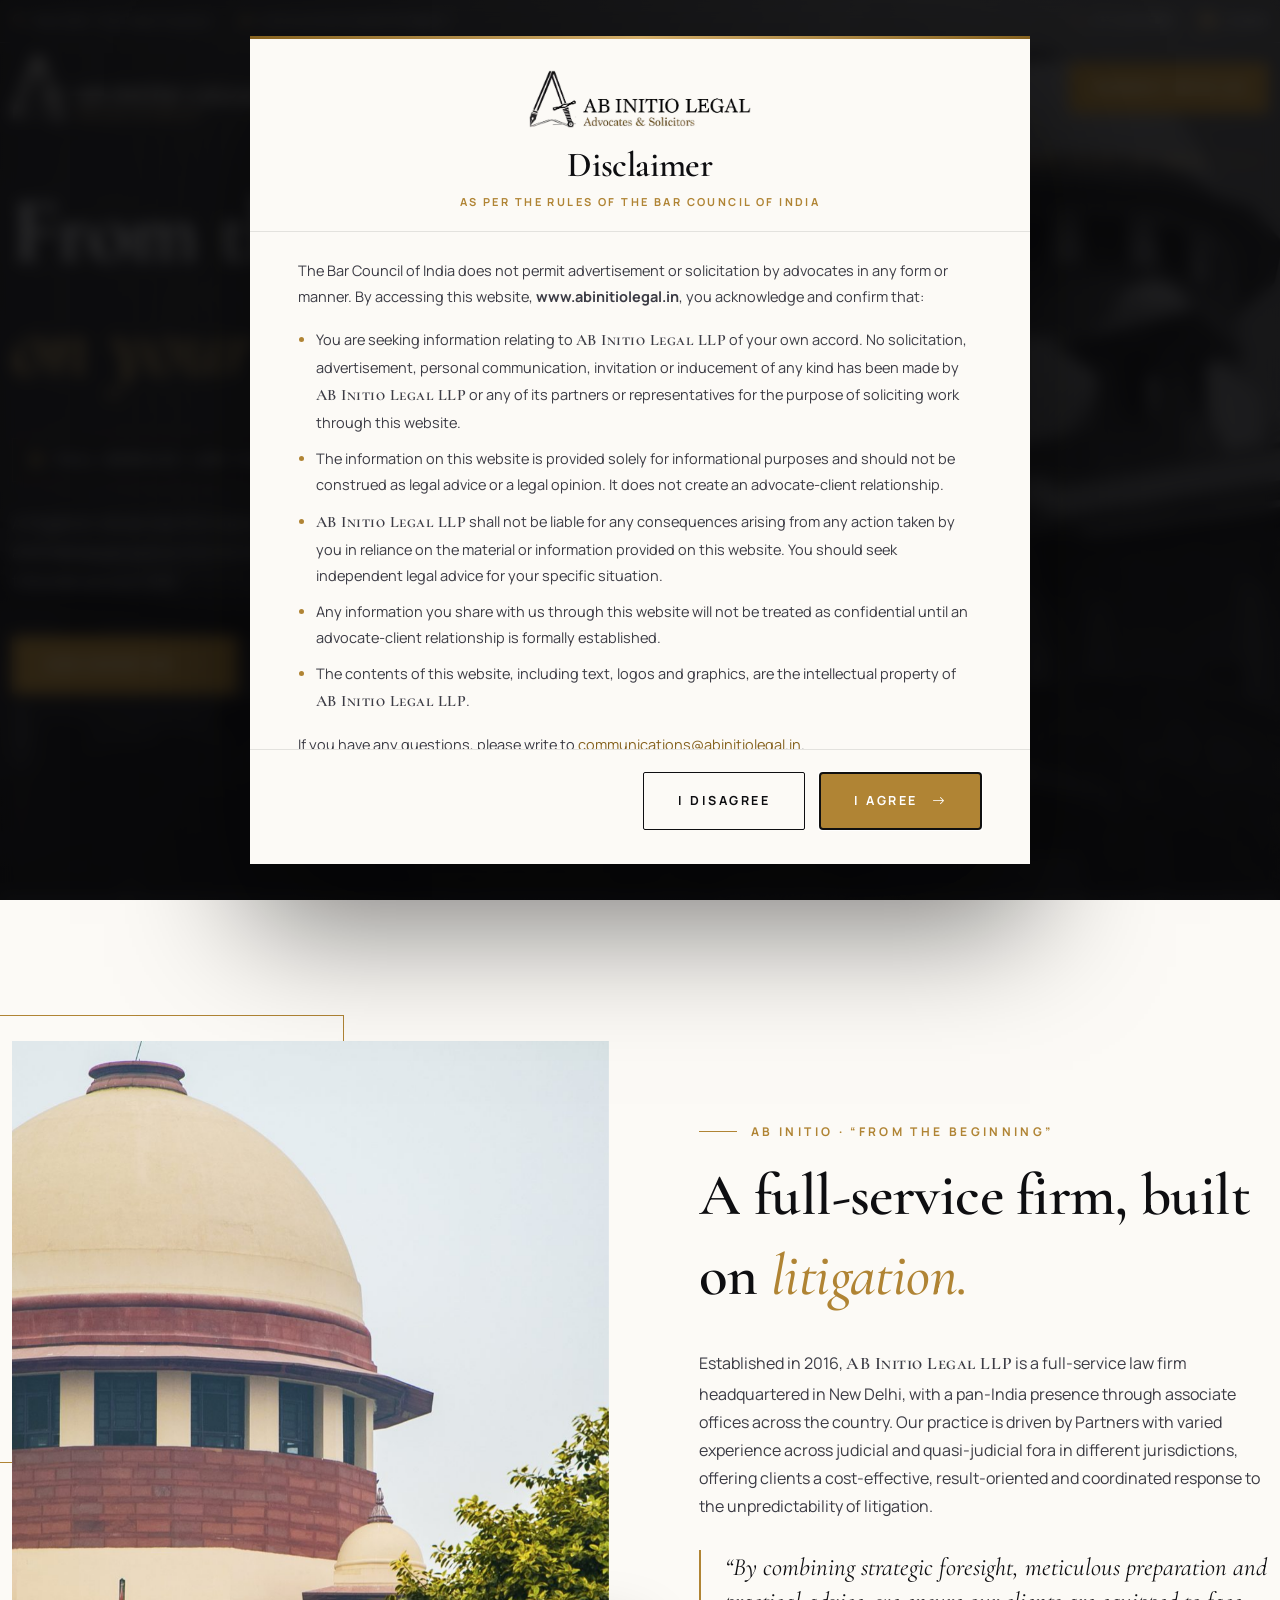
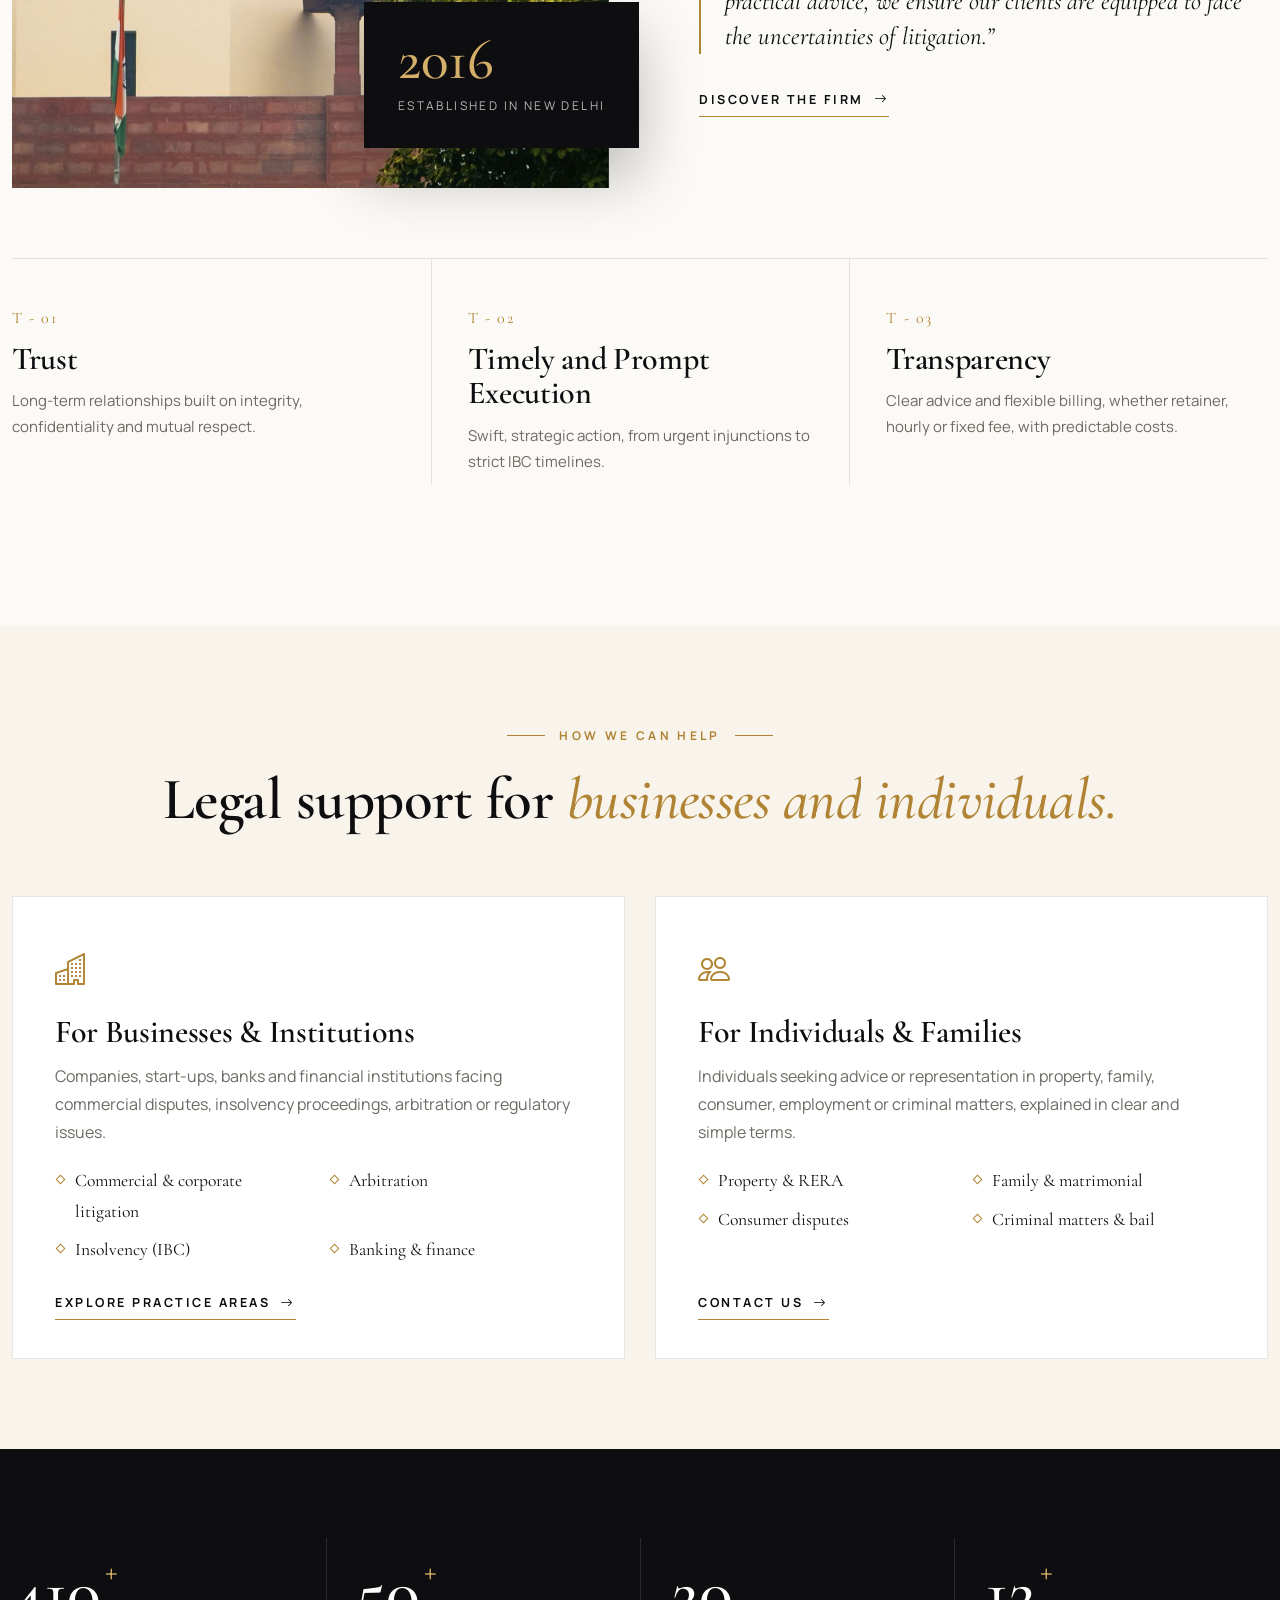
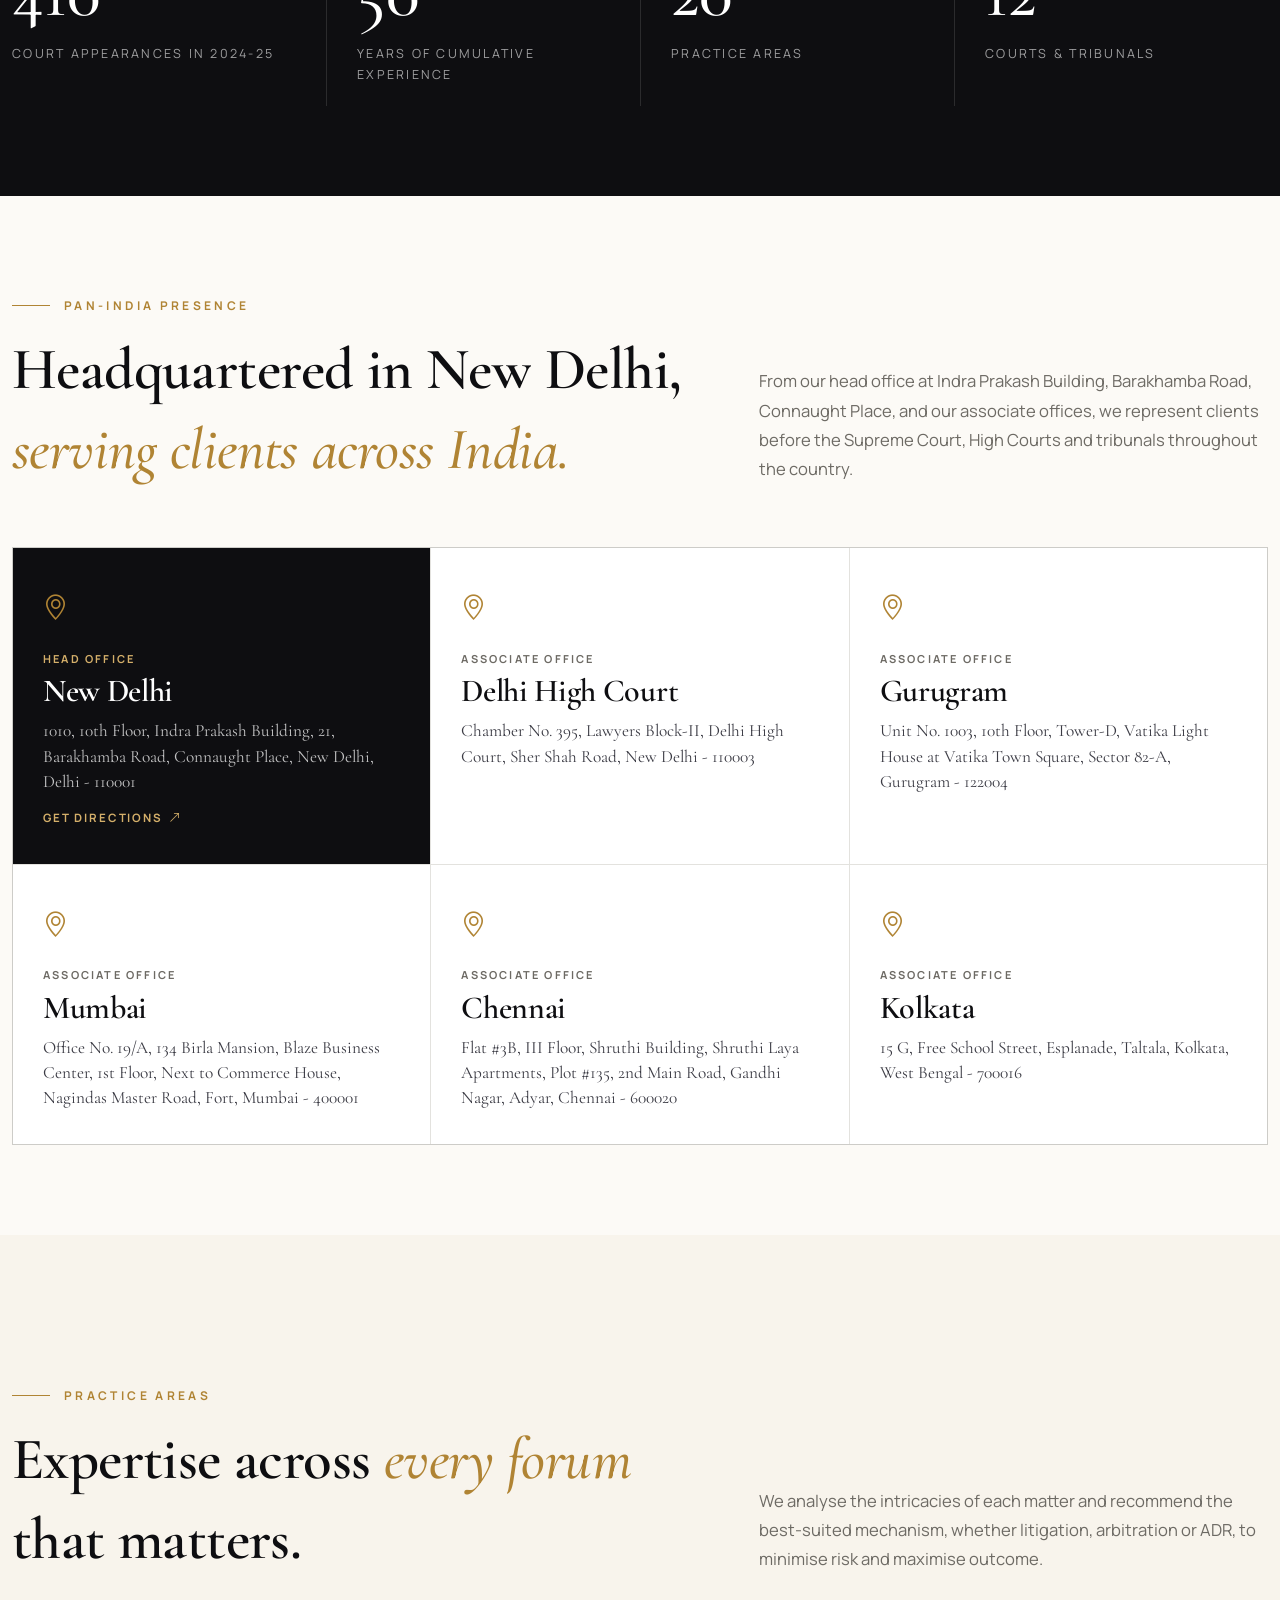
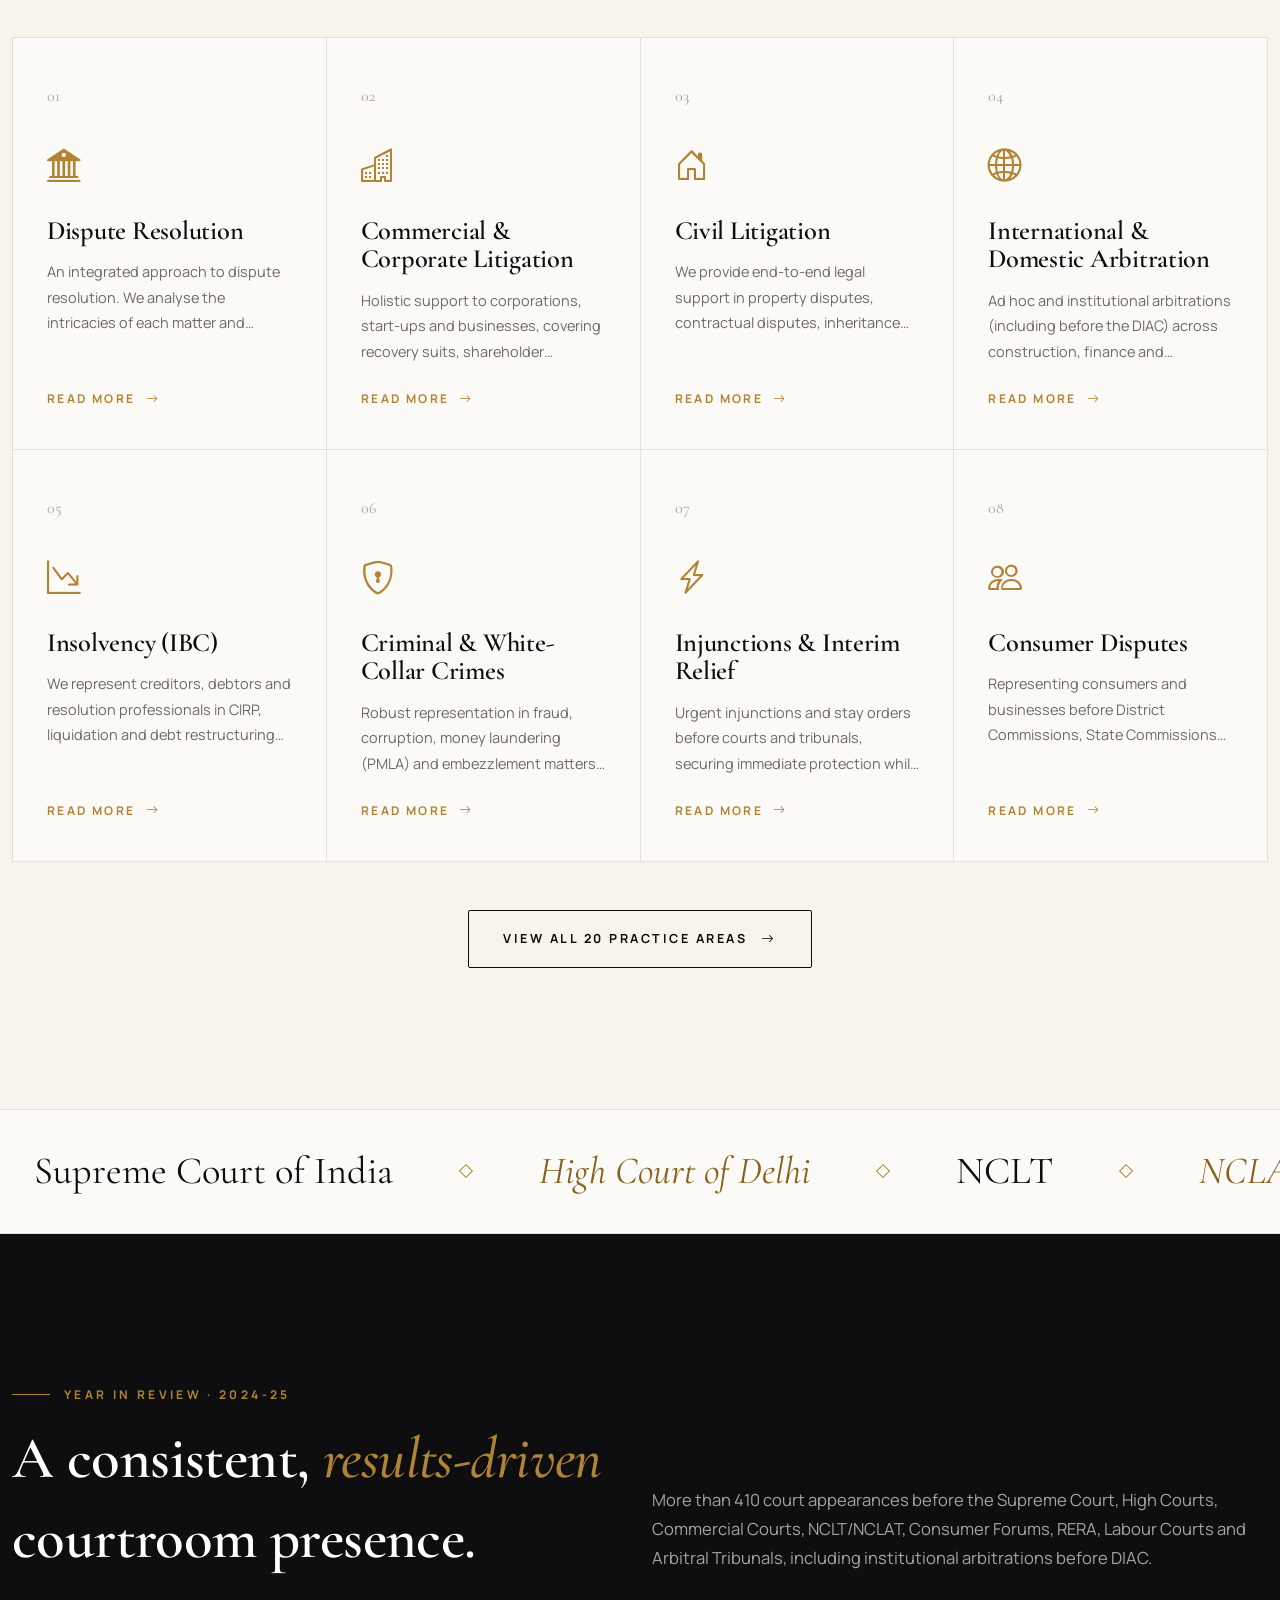
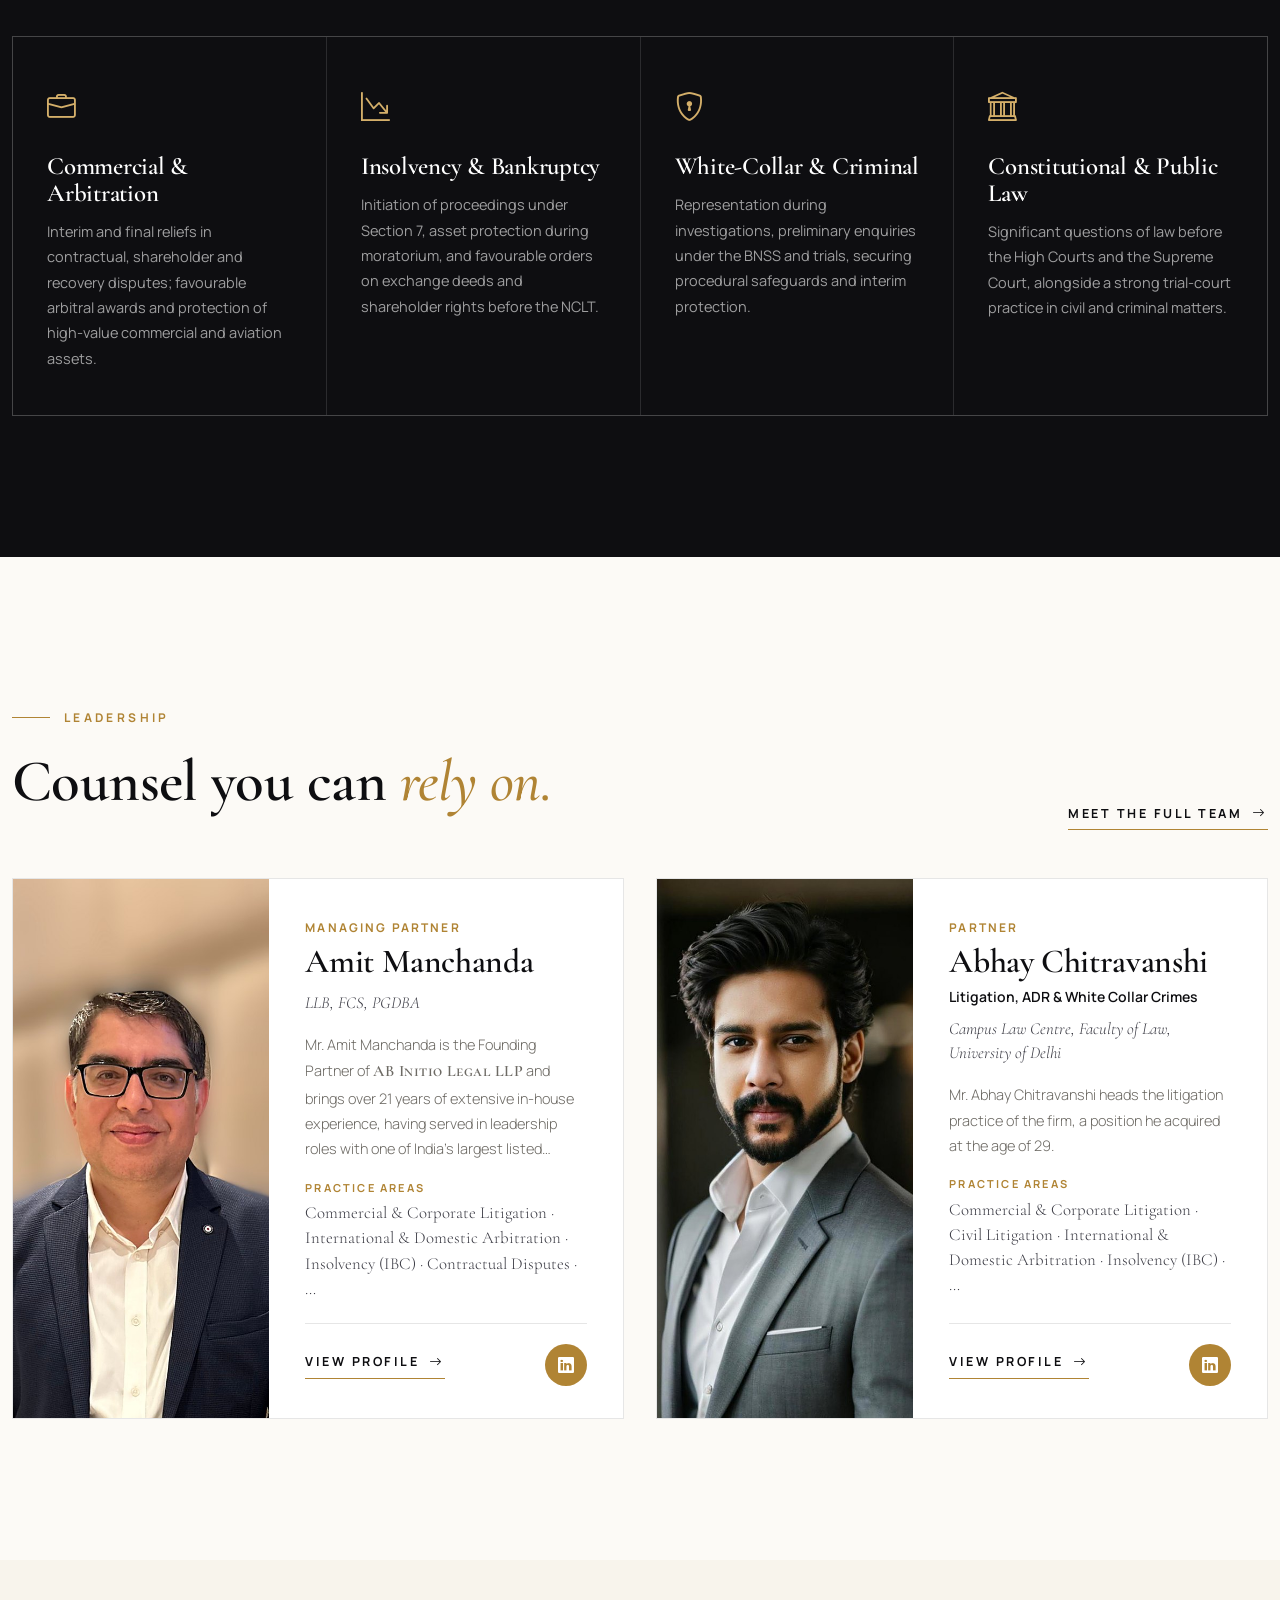
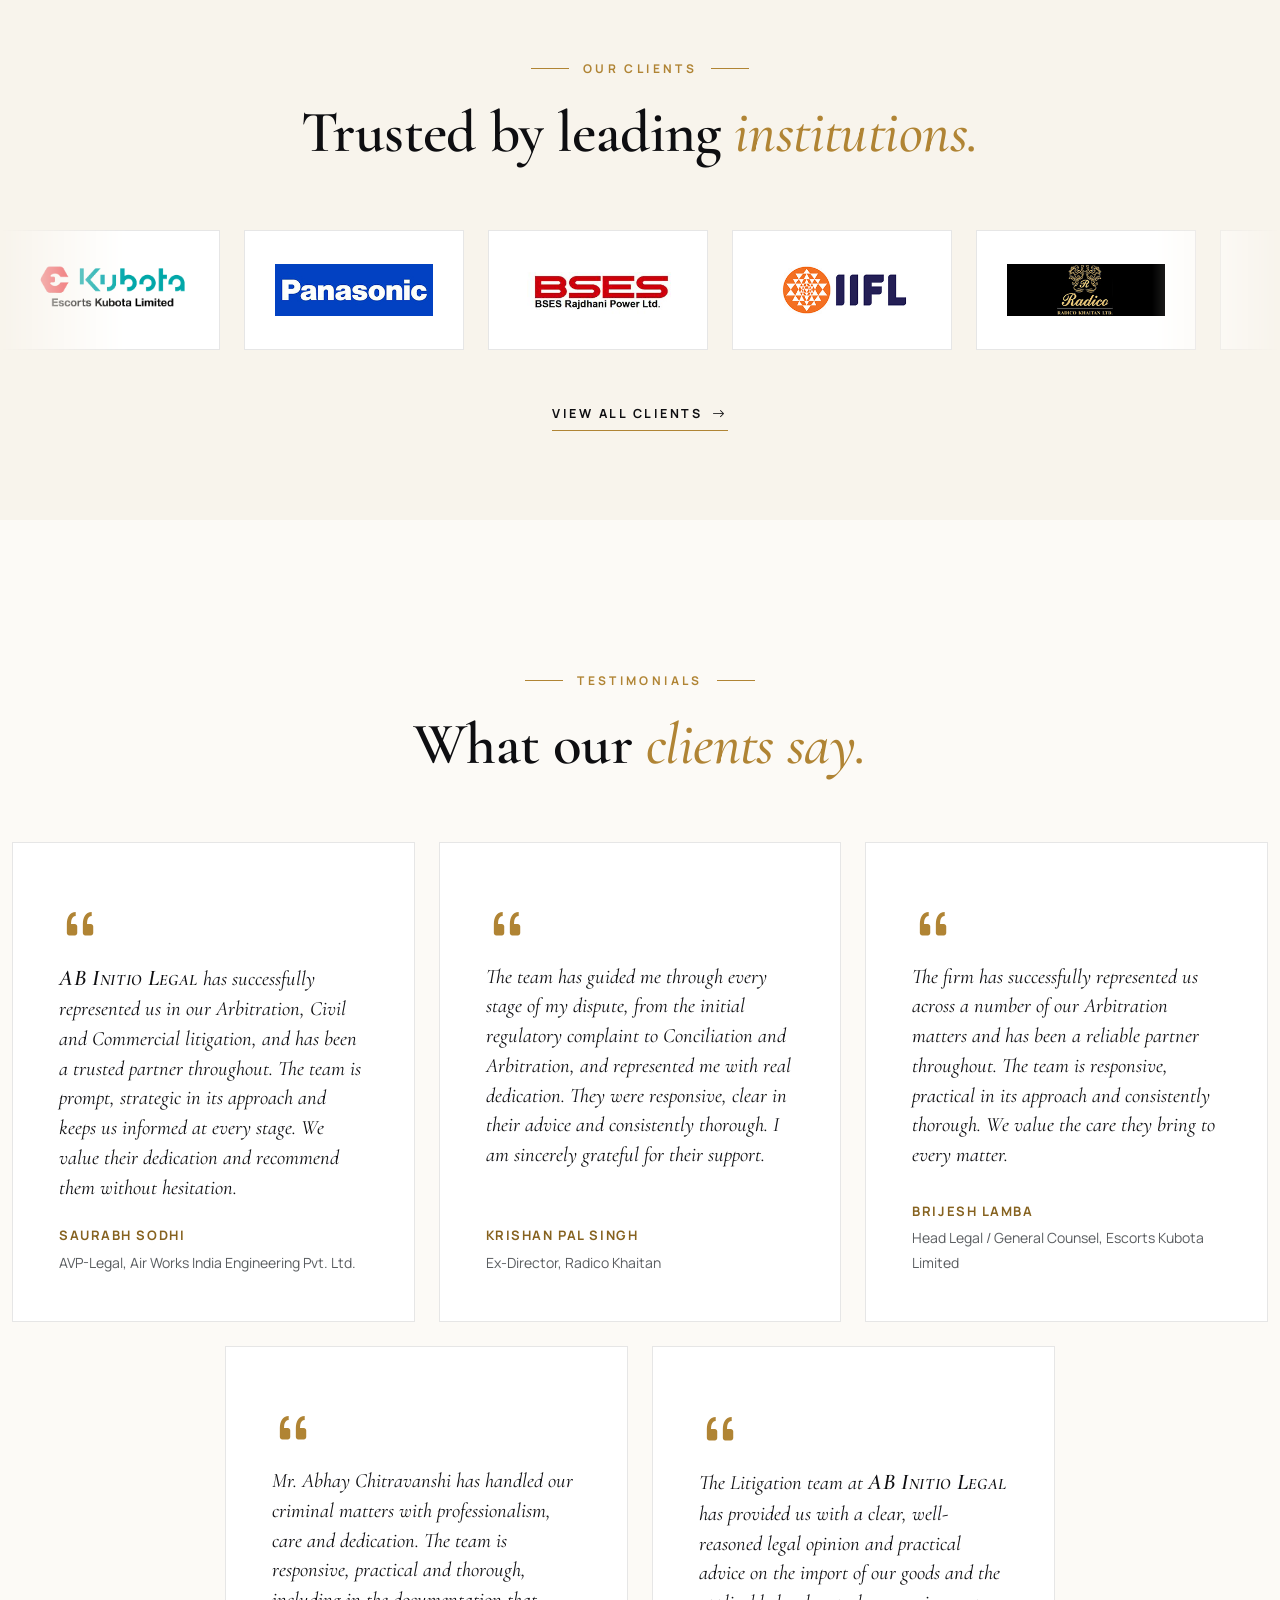
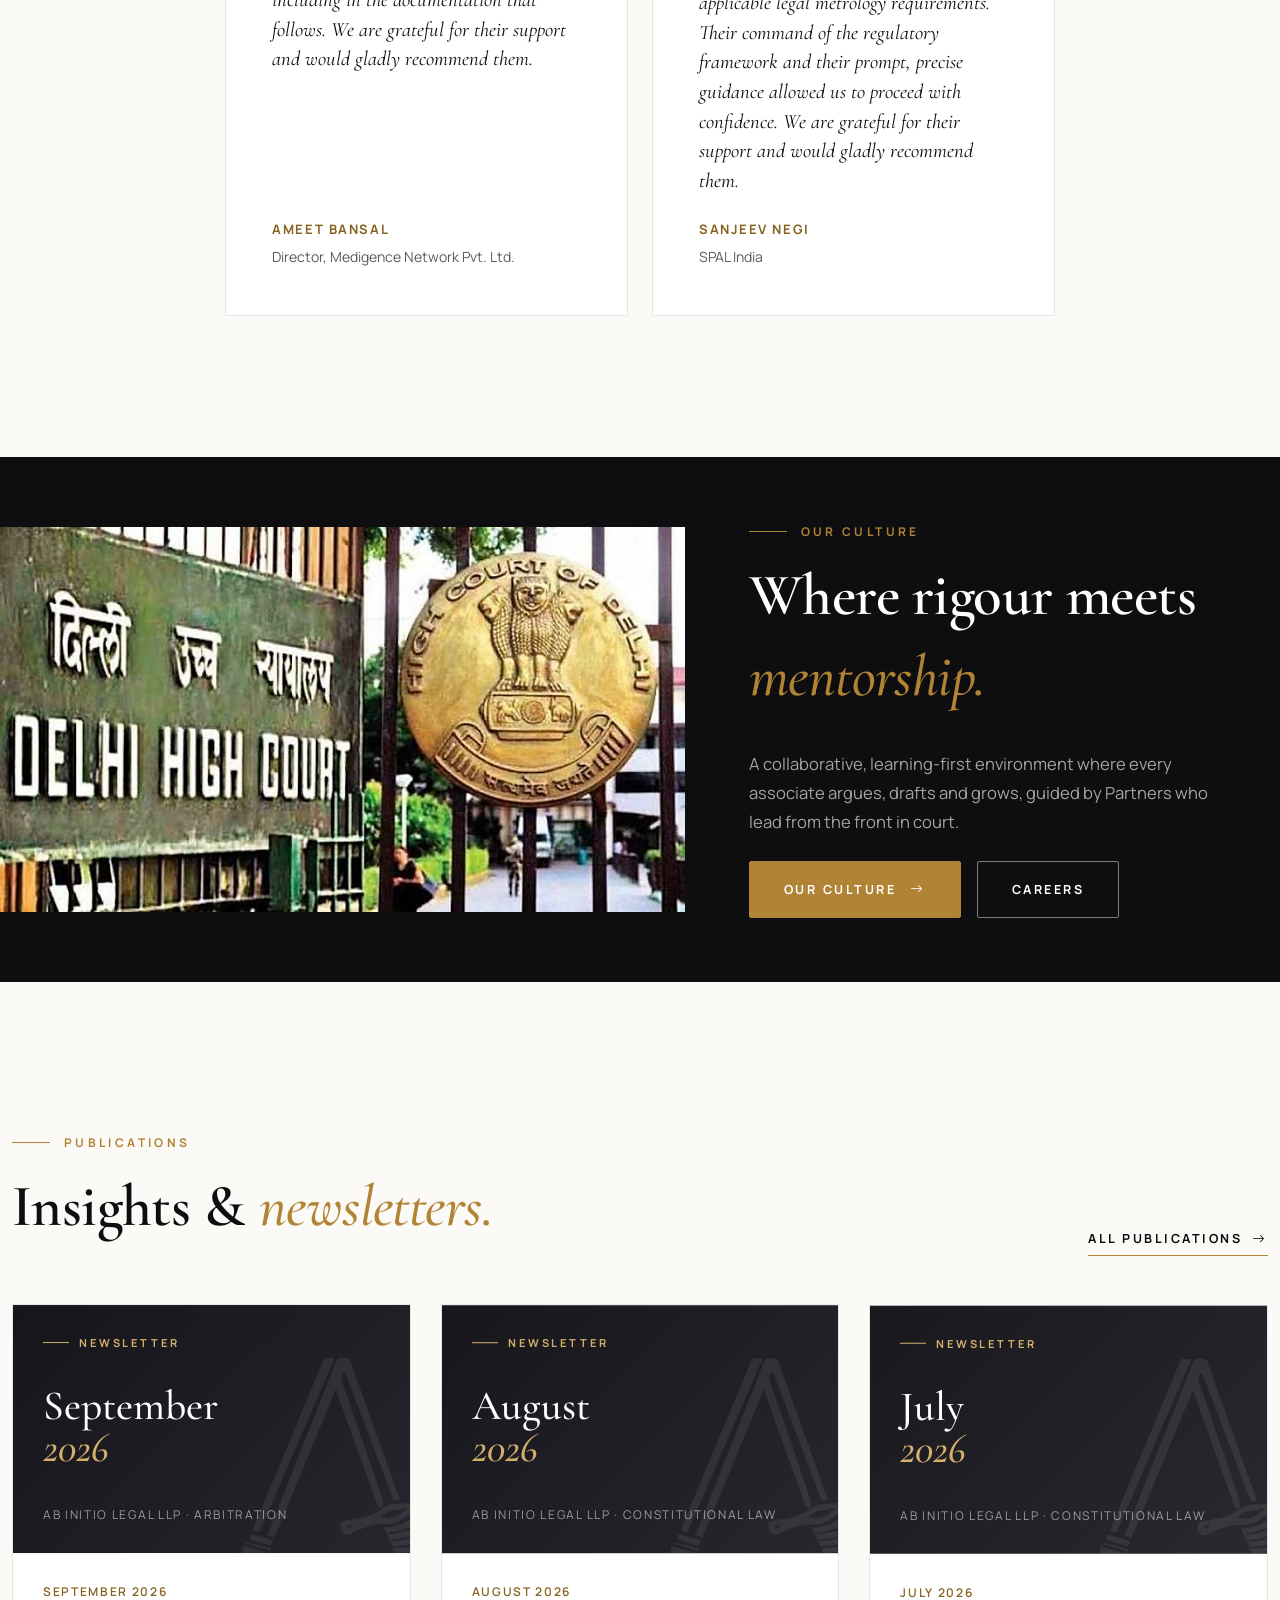
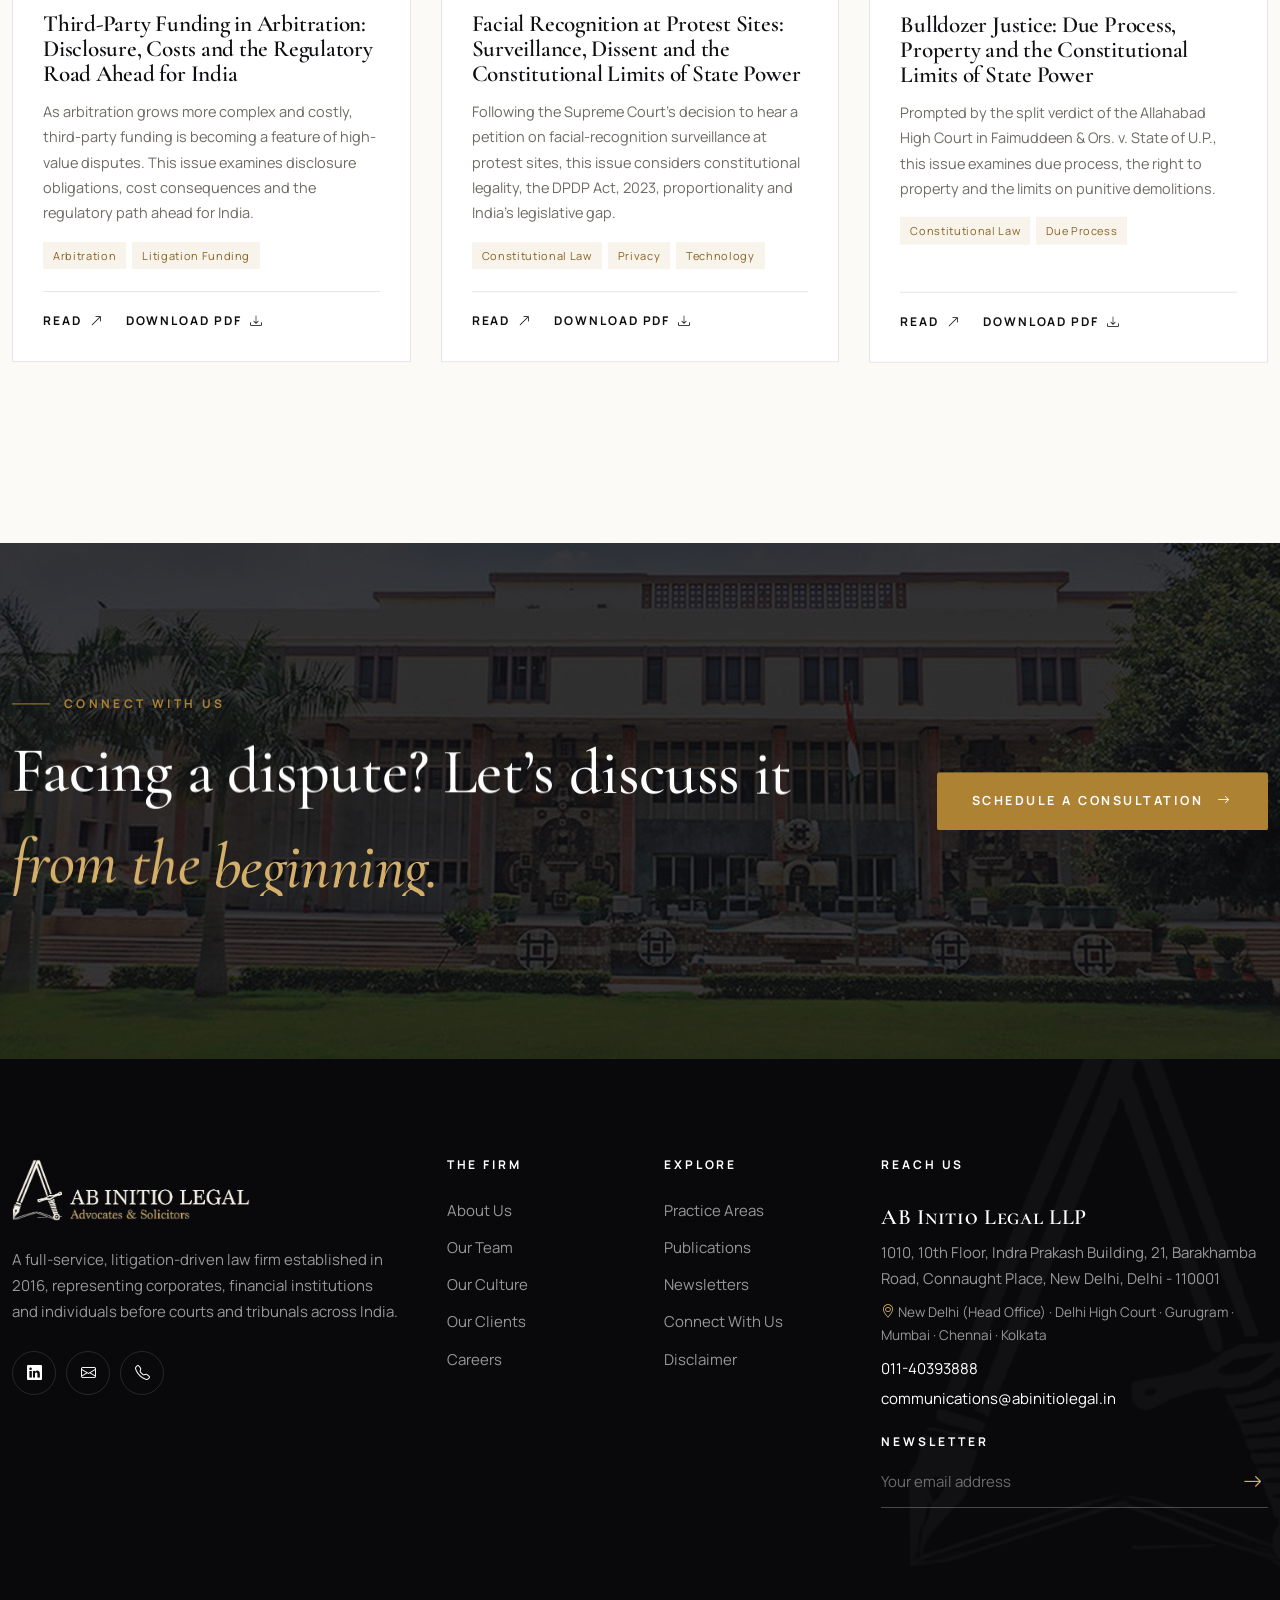
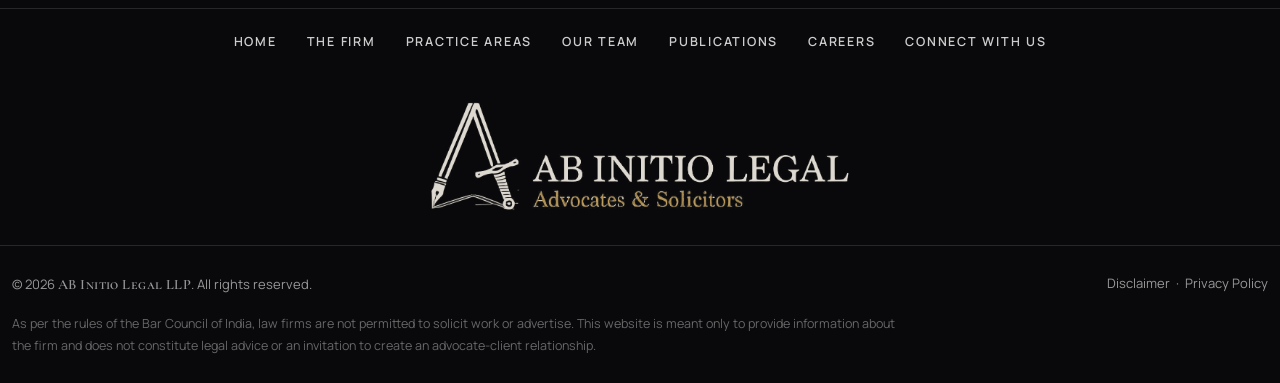
<file: index.html>
<!DOCTYPE html>
<html lang="en">
<head>
  <meta charset="utf-8">
  <meta name="viewport" content="width=device-width, initial-scale=1">
  <title>Ab Initio Legal LLP | Advocates &amp; Solicitors, New Delhi</title>
  <meta name="description" content="Ab Initio Legal LLP is a full-service, litigation-driven law firm in New Delhi, established in 2016, offering dispute resolution, commercial litigation, arbitration, insolvency, white-collar crime and SLPs before the Supreme Court of India.">
  <meta name="theme-color" content="#0e0e11">
  <meta property="og:title" content="Ab Initio Legal LLP - Advocates &amp; Solicitors">
  <meta property="og:description" content="Trust. Timely and Prompt Execution. Transparency. A litigation-driven law firm in New Delhi.">
  <meta property="og:image" content="assets/img/hero/supreme-court-of-india.jpg">
  <link rel="icon" href="favicon.ico">
  <link rel="icon" type="image/png" href="assets/img/brand/favicon.png">
  <link rel="apple-touch-icon" href="assets/img/brand/apple-touch-icon.png">
  <link rel="preconnect" href="https://fonts.googleapis.com">
  <link rel="preconnect" href="https://fonts.gstatic.com" crossorigin>
  <link href="https://fonts.googleapis.com/css2?family=Cormorant+Garamond:ital,wght@0,500;0,600;0,700;1,500;1,600&family=Manrope:wght@400;500;600;700&display=swap" rel="stylesheet">
  <link rel="stylesheet" href="assets/vendor/bootstrap.min.css">
  <link rel="stylesheet" href="assets/vendor/bootstrap-icons/bootstrap-icons.min.css">
  <link rel="stylesheet" href="assets/css/style.css">
  <link rel="preload" as="image" href="assets/img/hero/supreme-court-of-india.jpg">
</head>
<body data-page="home">
  <div id="ail-header"></div>

  <main>
    <!-- ============ HERO ============ -->
    <section class="hero" aria-label="Introduction">
      <div class="hero__slide is-active">
        <div class="hero__img" style="background-image:url('assets/img/hero/supreme-court-dome-sky.jpg');background-position:65% 40%" role="img" aria-label="The Supreme Court of India, New Delhi"></div>
        <div class="hero__content">
          <div class="container-xl">
            <div class="hero__caption">
              <div class="hero__label">Supreme Court of India</div>
              <h1 class="hero__title" data-hero-split>From the beginning, <em>on your side.</em></h1>
              <div class="hero__tagline"><span><i class="bi bi-bank"></i>Full-Service Law Firm</span><span><i class="bi bi-geo-alt"></i>Pan-India Presence</span></div>
              <p class="hero__text">A litigation-driven law firm representing corporates, financial institutions and individuals before the Hon’ble Supreme Court, High Courts and tribunals across India.</p>
              <div class="hero__actions">
                <a class="btn-ail" href="practice-areas.html">Our Expertise <i class="bi bi-arrow-right"></i></a>
                <a class="btn-ail btn-outline" href="contact.html">Connect With Us</a>
              </div>
            </div>
          </div>
        </div>
      </div>
      <div class="hero__slide">
        <div class="hero__img" style="background-image:url('assets/img/hero/delhi-high-court.jpg');background-position:center 30%" role="img" aria-label="The High Court of Delhi, New Delhi"></div>
        <div class="hero__content">
          <div class="container-xl">
            <div class="hero__caption">
              <div class="hero__label">High Court of Delhi</div>
              <h2 class="hero__title" data-hero-split>Strategic advocacy, <em>decisive outcomes.</em></h2>
              <div class="hero__tagline"><span><i class="bi bi-bank"></i>Full-Service Law Firm</span><span><i class="bi bi-geo-alt"></i>Pan-India Presence</span></div>
              <p class="hero__text">Original &amp; Appellate Side practice covering commercial suits, writs, arbitration petitions and urgent interim reliefs, argued with meticulous preparation.</p>
              <div class="hero__actions">
                <a class="btn-ail" href="about.html">About the Firm <i class="bi bi-arrow-right"></i></a>
                <a class="btn-ail btn-outline" href="team.html">Meet Our Team</a>
              </div>
            </div>
          </div>
        </div>
      </div>

      <div class="hero__nav">
        <div class="container-xl">
          <div class="hero__dots">
            <button class="hero__dot is-active" aria-label="Show slide 1: Supreme Court of India"><small><span class="num">01</span>Supreme Court</small><span class="bar"><span></span></span></button>
            <button class="hero__dot" aria-label="Show slide 2: High Court of Delhi"><small><span class="num">02</span>Delhi High Court</small><span class="bar"><span></span></span></button>
          </div>
          <div class="hero__scroll">Scroll</div>
        </div>
      </div>
    </section>

    <!-- ============ INTRO ============ -->
    <section class="section">
      <div class="container-xl">
        <div class="intro-grid">
          <div class="img-frame" data-reveal="fade">
            <div class="img-frame__main" data-reveal-img>
              <img src="assets/img/banners/supreme-court-dome.jpg" alt="Dome of the Supreme Court of India" data-parallax="10" loading="lazy">
            </div>
            <div class="img-frame__badge" data-reveal data-delay=".3">
              <strong>2016</strong>
              <span>Established in New Delhi</span>
            </div>
          </div>
          <div>
            <div class="eyebrow" data-reveal>Ab Initio · “From the Beginning”</div>
            <h2 class="section-title" data-split>A full-service firm, built on <em>litigation.</em></h2>
            <p data-reveal>Established in 2016, Ab Initio Legal LLP is a full-service law firm headquartered in New Delhi, with a pan-India presence through associate offices across the country. Our practice is driven by Partners with varied experience across judicial and quasi-judicial fora in different jurisdictions, offering clients a cost-effective, result-oriented and coordinated response to the unpredictability of litigation.</p>
            <p class="signature-quote" data-reveal>“By combining strategic foresight, meticulous preparation and practical advice, we ensure our clients are equipped to face the uncertainties of litigation.”</p>
            <a class="link-arrow" href="about.html" data-reveal>Discover the firm <i class="bi bi-arrow-right"></i></a>
          </div>
        </div>

        <div class="ts-grid" data-stagger>
          <div class="ts-item" data-stagger-item>
            <span class="num">T - 01</span>
            <h3>Trust</h3>
            <p>Long-term relationships built on integrity, confidentiality and mutual respect.</p>
          </div>
          <div class="ts-item" data-stagger-item>
            <span class="num">T - 02</span>
            <h3>Timely and Prompt Execution</h3>
            <p>Swift, strategic action, from urgent injunctions to strict IBC timelines.</p>
          </div>
          <div class="ts-item" data-stagger-item>
            <span class="num">T - 03</span>
            <h3>Transparency</h3>
            <p>Clear advice and flexible billing, whether retainer, hourly or fixed fee, with predictable costs.</p>
          </div>
        </div>
      </div>
    </section>

    <!-- ============ WHO WE HELP ============ -->
    <section class="section-sm bg-ivory">
      <div class="container-xl">
        <div class="text-center mb-5">
          <div class="eyebrow center" data-reveal>How We Can Help</div>
          <h2 class="section-title" data-split>Legal support for <em>businesses and individuals.</em></h2>
        </div>
        <div class="help-grid" data-stagger>
          <a class="help-card" href="practice-areas.html" data-stagger-item>
            <i class="bi bi-buildings"></i>
            <h3>For Businesses &amp; Institutions</h3>
            <p>Companies, start-ups, banks and financial institutions facing commercial disputes, insolvency proceedings, arbitration or regulatory issues.</p>
            <ul><li>Commercial &amp; corporate litigation</li><li>Arbitration</li><li>Insolvency (IBC)</li><li>Banking &amp; finance</li></ul>
            <span class="link-arrow">Explore practice areas <i class="bi bi-arrow-right"></i></span>
          </a>
          <a class="help-card" href="contact.html" data-stagger-item>
            <i class="bi bi-people"></i>
            <h3>For Individuals &amp; Families</h3>
            <p>Individuals seeking advice or representation in property, family, consumer, employment or criminal matters, explained in clear and simple terms.</p>
            <ul><li>Property &amp; RERA</li><li>Family &amp; matrimonial</li><li>Consumer disputes</li><li>Criminal matters &amp; bail</li></ul>
            <span class="link-arrow">Contact us <i class="bi bi-arrow-right"></i></span>
          </a>
        </div>
      </div>
    </section>

    <!-- ============ STATS ============ -->
    <section class="section-sm bg-ink">
      <div class="container-xl">
        <div class="stats">
          <div class="stat" data-reveal><div class="stat__num"><span data-count="410">410</span><sup>+</sup></div><div class="stat__label">Court appearances in 2024-25</div></div>
          <div class="stat" data-reveal data-delay=".1"><div class="stat__num"><span data-count="50">50</span><sup>+</sup></div><div class="stat__label">Years of cumulative experience</div></div>
          <div class="stat" data-reveal data-delay=".2"><div class="stat__num"><span data-count="20">20</span></div><div class="stat__label">Practice areas</div></div>
          <div class="stat" data-reveal data-delay=".3"><div class="stat__num"><span data-count="12">12</span><sup>+</sup></div><div class="stat__label">Courts &amp; tribunals</div></div>
        </div>
      </div>
    </section>
 
    <!-- ============ PAN-INDIA PRESENCE ============ -->
    <section class="section-sm">
      <div class="container-xl">
        <div class="row align-items-end mb-5 g-4">
          <div class="col-lg-7">
            <div class="eyebrow" data-reveal>Pan-India Presence</div>
            <h2 class="section-title mb-0" data-split>Headquartered in New Delhi, <em>serving clients across India.</em></h2>
          </div>
          <div class="col-lg-5">
            <p class="lead-text" data-reveal>From our head office at Indra Prakash Building, Barakhamba Road, Connaught Place, and our associate offices, we represent clients before the Supreme Court, High Courts and tribunals throughout the country.</p>
          </div>
        </div>
        <div class="offices-grid" data-offices data-stagger></div>
      </div>
    </section>

    <!-- ============ PRACTICE AREAS ============ -->
    <section class="section bg-ivory">
      <div class="container-xl">
        <div class="row align-items-end mb-5 g-4">
          <div class="col-lg-7">
            <div class="eyebrow" data-reveal>Practice Areas</div>
            <h2 class="section-title mb-0" data-split>Expertise across <em>every forum</em> that matters.</h2>
          </div>
          <div class="col-lg-5">
            <p class="lead-text" data-reveal>We analyse the intricacies of each matter and recommend the best-suited mechanism, whether litigation, arbitration or ADR, to minimise risk and maximise outcome.</p>
          </div>
        </div>
        <div class="practice-grid" id="practiceGrid" data-limit="8" data-stagger></div>
        <div class="text-center mt-5" data-reveal>
          <a class="btn-ail btn-dark-outline" href="practice-areas.html">View all 20 Practice Areas <i class="bi bi-arrow-right"></i></a>
        </div>
      </div>
    </section>

    <!-- ============ FORUMS MARQUEE ============ -->
    <div class="marquee" id="forumsMarquee" aria-label="Forums where we appear"></div>

    <!-- ============ YEAR IN REVIEW ============ -->
    <section class="section bg-ink">
      <div class="container-xl">
        <div class="row mb-5 g-4 align-items-end">
          <div class="col-lg-6">
            <div class="eyebrow" data-reveal>Year in Review · 2024-25</div>
            <h2 class="section-title mb-0" data-split>A consistent, <em>results-driven</em> courtroom presence.</h2>
          </div>
          <div class="col-lg-6">
            <p class="lead-text" data-reveal>More than 410 court appearances before the Supreme Court, High Courts, Commercial Courts, NCLT/NCLAT, Consumer Forums, RERA, Labour Courts and Arbitral Tribunals, including institutional arbitrations before DIAC.</p>
          </div>
        </div>
        <div class="review-grid" data-stagger>
          <div class="review-card" data-stagger-item>
            <i class="bi bi-briefcase"></i>
            <h4>Commercial &amp; Arbitration</h4>
            <p>Interim and final reliefs in contractual, shareholder and recovery disputes; favourable arbitral awards and protection of high-value commercial and aviation assets.</p>
          </div>
          <div class="review-card" data-stagger-item>
            <i class="bi bi-graph-down-arrow"></i>
            <h4>Insolvency &amp; Bankruptcy</h4>
            <p>Initiation of proceedings under Section 7, asset protection during moratorium, and favourable orders on exchange deeds and shareholder rights before the NCLT.</p>
          </div>
          <div class="review-card" data-stagger-item>
            <i class="bi bi-shield-lock"></i>
            <h4>White-Collar &amp; Criminal</h4>
            <p>Representation during investigations, preliminary enquiries under the BNSS and trials, securing procedural safeguards and interim protection.</p>
          </div>
          <div class="review-card" data-stagger-item>
            <i class="bi bi-bank"></i>
            <h4>Constitutional &amp; Public Law</h4>
            <p>Significant questions of law before the High Courts and the Supreme Court, alongside a strong trial-court practice in civil and criminal matters.</p>
          </div>
        </div>
      </div>
    </section>

    <!-- ============ LEADERSHIP ============ -->
    <section class="section">
      <div class="container-xl">
        <div class="row align-items-end mb-5 g-4">
          <div class="col-lg-7">
            <div class="eyebrow" data-reveal>Leadership</div>
            <h2 class="section-title mb-0" data-split>Counsel you can <em>rely on.</em></h2>
          </div>
          <div class="col-lg-5 text-lg-end" data-reveal>
            <a class="link-arrow" href="team.html">Meet the full team <i class="bi bi-arrow-right"></i></a>
          </div>
        </div>
        <div class="team-grid lead" data-team="partners" data-stagger></div>
      </div>
    </section>

    <!-- ============ CLIENTS ============ -->
    <section class="section-sm bg-ivory">
      <div class="container-xl">
        <div class="text-center mb-5">
          <div class="eyebrow center" data-reveal>Our Clients</div>
          <h2 class="section-title" data-split>Trusted by leading <em>institutions.</em></h2>
        </div>
      </div>
      <div class="clients-marquee" id="clientsMarquee"></div>
      <div class="text-center mt-5" data-reveal><a class="link-arrow" href="clients.html">View all clients <i class="bi bi-arrow-right"></i></a></div>
    </section>

    <!-- ============ TESTIMONIALS ============ -->
    <section class="section" id="testimonials">
      <div class="container-xl">
        <div class="text-center mb-5">
          <div class="eyebrow center" data-reveal>Testimonials</div>
          <h2 class="section-title" data-split>What our <em>clients say.</em></h2>
        </div>
        <div class="row g-4 justify-content-center" id="testimonialsList" data-stagger></div>
      </div>
    </section>

    <!-- ============ CULTURE SPLIT ============ -->
    <section class="split split--photo bg-ink">
      <div class="split__img"><img src="assets/img/banners/delhi-high-court-gate.jpg" alt="The High Court of Delhi" loading="lazy"></div>
      <div class="split__body">
        <div class="eyebrow" data-reveal>Our Culture</div>
        <h2 class="section-title" data-split>Where rigour meets <em>mentorship.</em></h2>
        <p class="lead-text mb-4" data-reveal>A collaborative, learning-first environment where every associate argues, drafts and grows, guided by Partners who lead from the front in court.</p>
        <div class="d-flex flex-wrap gap-3" data-reveal>
          <a class="btn-ail" href="culture.html">Our Culture <i class="bi bi-arrow-right"></i></a>
          <a class="btn-ail btn-outline" href="careers.html">Careers</a>
        </div>
      </div>
    </section>

    <!-- ============ PUBLICATIONS ============ -->
    <section class="section">
      <div class="container-xl">
        <div class="row align-items-end mb-5 g-4">
          <div class="col-lg-7">
            <div class="eyebrow" data-reveal>Publications</div>
            <h2 class="section-title mb-0" data-split>Insights &amp; <em>newsletters.</em></h2>
          </div>
          <div class="col-lg-5 text-lg-end" data-reveal>
            <a class="link-arrow" href="publications.html">All publications <i class="bi bi-arrow-right"></i></a>
          </div>
        </div>
        <div class="pub-grid" id="latestPubs" data-stagger></div>
      </div>
    </section>

    <!-- ============ CTA ============ -->
    <section class="cta-band section">
      <div class="cta-band__img" style="background-image:url('assets/img/banners/delhi-high-court-building.jpg')" data-parallax="16"></div>
      <div class="container-xl">
        <div class="row align-items-center g-5">
          <div class="col-lg-8">
            <div class="eyebrow" data-reveal>Connect With Us</div>
            <h2 data-split>Facing a dispute? Let’s discuss it <em>from the beginning.</em></h2>
          </div>
          <div class="col-lg-4 text-lg-end" data-reveal>
            <a class="btn-ail" href="contact.html">Schedule a Consultation <i class="bi bi-arrow-right"></i></a>
          </div>
        </div>
      </div>
    </section>
  </main>

  <div id="ail-footer"></div>

  <script src="assets/vendor/bootstrap.bundle.min.js"></script>
  <script src="assets/vendor/gsap.min.js"></script>
  <script src="assets/vendor/ScrollTrigger.min.js"></script>
  <script src="assets/data/site-data.js"></script>
  <script src="assets/data/publications.js"></script>
  <script src="assets/js/layout.js"></script>
  <script src="assets/js/main.js"></script>
</body>
</html>
</file>
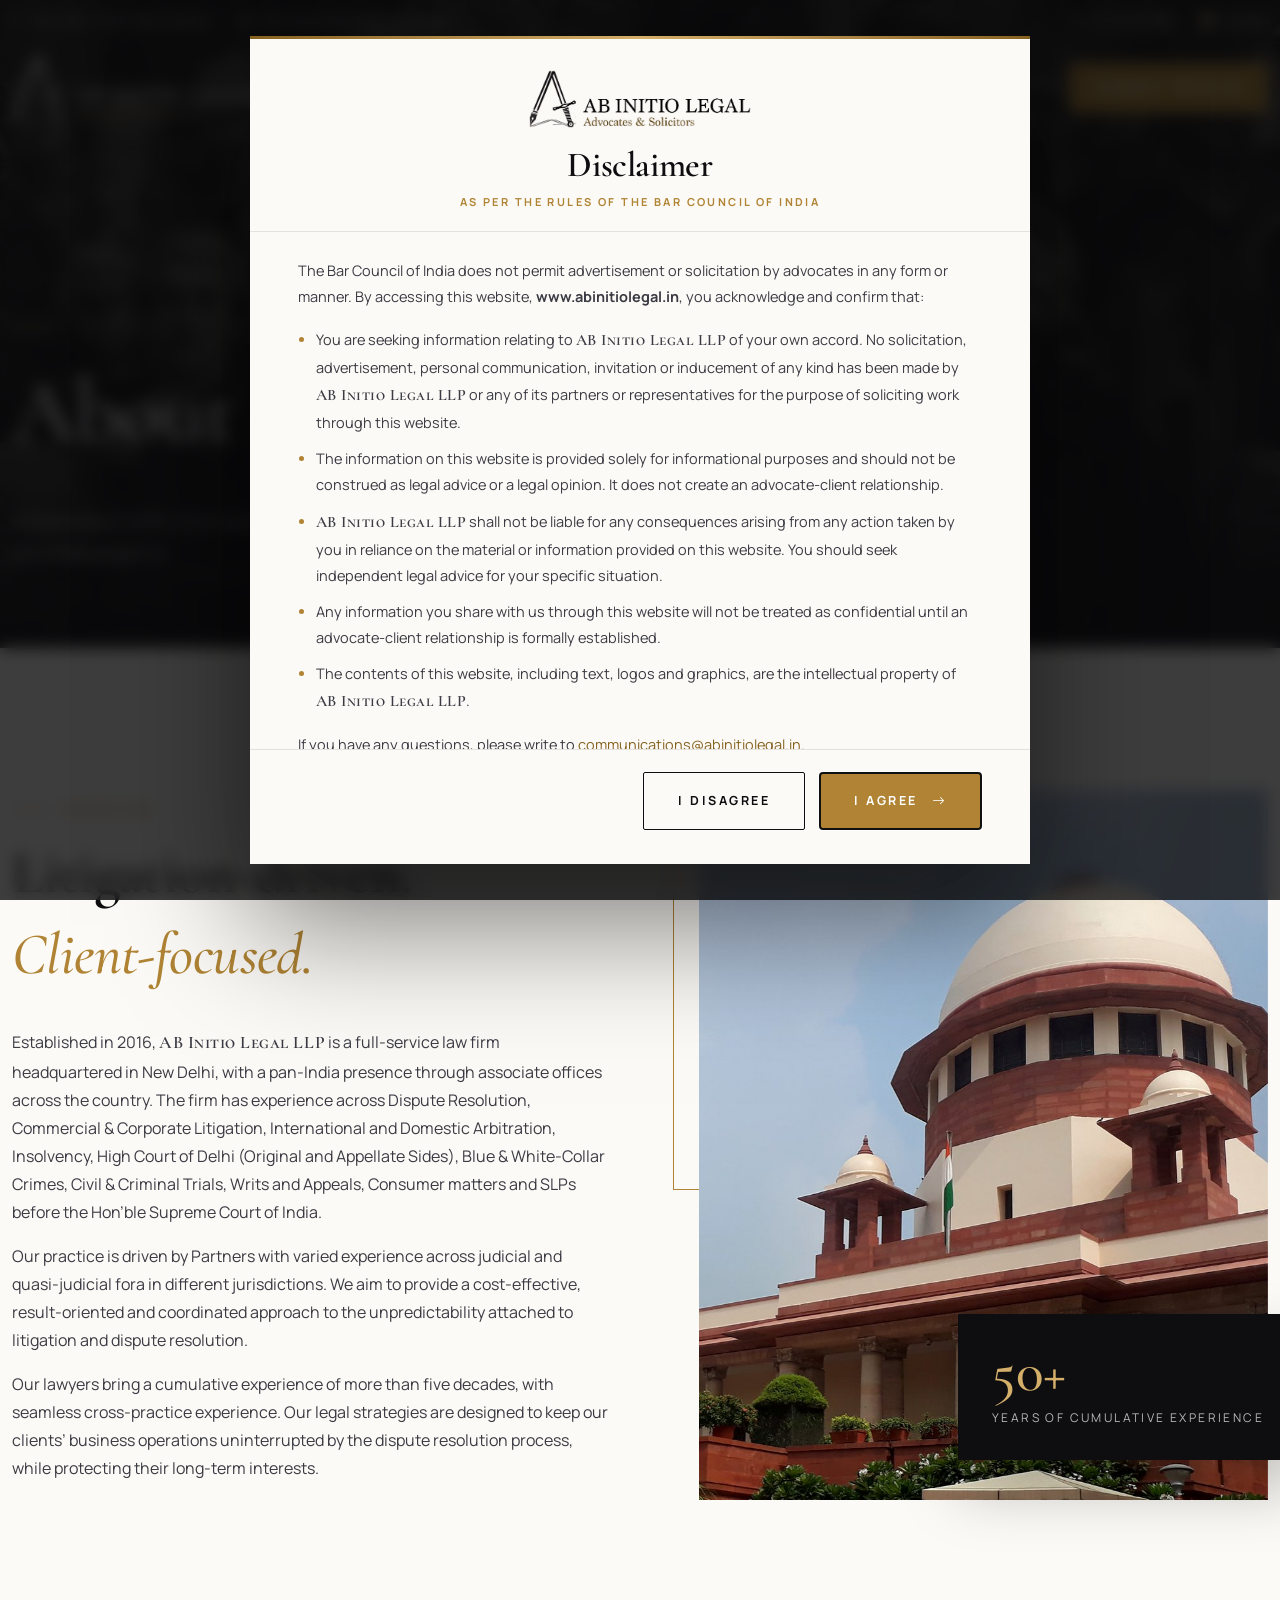
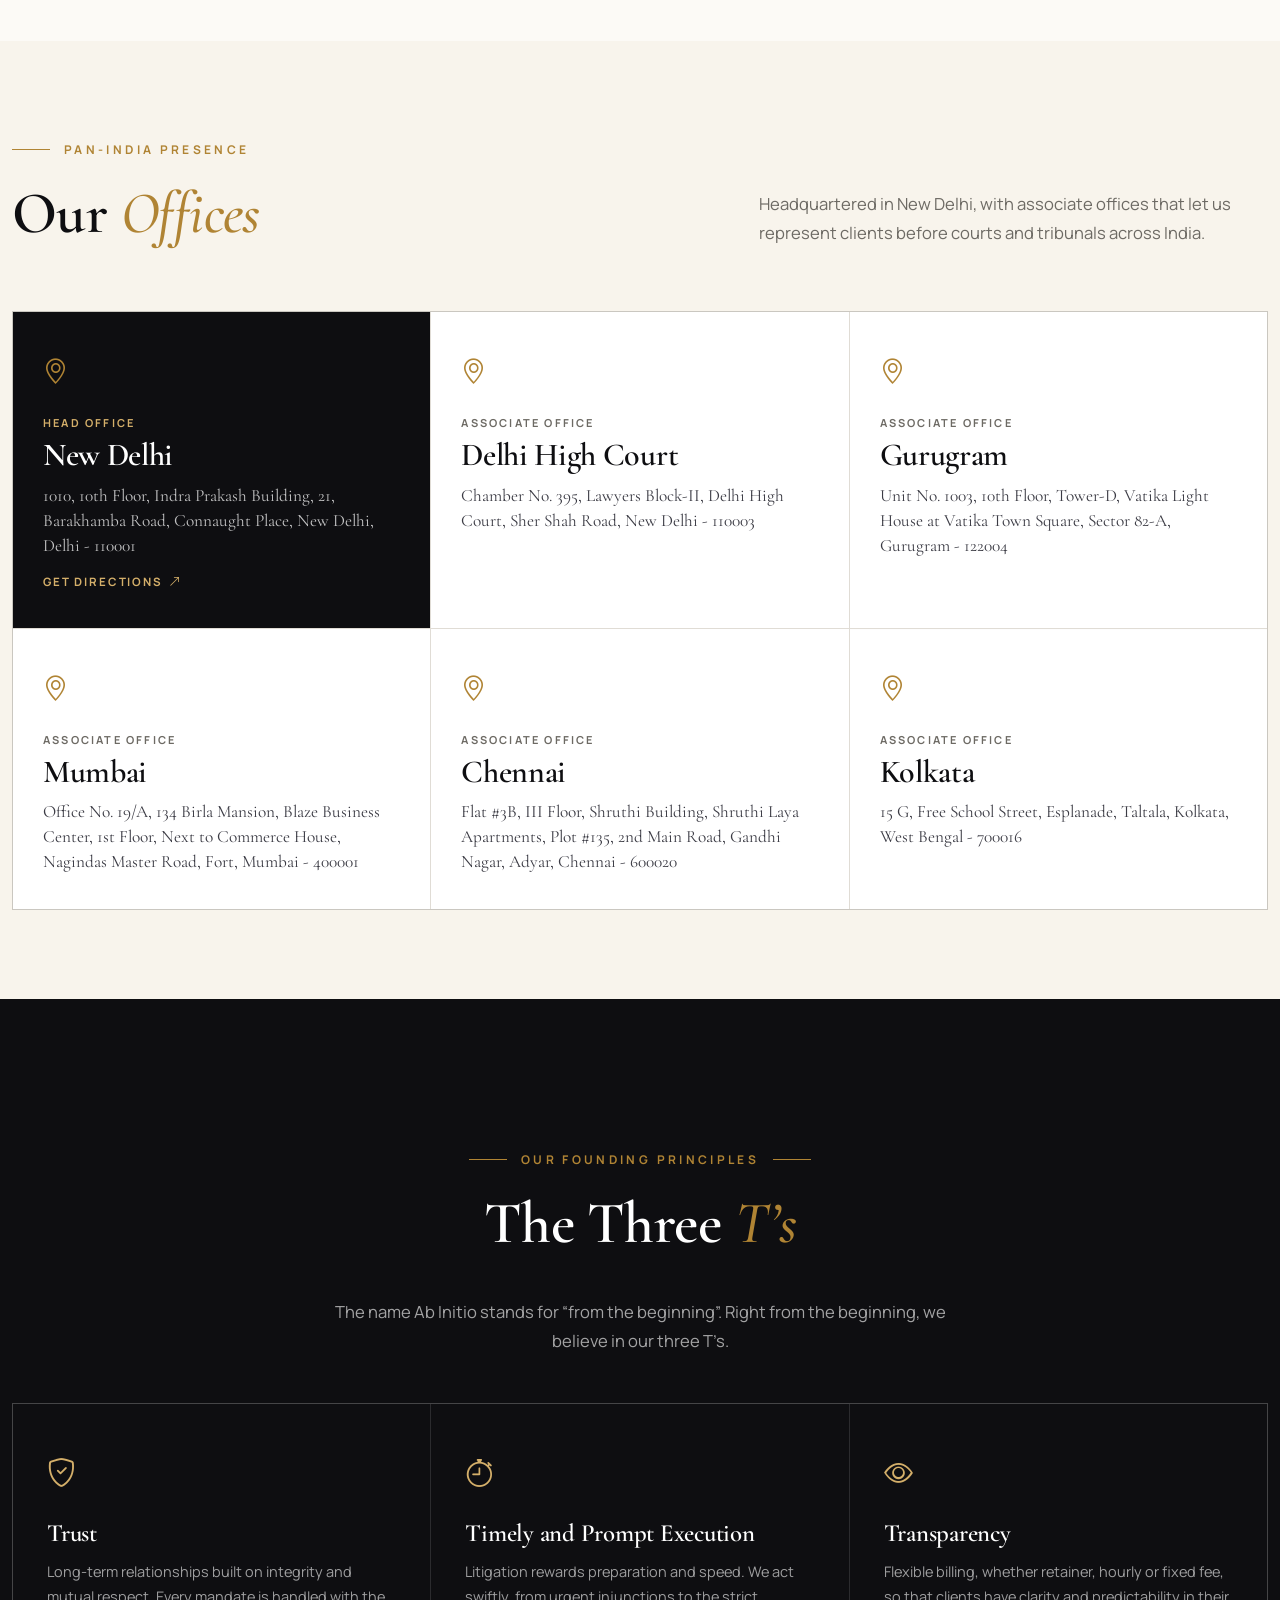
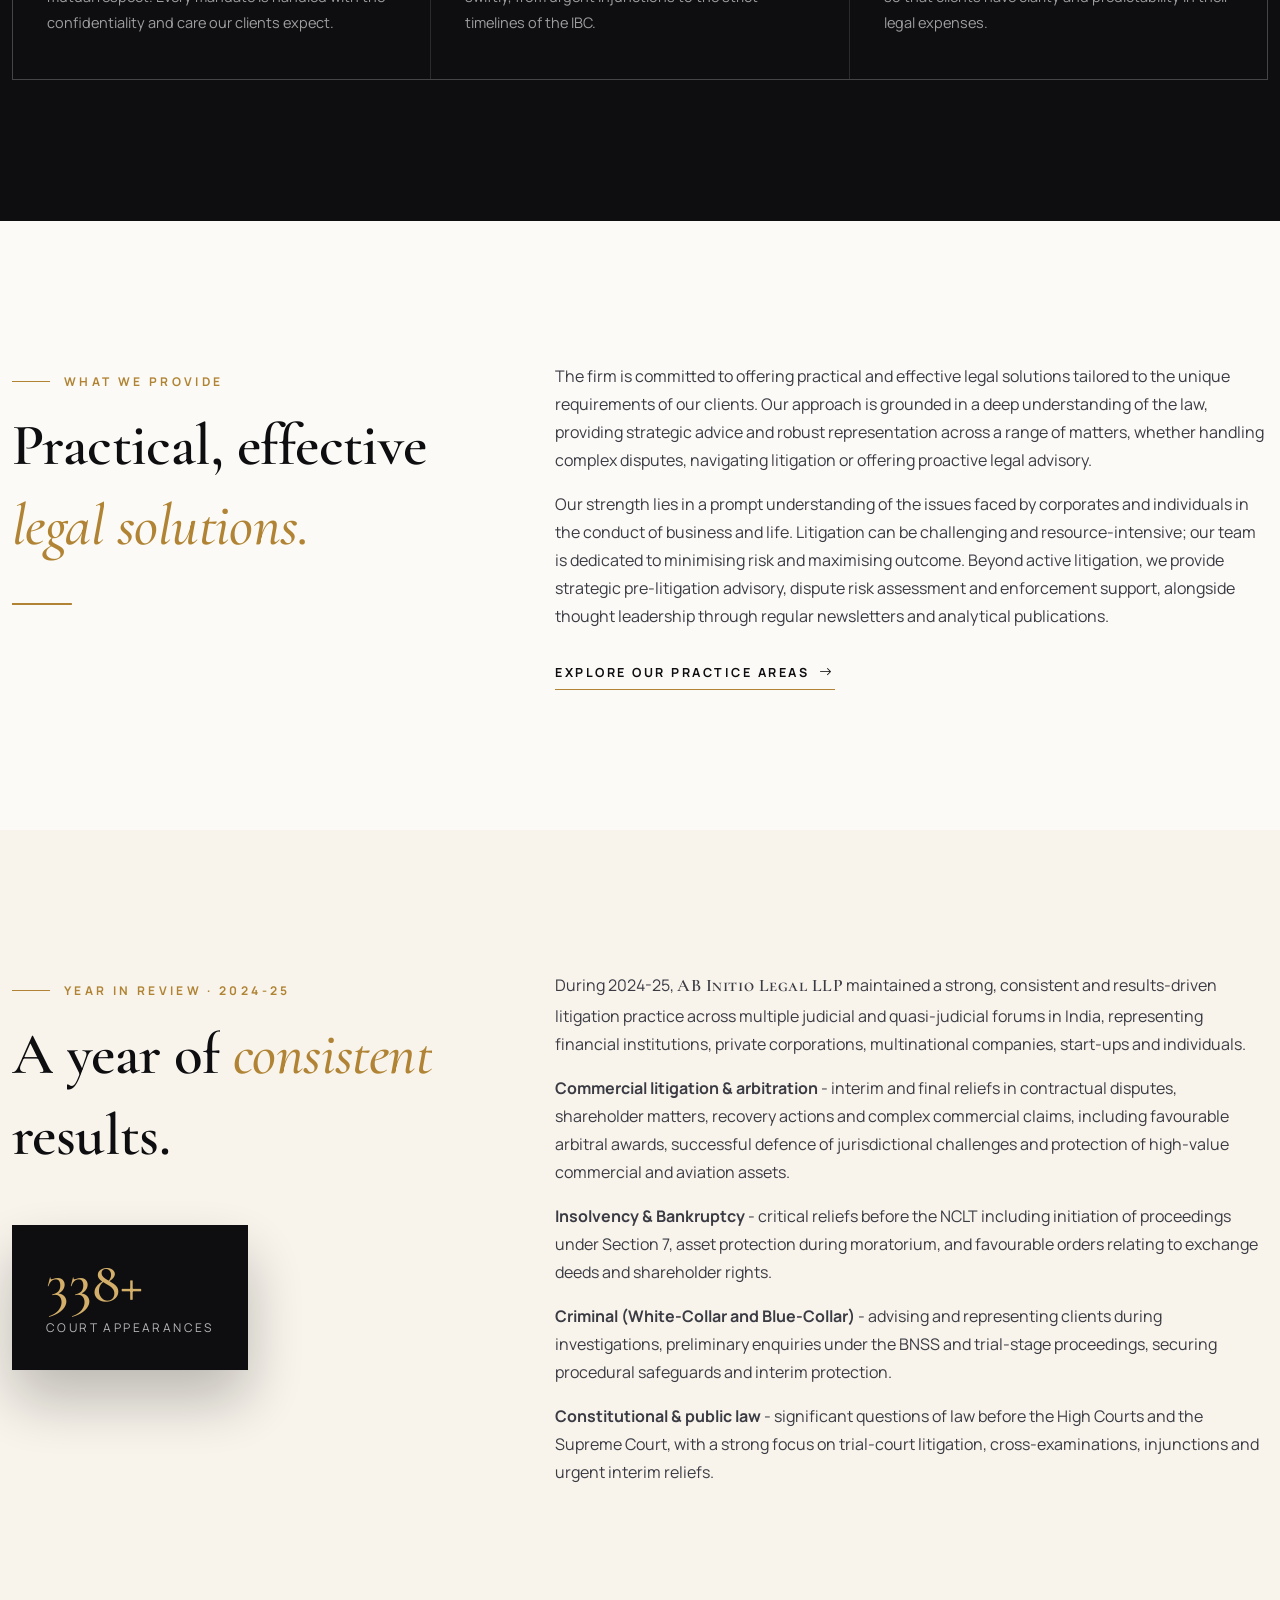
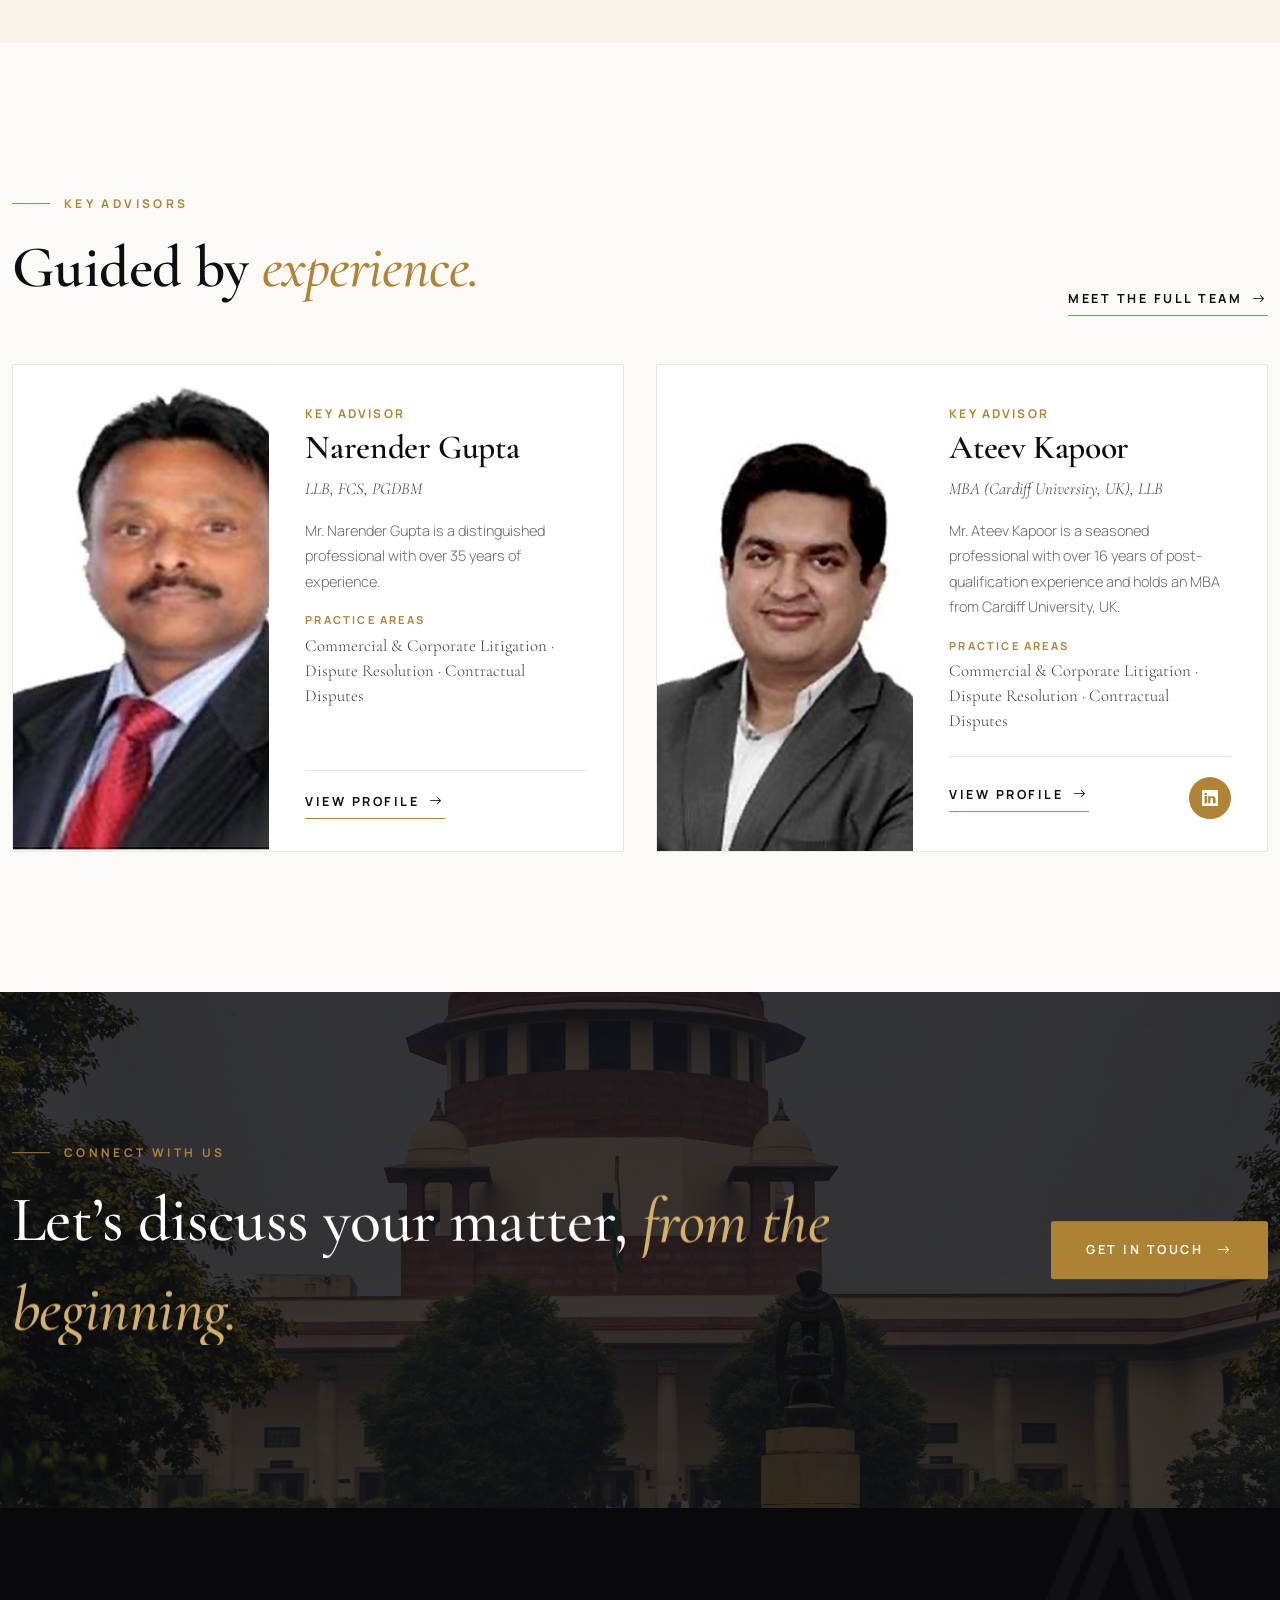
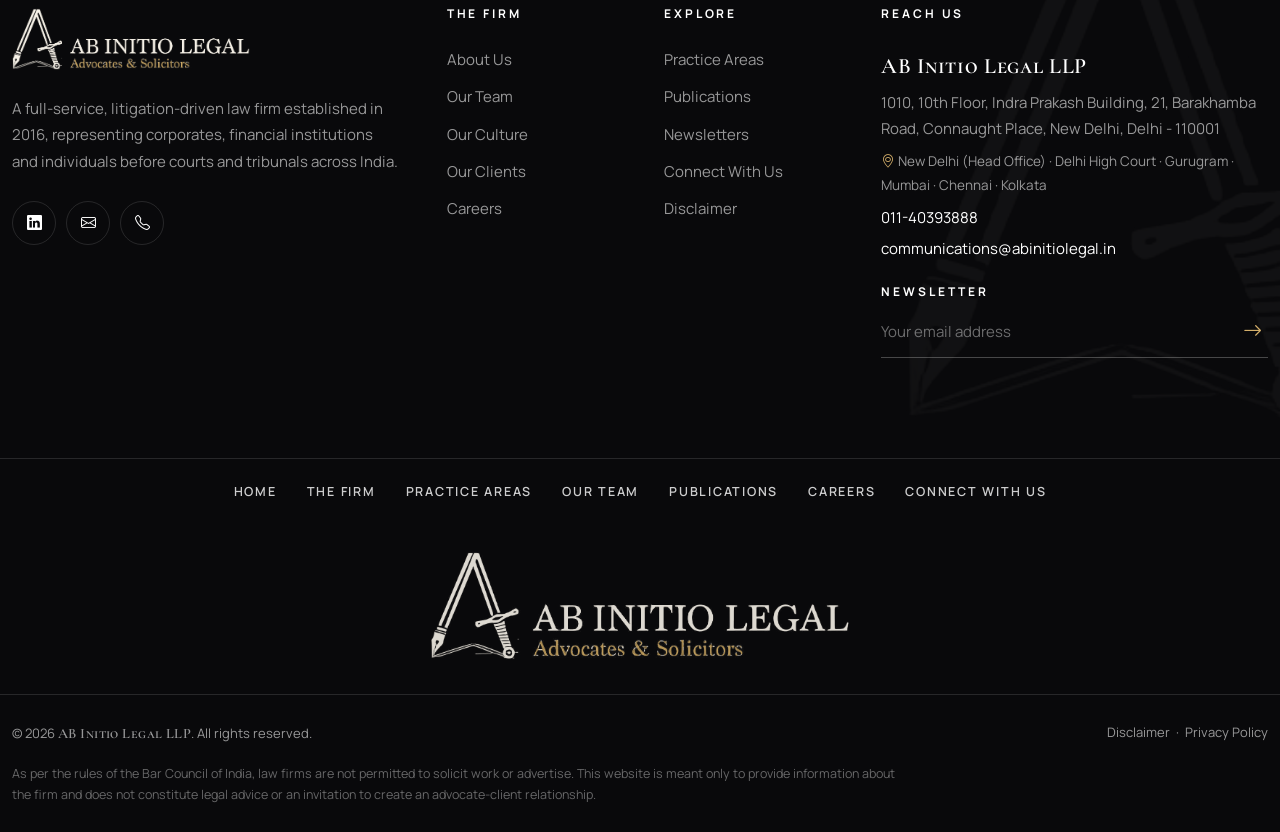
<file: about.html>
<!DOCTYPE html>
<html lang="en">
<head>
  <meta charset="utf-8">
  <meta name="viewport" content="width=device-width, initial-scale=1">
  <title>About Us | Ab Initio Legal LLP</title>
  <meta name="description" content="Established in 2016, Ab Initio Legal LLP is a full-service, litigation-driven law firm in New Delhi founded on Trust, Timely and Prompt Execution, and Transparency.">
  <meta name="theme-color" content="#0e0e11">
  <meta property="og:title" content="About Us | Ab Initio Legal LLP">
  <meta property="og:description" content="Established in 2016, Ab Initio Legal LLP is a full-service, litigation-driven law firm in New Delhi founded on Trust, Timely and Prompt Execution, and Transparency.">
  <link rel="icon" href="favicon.ico">
  <link rel="icon" type="image/png" href="assets/img/brand/favicon.png">
  <link rel="apple-touch-icon" href="assets/img/brand/apple-touch-icon.png">
  <link rel="preconnect" href="https://fonts.googleapis.com">
  <link rel="preconnect" href="https://fonts.gstatic.com" crossorigin>
  <link href="https://fonts.googleapis.com/css2?family=Cormorant+Garamond:ital,wght@0,500;0,600;0,700;1,500;1,600&family=Manrope:wght@400;500;600;700&display=swap" rel="stylesheet">
  <link rel="stylesheet" href="assets/vendor/bootstrap.min.css">
  <link rel="stylesheet" href="assets/vendor/bootstrap-icons/bootstrap-icons.min.css">
  <link rel="stylesheet" href="assets/css/style.css">
</head>
<body data-page="about">
  <div id="ail-header"></div>

  <main>
    <section class="page-banner">
      <div class="page-banner__img" style="background-image:url('assets/img/banners/courtroom-engraving.jpg');background-position:center 45%" data-parallax="10"></div>
      <div class="container-xl">
        <ul class="crumbs"><li><a href="index.html">Home</a></li><li>About Us</li></ul>
        <h1 data-split>About <em>the Firm</em></h1>
        <p>Established in 2016, a full-service law firm headquartered in New Delhi, with a pan-India presence.</p>
      </div>
    </section>

    <section class="section">
      <div class="container-xl">
        <div class="intro-grid">
          <div>
            <div class="eyebrow" data-reveal>Overview</div>
            <h2 class="section-title" data-split>Litigation-driven. <em>Client-focused.</em></h2>
            <p data-reveal>Established in 2016, <strong>Ab Initio Legal LLP</strong> is a full-service law firm headquartered in New Delhi, with a pan-India presence through associate offices across the country. The firm has experience across Dispute Resolution, Commercial &amp; Corporate Litigation, International and Domestic Arbitration, Insolvency, High Court of Delhi (Original and Appellate Sides), Blue &amp; White-Collar Crimes, Civil &amp; Criminal Trials, Writs and Appeals, Consumer matters and SLPs before the Hon’ble Supreme Court of India.</p>
            <p data-reveal>Our practice is driven by Partners with varied experience across judicial and quasi-judicial fora in different jurisdictions. We aim to provide a cost-effective, result-oriented and coordinated approach to the unpredictability attached to litigation and dispute resolution.</p>
            <p data-reveal>Our lawyers bring a cumulative experience of more than five decades, with seamless cross-practice experience. Our legal strategies are designed to keep our clients’ business operations uninterrupted by the dispute resolution process, while protecting their long-term interests.</p>
          </div>
          <div class="img-frame" data-reveal="fade">
            <div class="img-frame__main" data-reveal-img>
              <img src="assets/img/banners/supreme-court-dome-portrait.jpg" alt="The Supreme Court of India" data-parallax="10" loading="lazy">
            </div>
            <div class="img-frame__badge" data-reveal data-delay=".3"><strong>50+</strong><span>Years of cumulative experience</span></div>
          </div>
        </div>
      </div>
    </section>

    <section class="section-sm bg-ivory">
      <div class="container-xl">
        <div class="row align-items-end mb-5 g-4">
          <div class="col-lg-7">
            <div class="eyebrow" data-reveal>Pan-India Presence</div>
            <h2 class="section-title mb-0" data-split>Our <em>Offices</em></h2>
          </div>
          <div class="col-lg-5"><p class="lead-text" data-reveal>Headquartered in New Delhi, with associate offices that let us represent clients before courts and tribunals across India.</p></div>
        </div>
        <div class="offices-grid" data-offices data-stagger></div>
      </div>
    </section>

    <section class="section bg-ink">
      <div class="container-xl">
        <div class="text-center mb-5">
          <div class="eyebrow center" data-reveal>Our Founding Principles</div>
          <h2 class="section-title" data-split>The Three <em>T’s</em></h2>
          <p class="lead-text mx-auto" data-reveal>The name Ab Initio stands for “from the beginning”. Right from the beginning, we believe in our three T’s.</p>
        </div>
        <div class="review-grid cols-3" data-stagger>
          <div class="review-card" data-stagger-item><i class="bi bi-shield-check"></i><h4>Trust</h4><p>Long-term relationships built on integrity and mutual respect. Every mandate is handled with the confidentiality and care our clients expect.</p></div>
          <div class="review-card" data-stagger-item><i class="bi bi-stopwatch"></i><h4>Timely and Prompt Execution</h4><p>Litigation rewards preparation and speed. We act swiftly, from urgent injunctions to the strict timelines of the IBC.</p></div>
          <div class="review-card" data-stagger-item><i class="bi bi-eye"></i><h4>Transparency</h4><p>Flexible billing, whether retainer, hourly or fixed fee, so that clients have clarity and predictability in their legal expenses.</p></div>
        </div>
      </div>
    </section>

    <section class="section">
      <div class="container-xl">
        <div class="row g-5">
          <div class="col-lg-5">
            <div class="eyebrow" data-reveal>What We Provide</div>
            <h2 class="section-title" data-split>Practical, effective <em>legal solutions.</em></h2>
            <div class="divider-gold"></div>
          </div>
          <div class="col-lg-7">
            <p data-reveal>The firm is committed to offering practical and effective legal solutions tailored to the unique requirements of our clients. Our approach is grounded in a deep understanding of the law, providing strategic advice and robust representation across a range of matters, whether handling complex disputes, navigating litigation or offering proactive legal advisory.</p>
            <p data-reveal>Our strength lies in a prompt understanding of the issues faced by corporates and individuals in the conduct of business and life. Litigation can be challenging and resource-intensive; our team is dedicated to minimising risk and maximising outcome. Beyond active litigation, we provide strategic pre-litigation advisory, dispute risk assessment and enforcement support, alongside thought leadership through regular newsletters and analytical publications.</p>
            <a class="link-arrow mt-3" href="practice-areas.html" data-reveal>Explore our practice areas <i class="bi bi-arrow-right"></i></a>
          </div>
        </div>
      </div>
    </section>

    <section class="section bg-ivory">
      <div class="container-xl">
        <div class="row g-5 align-items-start">
          <div class="col-lg-5">
            <div class="eyebrow" data-reveal>Year in Review · 2024-25</div>
            <h2 class="section-title" data-split>A year of <em>consistent</em> results.</h2>
            <div class="img-frame__badge position-relative d-inline-block mt-3" style="right:auto;bottom:auto" data-reveal>
              <strong><span data-count="410">410</span>+</strong><span>Court appearances</span>
            </div>
          </div>
          <div class="col-lg-7">
            <p data-reveal>During 2024-25, Ab Initio Legal LLP maintained a strong, consistent and results-driven litigation practice across multiple judicial and quasi-judicial forums in India, representing financial institutions, private corporations, multinational companies, start-ups and individuals.</p>
            <p data-reveal><strong>Commercial litigation &amp; arbitration</strong> - interim and final reliefs in contractual disputes, shareholder matters, recovery actions and complex commercial claims, including favourable arbitral awards, successful defence of jurisdictional challenges and protection of high-value commercial and aviation assets.</p>
            <p data-reveal><strong>Insolvency &amp; Bankruptcy</strong> - critical reliefs before the NCLT including initiation of proceedings under Section 7, asset protection during moratorium, and favourable orders relating to exchange deeds and shareholder rights.</p>
            <p data-reveal><strong>Criminal (White-Collar and Blue-Collar)</strong> - advising and representing clients during investigations, preliminary enquiries under the BNSS and trial-stage proceedings, securing procedural safeguards and interim protection.</p>
            <p data-reveal><strong>Constitutional &amp; public law</strong> - significant questions of law before the High Courts and the Supreme Court, with a strong focus on trial-court litigation, cross-examinations, injunctions and urgent interim reliefs.</p>
          </div>
        </div>
      </div>
    </section>

    <section class="section">
      <div class="container-xl">
        <div class="row align-items-end mb-5 g-4">
          <div class="col-lg-7">
            <div class="eyebrow" data-reveal>Key Advisors</div>
            <h2 class="section-title mb-0" data-split>Guided by <em>experience.</em></h2>
          </div>
          <div class="col-lg-5 text-lg-end" data-reveal><a class="link-arrow" href="team.html">Meet the full team <i class="bi bi-arrow-right"></i></a></div>
        </div>
        <div class="team-grid lead" data-team="advisors" data-stagger></div>
      </div>
    </section>
    <section class="cta-band section">
      <div class="cta-band__img" style="background-image:url('assets/img/hero/supreme-court-of-india.jpg')" data-parallax="16"></div>
      <div class="container-xl">
        <div class="row align-items-center g-5">
          <div class="col-lg-8">
            <div class="eyebrow" data-reveal>Connect With Us</div>
            <h2 data-split>Let’s discuss your matter, <em>from the beginning.</em></h2>
          </div>
          <div class="col-lg-4 text-lg-end" data-reveal>
            <a class="btn-ail" href="contact.html">Get in Touch <i class="bi bi-arrow-right"></i></a>
          </div>
        </div>
      </div>
    </section>
  </main>

  <div id="ail-footer"></div>

  <script src="assets/vendor/bootstrap.bundle.min.js"></script>
  <script src="assets/vendor/gsap.min.js"></script>
  <script src="assets/vendor/ScrollTrigger.min.js"></script>
  <script src="assets/data/site-data.js"></script>
  <script src="assets/data/publications.js"></script>
  <script src="assets/js/layout.js"></script>
  <script src="assets/js/main.js"></script>
</body>
</html>
</file>
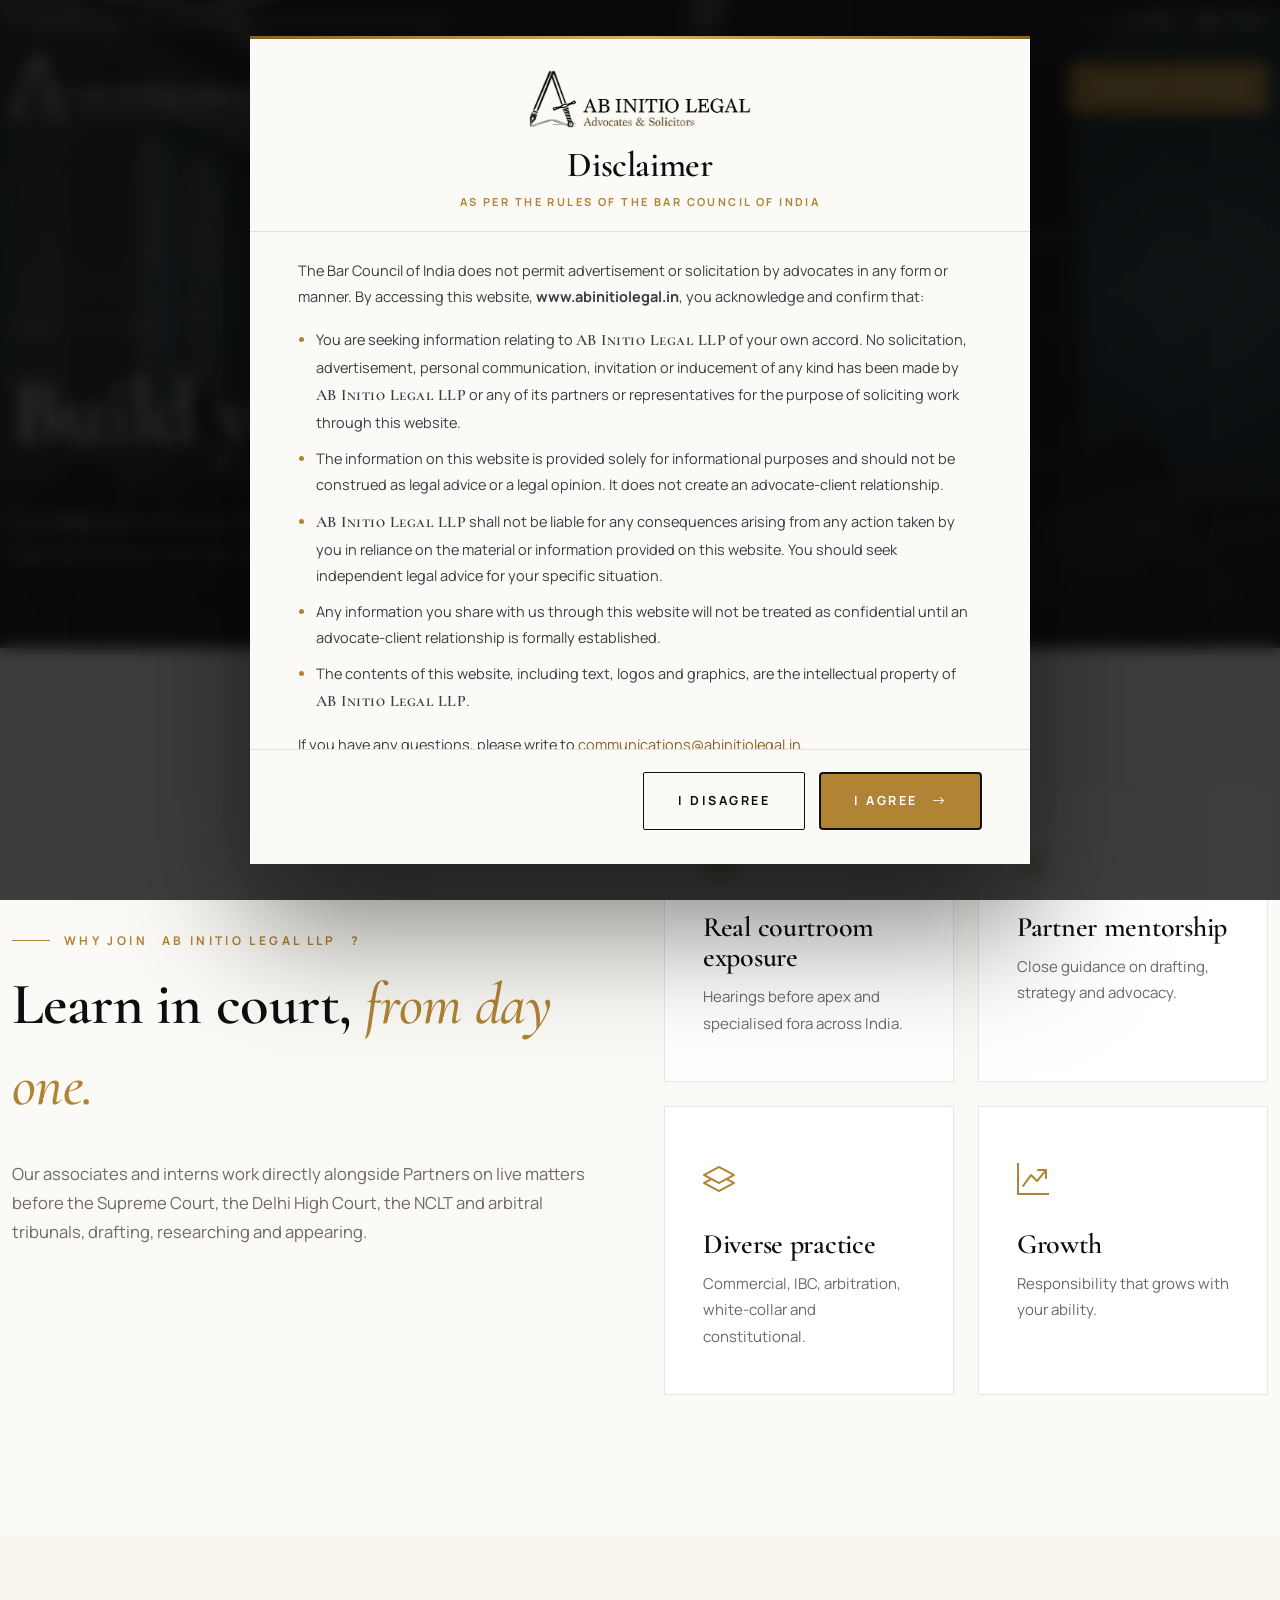
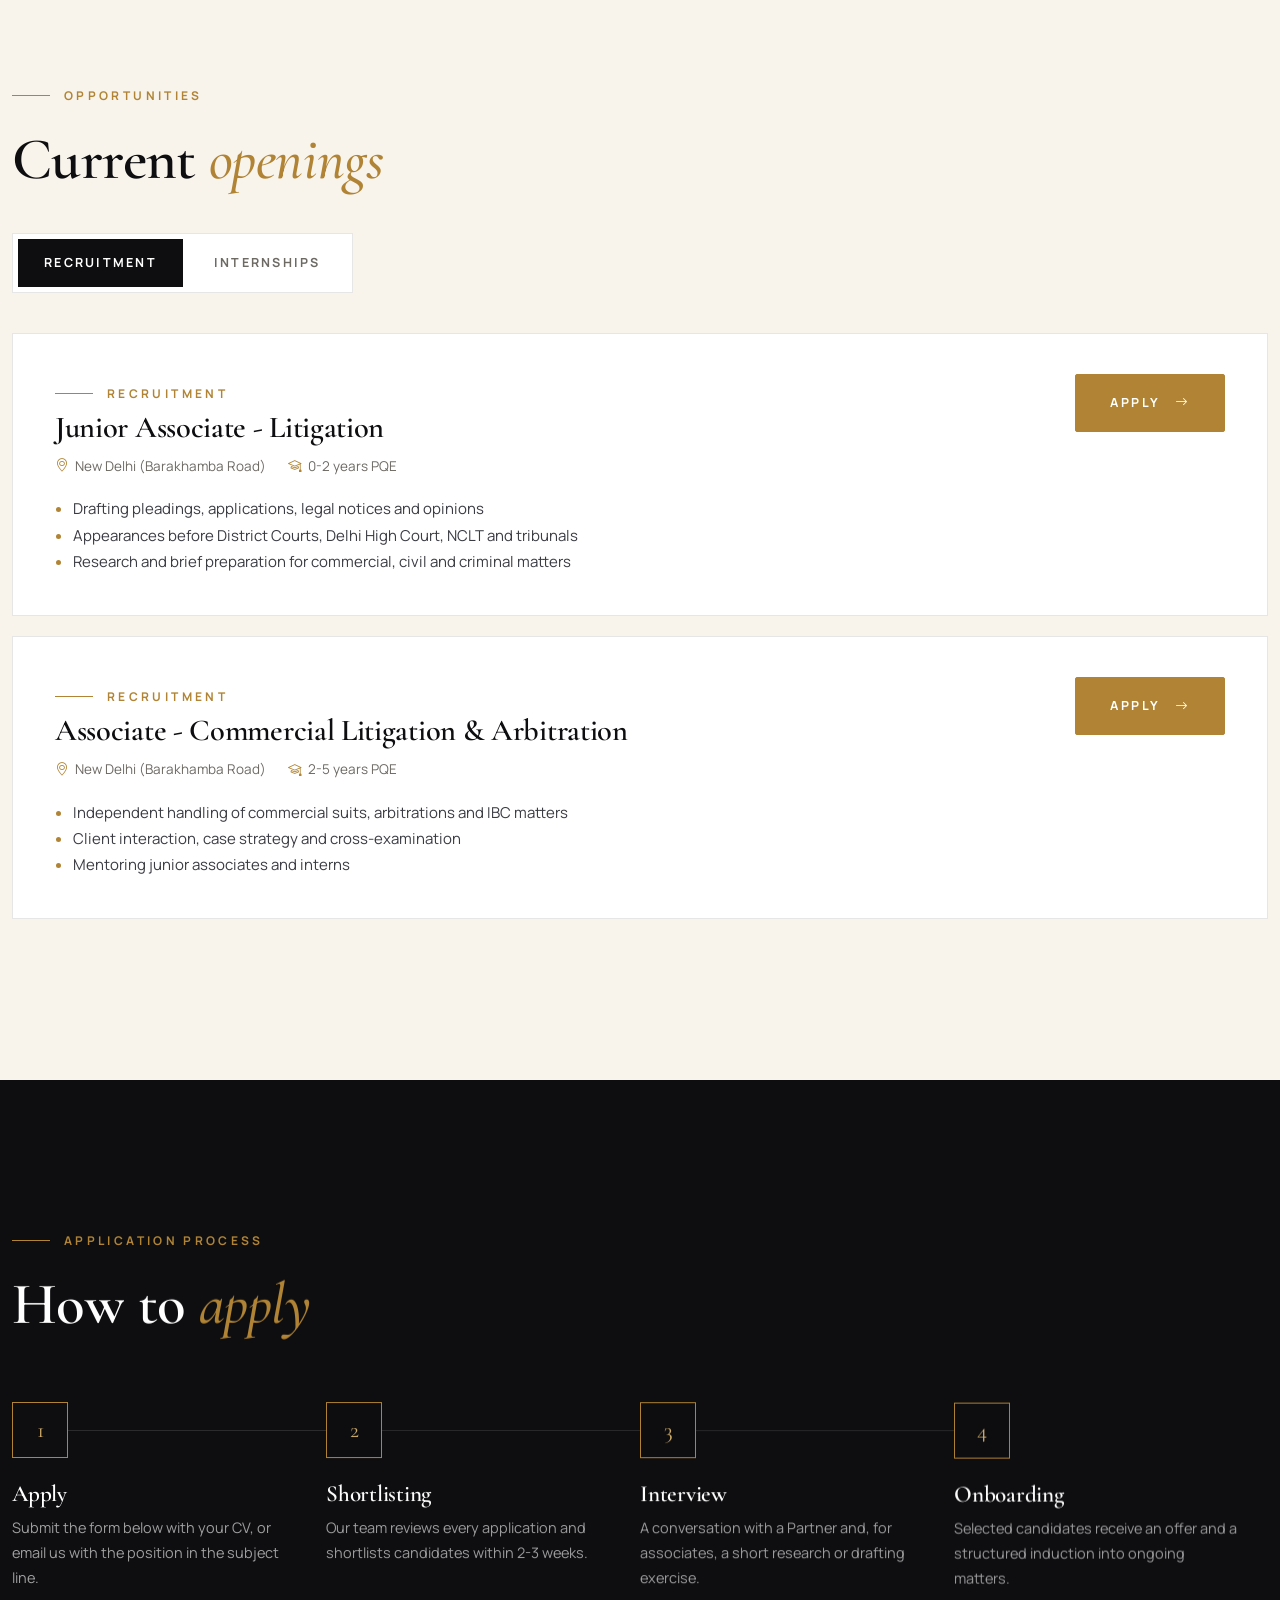
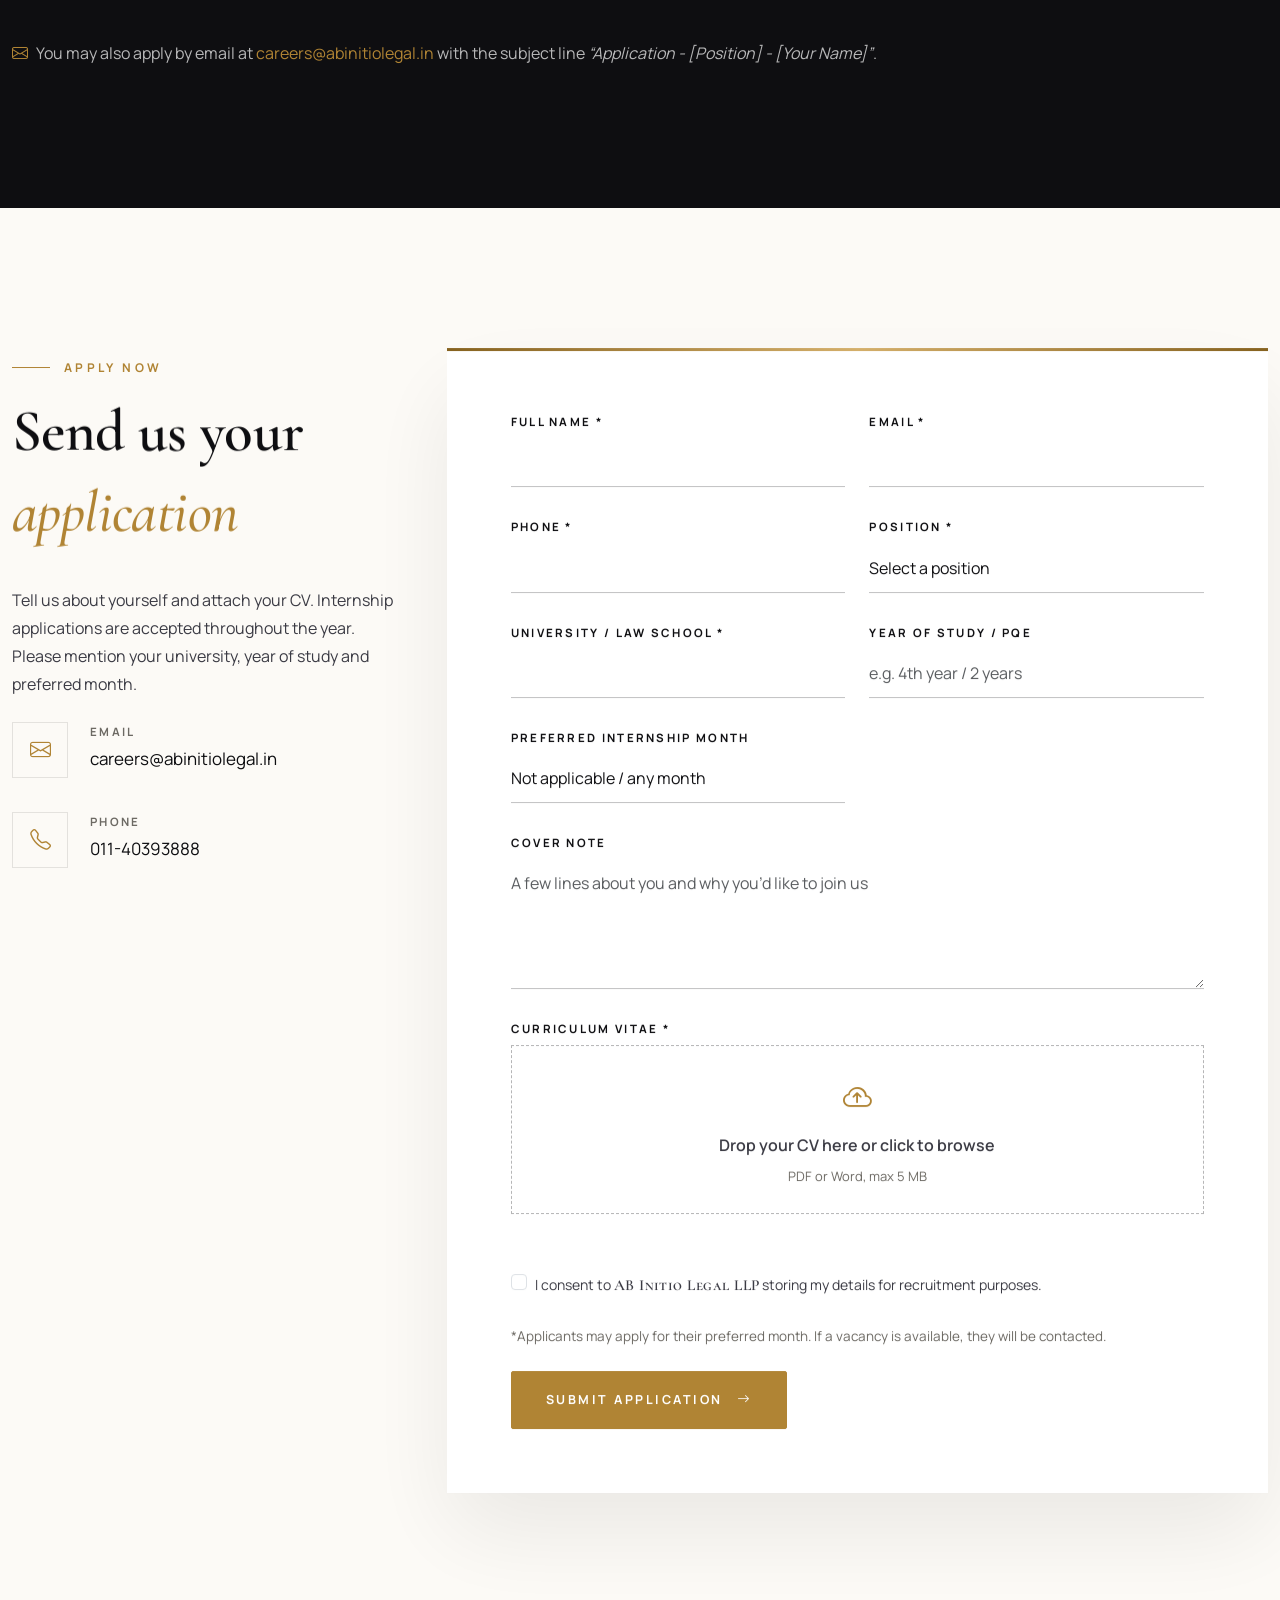
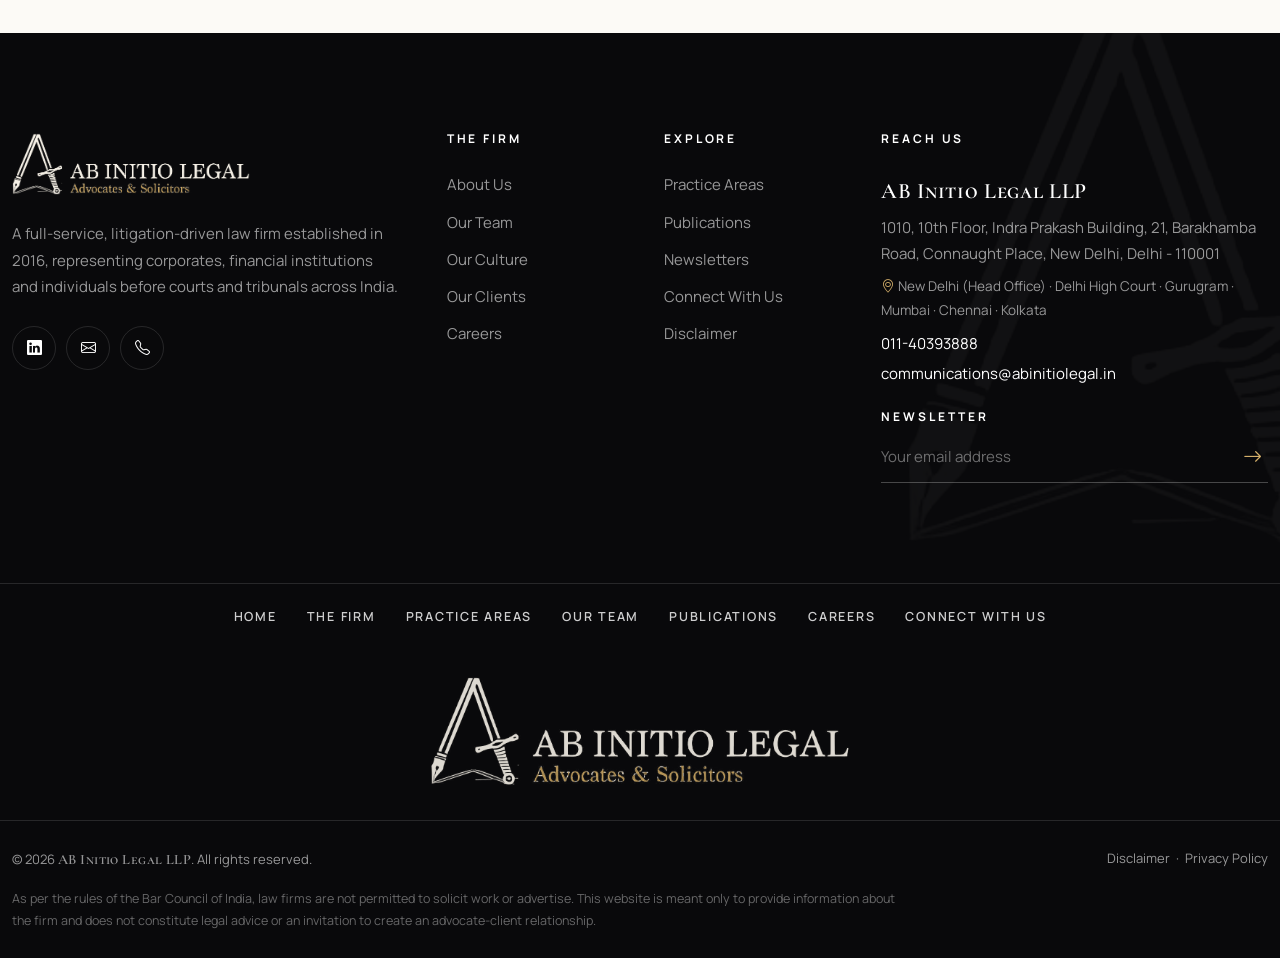
<file: careers.html>
<!DOCTYPE html>
<html lang="en">
<head>
  <meta charset="utf-8">
  <meta name="viewport" content="width=device-width, initial-scale=1">
  <title>Careers - Internships & Recruitment | Ab Initio Legal LLP</title>
  <meta name="description" content="Internship and recruitment opportunities at Ab Initio Legal LLP, New Delhi, with application process and contact details.">
  <meta name="theme-color" content="#0e0e11">
  <meta property="og:title" content="Careers - Internships & Recruitment | Ab Initio Legal LLP">
  <meta property="og:description" content="Internship and recruitment opportunities at Ab Initio Legal LLP, New Delhi, with application process and contact details.">
  <link rel="icon" href="favicon.ico">
  <link rel="icon" type="image/png" href="assets/img/brand/favicon.png">
  <link rel="apple-touch-icon" href="assets/img/brand/apple-touch-icon.png">
  <link rel="preconnect" href="https://fonts.googleapis.com">
  <link rel="preconnect" href="https://fonts.gstatic.com" crossorigin>
  <link href="https://fonts.googleapis.com/css2?family=Cormorant+Garamond:ital,wght@0,500;0,600;0,700;1,500;1,600&family=Manrope:wght@400;500;600;700&display=swap" rel="stylesheet">
  <link rel="stylesheet" href="assets/vendor/bootstrap.min.css">
  <link rel="stylesheet" href="assets/vendor/bootstrap-icons/bootstrap-icons.min.css">
  <link rel="stylesheet" href="assets/css/style.css">
</head>
<body data-page="careers">
  <div id="ail-header"></div>

  <main>
    <section class="page-banner">
      <div class="page-banner__img" style="background-image:url('assets/img/banners/page-careers.jpg');background-position:center 45%" data-parallax="10"></div>
      <div class="container-xl">
        <ul class="crumbs"><li><a href="index.html">Home</a></li><li>Careers</li></ul>
        <h1 data-split>Build your career <em>with us</em></h1>
        <p>Internships and associate positions for those who want to learn litigation the right way, in court, from day one.</p>
      </div>
    </section>

    <section class="section">
      <div class="container-xl">
        <div class="row g-5 align-items-center">
          <div class="col-lg-6">
            <div class="eyebrow" data-reveal>Why Join Ab Initio Legal LLP?</div>
            <h2 class="section-title" data-split>Learn in court, <em>from day one.</em></h2>
            <p class="lead-text" data-reveal>Our associates and interns work directly alongside Partners on live matters before the Supreme Court, the Delhi High Court, the NCLT and arbitral tribunals, drafting, researching and appearing.</p>
          </div>
          <div class="col-lg-6">
            <div class="row g-4" data-stagger>
              <div class="col-sm-6" data-stagger-item><div class="value-card"><i class="bi bi-bank"></i><h3>Real courtroom exposure</h3><p>Hearings before apex and specialised fora across India.</p></div></div>
              <div class="col-sm-6" data-stagger-item><div class="value-card"><i class="bi bi-people"></i><h3>Partner mentorship</h3><p>Close guidance on drafting, strategy and advocacy.</p></div></div>
              <div class="col-sm-6" data-stagger-item><div class="value-card"><i class="bi bi-layers"></i><h3>Diverse practice</h3><p>Commercial, IBC, arbitration, white-collar and constitutional.</p></div></div>
              <div class="col-sm-6" data-stagger-item><div class="value-card"><i class="bi bi-graph-up-arrow"></i><h3>Growth</h3><p>Responsibility that grows with your ability.</p></div></div>
            </div>
          </div>
        </div>
      </div>
    </section>

    <section class="section bg-ivory" id="openings-section">
      <div class="container-xl">
        <div class="row align-items-end mb-4 g-4">
          <div class="col-lg-7">
            <div class="eyebrow" data-reveal>Opportunities</div>
            <h2 class="section-title mb-0" data-split>Current <em>openings</em></h2>
          </div>
        </div>
        <div class="tabs-ail" id="careerTabs" role="tablist" data-reveal>
          <button class="active" data-kind="job" role="tab">Recruitment</button>
          <button data-kind="internship" role="tab">Internships</button>
        </div>
        <div id="openings"></div>
      </div>
    </section>

    <section class="section bg-ink">
      <div class="container-xl">
        <div class="mb-5">
          <div class="eyebrow" data-reveal>Application Process</div>
          <h2 class="section-title" data-split>How to <em>apply</em></h2>
        </div>
        <div class="steps" data-stagger>
          <div class="step" data-stagger-item><div class="n">1</div><h4>Apply</h4><p>Submit the form below with your CV, or email us with the position in the subject line.</p></div>
          <div class="step" data-stagger-item><div class="n">2</div><h4>Shortlisting</h4><p>Our team reviews every application and shortlists candidates within 2-3 weeks.</p></div>
          <div class="step" data-stagger-item><div class="n">3</div><h4>Interview</h4><p>A conversation with a Partner and, for associates, a short research or drafting exercise.</p></div>
          <div class="step" data-stagger-item><div class="n">4</div><h4>Onboarding</h4><p>Selected candidates receive an offer and a structured induction into ongoing matters.</p></div>
        </div>
        <p class="mt-5 mb-0" data-reveal style="color:rgba(255,255,255,.7)"><i class="bi bi-envelope text-gold me-2"></i>You may also apply by email at <a href="mailto:careers@abinitiolegal.in" class="text-gold">careers@abinitiolegal.in</a> with the subject line <em>“Application - [Position] - [Your Name]”</em>.</p>
      </div>
    </section>

    <section class="section" id="apply">
      <div class="container-xl">
        <div class="row g-5">
          <div class="col-lg-4">
            <div class="eyebrow" data-reveal>Apply Now</div>
            <h2 class="section-title" data-split>Send us your <em>application</em></h2>
            <p data-reveal>Tell us about yourself and attach your CV. Internship applications are accepted throughout the year. Please mention your university, year of study and preferred month.</p>
            <div class="contact-info mt-4" data-reveal>
              <div class="contact-item"><div class="ic"><i class="bi bi-envelope"></i></div><div><h4>Email</h4><a href="mailto:careers@abinitiolegal.in">careers@abinitiolegal.in</a></div></div>
              <div class="contact-item"><div class="ic"><i class="bi bi-telephone"></i></div><div><h4>Phone</h4><a href="tel:+911140393888">011-40393888</a></div></div>
            </div>
          </div>
          <div class="col-lg-8">
            <div class="form-panel" data-reveal>
              <form class="form-ail" id="careerForm" data-ail-form data-success="#careerSuccess" data-endpoint="/api/careers/apply" enctype="multipart/form-data" novalidate>
                <div class="row">
                  <div class="col-md-6"><div class="field"><label class="lbl" for="cName">Full name *</label><input class="form-control" id="cName" name="name" required><div class="invalid-feedback">Please enter your name.</div></div></div>
                  <div class="col-md-6"><div class="field"><label class="lbl" for="cEmail">Email *</label><input class="form-control" id="cEmail" name="email" type="email" required><div class="invalid-feedback">Please enter a valid email.</div></div></div>
                  <div class="col-md-6"><div class="field"><label class="lbl" for="cPhone">Phone *</label><input class="form-control" id="cPhone" name="phone" type="tel" required><div class="invalid-feedback">Please enter a valid phone number.</div></div></div>
                  <div class="col-md-6"><div class="field"><label class="lbl" for="applyPosition">Position *</label><select class="form-select" id="applyPosition" name="position" required><option value="">Select a position</option></select><div class="invalid-feedback">Please select a position.</div></div></div>
                  <div class="col-md-6"><div class="field"><label class="lbl" for="cEdu">University / Law school *</label><input class="form-control" id="cEdu" name="education" required><div class="invalid-feedback">Required.</div></div></div>
                  <div class="col-md-6"><div class="field"><label class="lbl" for="cExp">Year of study / PQE</label><input class="form-control" id="cExp" name="experience" placeholder="e.g. 4th year / 2 years"></div></div>
                  <div class="col-md-6"><div class="field"><label class="lbl" for="cMonth">Preferred internship month</label><select class="form-select" id="cMonth" name="preferred_month"><option value="">Not applicable / any month</option><option>January</option><option>February</option><option>March</option><option>April</option><option>May</option><option>June</option><option>July</option><option>August</option><option>September</option><option>October</option><option>November</option><option>December</option></select></div></div>
                  <div class="col-12"><div class="field"><label class="lbl" for="cMsg">Cover note</label><textarea class="form-control" id="cMsg" name="message" placeholder="A few lines about you and why you’d like to join us"></textarea></div></div>
                  <div class="col-12"><div class="field has-file">
                    <label class="lbl">Curriculum Vitae *</label>
                    <div class="file-drop"><input type="file" name="cv" accept=".pdf,.doc,.docx" required aria-label="Upload CV"><i class="bi bi-cloud-arrow-up"></i><div class="fw-semibold mt-2">Drop your CV here or click to browse</div><span class="fname">PDF or Word, max 5 MB</span></div>
                    <div class="invalid-feedback d-block" style="visibility:hidden">Please attach your CV (PDF/Word, max 5 MB).</div>
                  </div></div>
                  <div class="col-12 mb-4"><div class="form-check"><input class="form-check-input" type="checkbox" id="cConsent" required><label class="form-check-label small" for="cConsent">I consent to Ab Initio Legal LLP storing my details for recruitment purposes.</label></div></div>
                </div>
                <p class="form-note">*Applicants may apply for their preferred month. If a vacancy is available, they will be contacted.</p>
                <button type="submit" class="btn-ail">Submit Application <i class="bi bi-arrow-right"></i></button>
              </form>
              <div class="form-success" id="careerSuccess">
                <div class="tick"><i class="bi bi-check2"></i></div>
                <h3>Application received</h3>
                <p class="text-muted">Thank you for your interest in Ab Initio Legal LLP. Our team will review your application and get in touch if shortlisted.</p>
                <button class="btn-ail btn-dark-outline mt-2" data-form-reset="#careerForm" type="button">Submit another</button>
              </div>
            </div>
          </div>
        </div>
      </div>
    </section>
  </main>

  <div id="ail-footer"></div>

  <script src="assets/vendor/bootstrap.bundle.min.js"></script>
  <script src="assets/vendor/gsap.min.js"></script>
  <script src="assets/vendor/ScrollTrigger.min.js"></script>
  <script src="assets/data/site-data.js"></script>
  <script src="assets/data/publications.js"></script>
  <script src="assets/js/layout.js"></script>
  <script src="assets/js/main.js"></script>
</body>
</html>
</file>
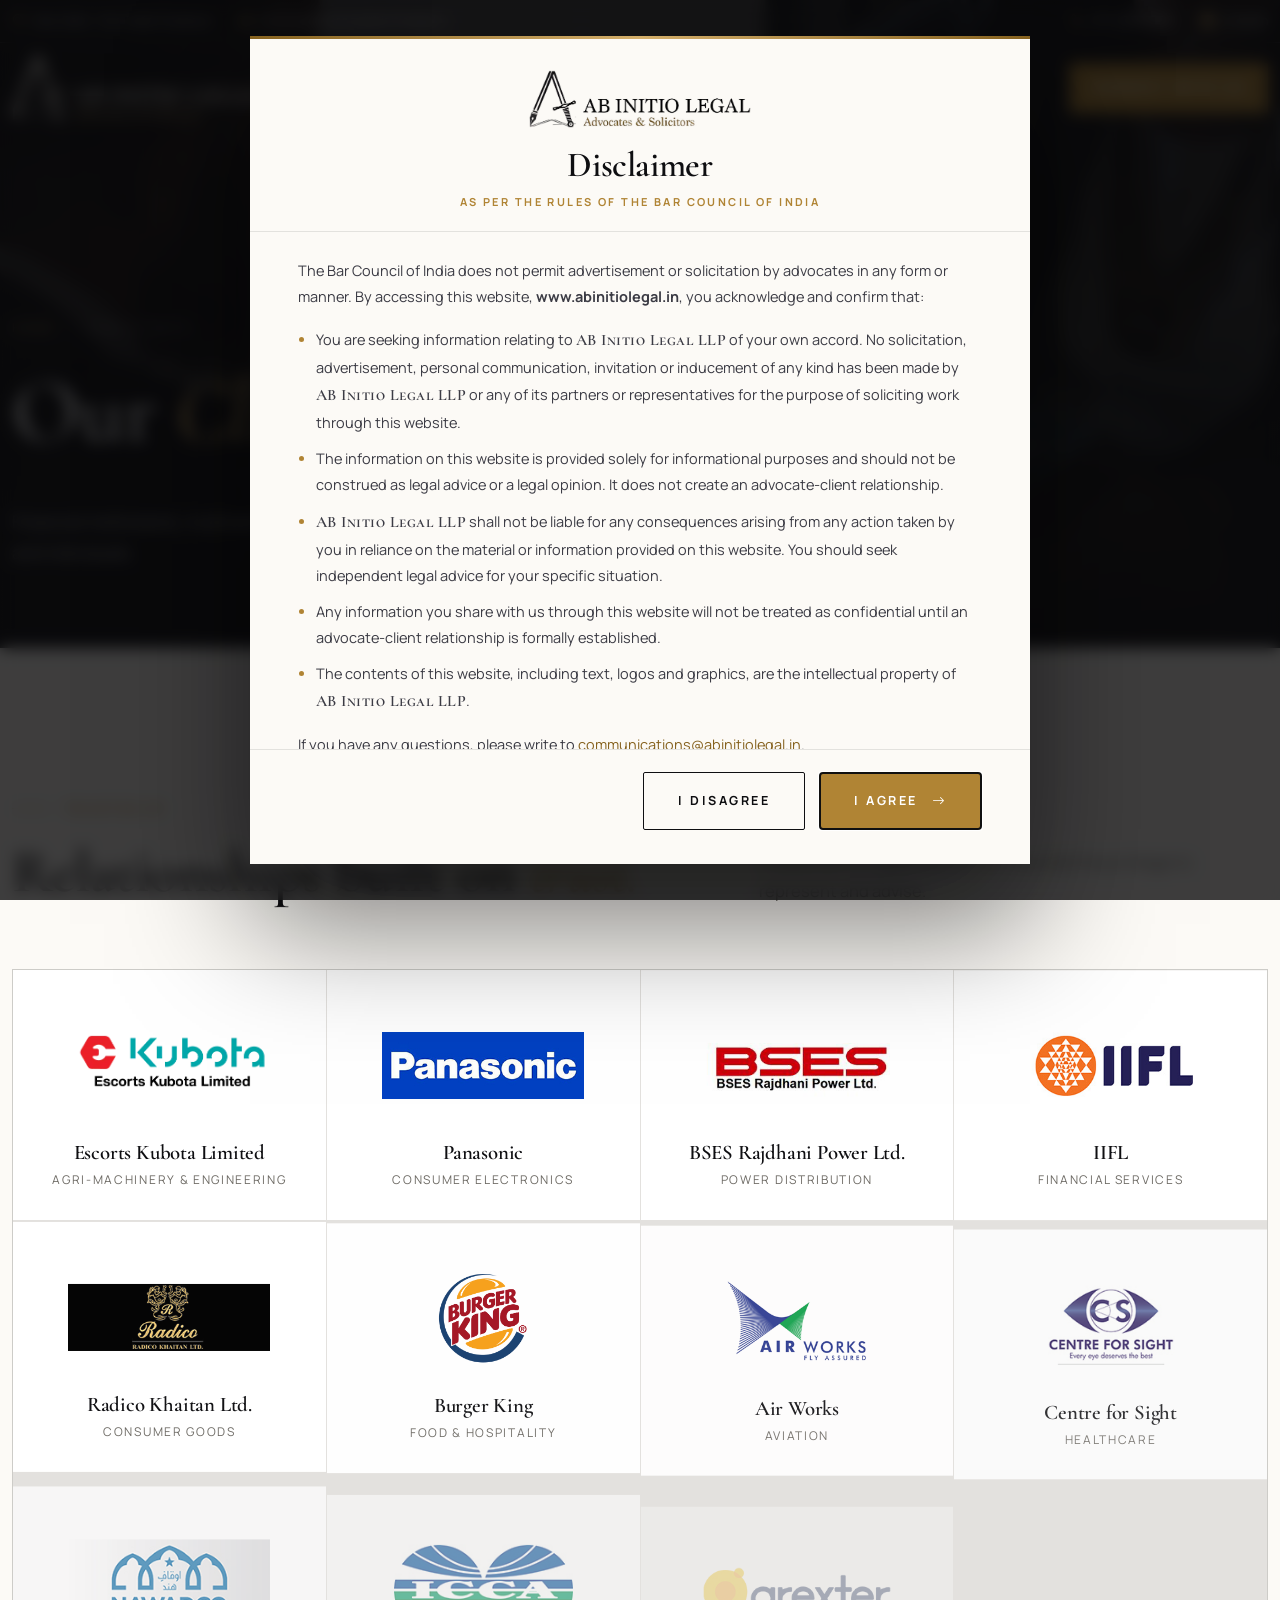
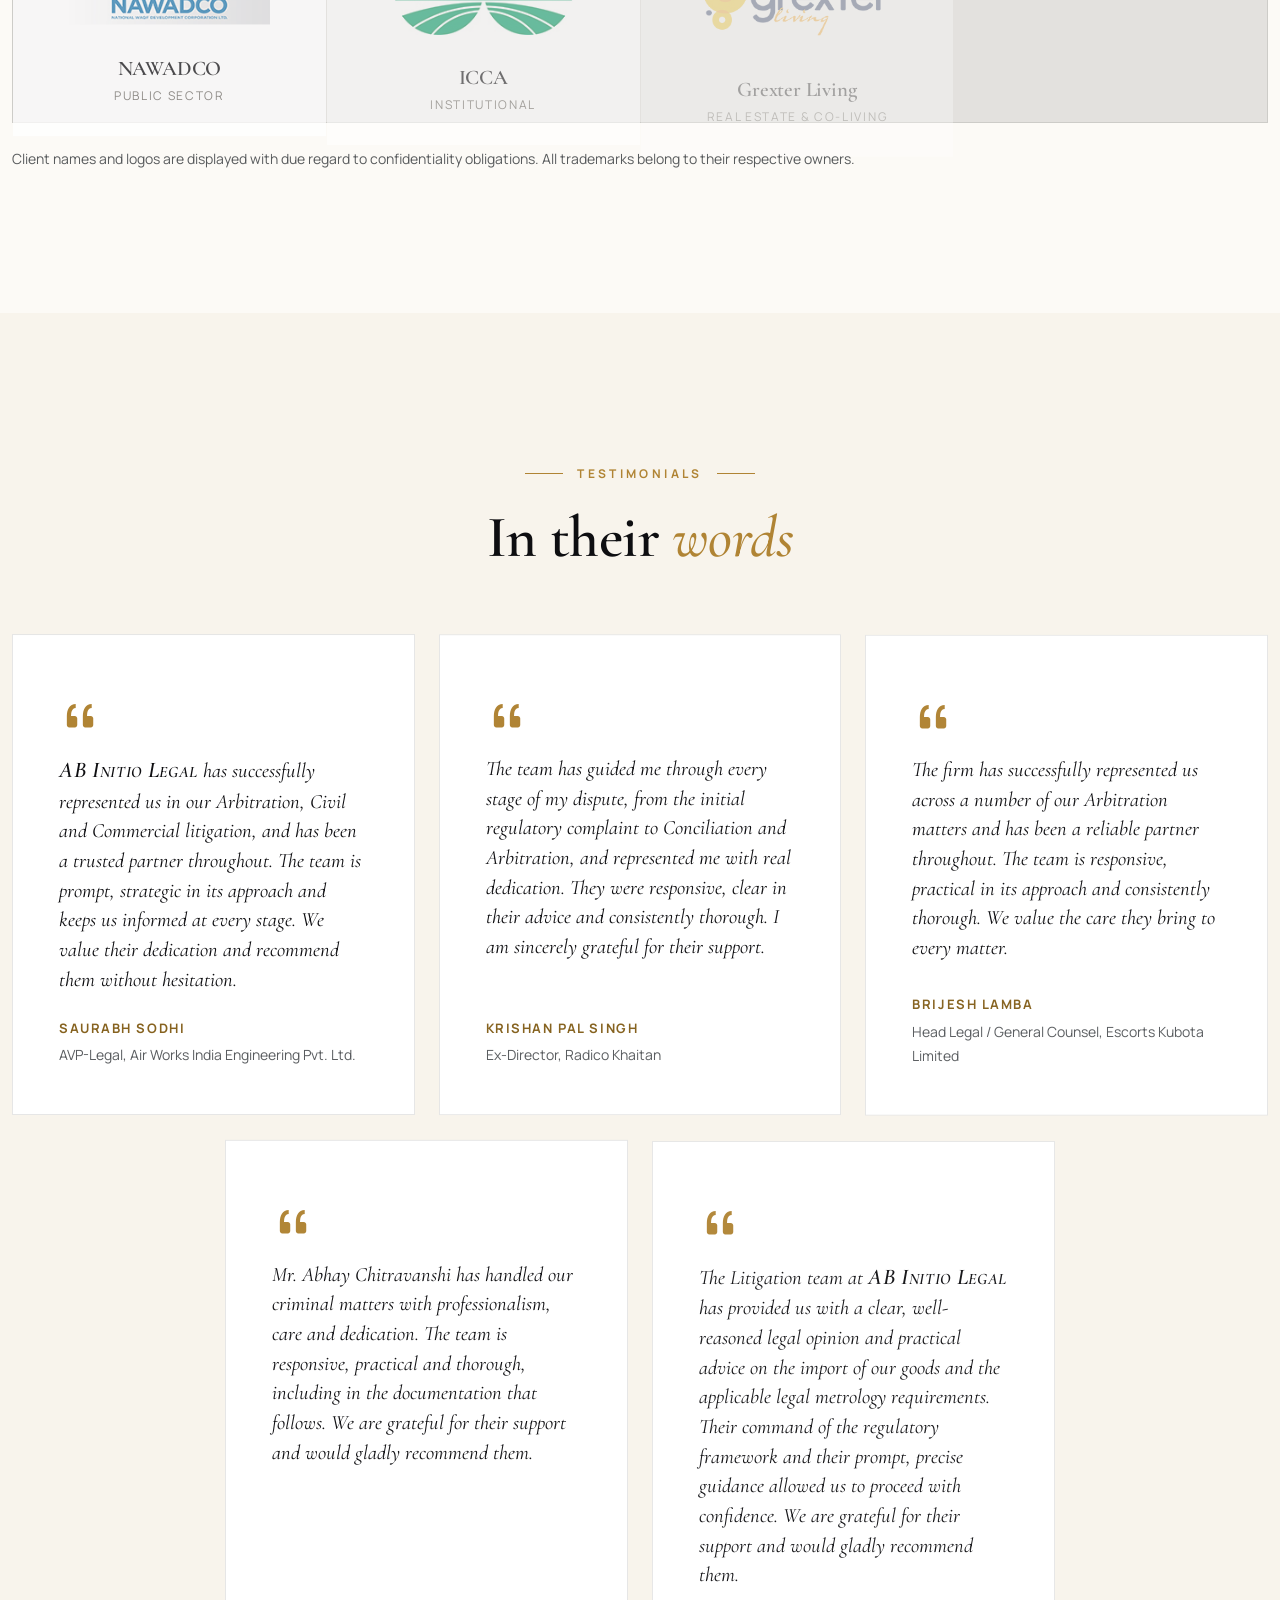
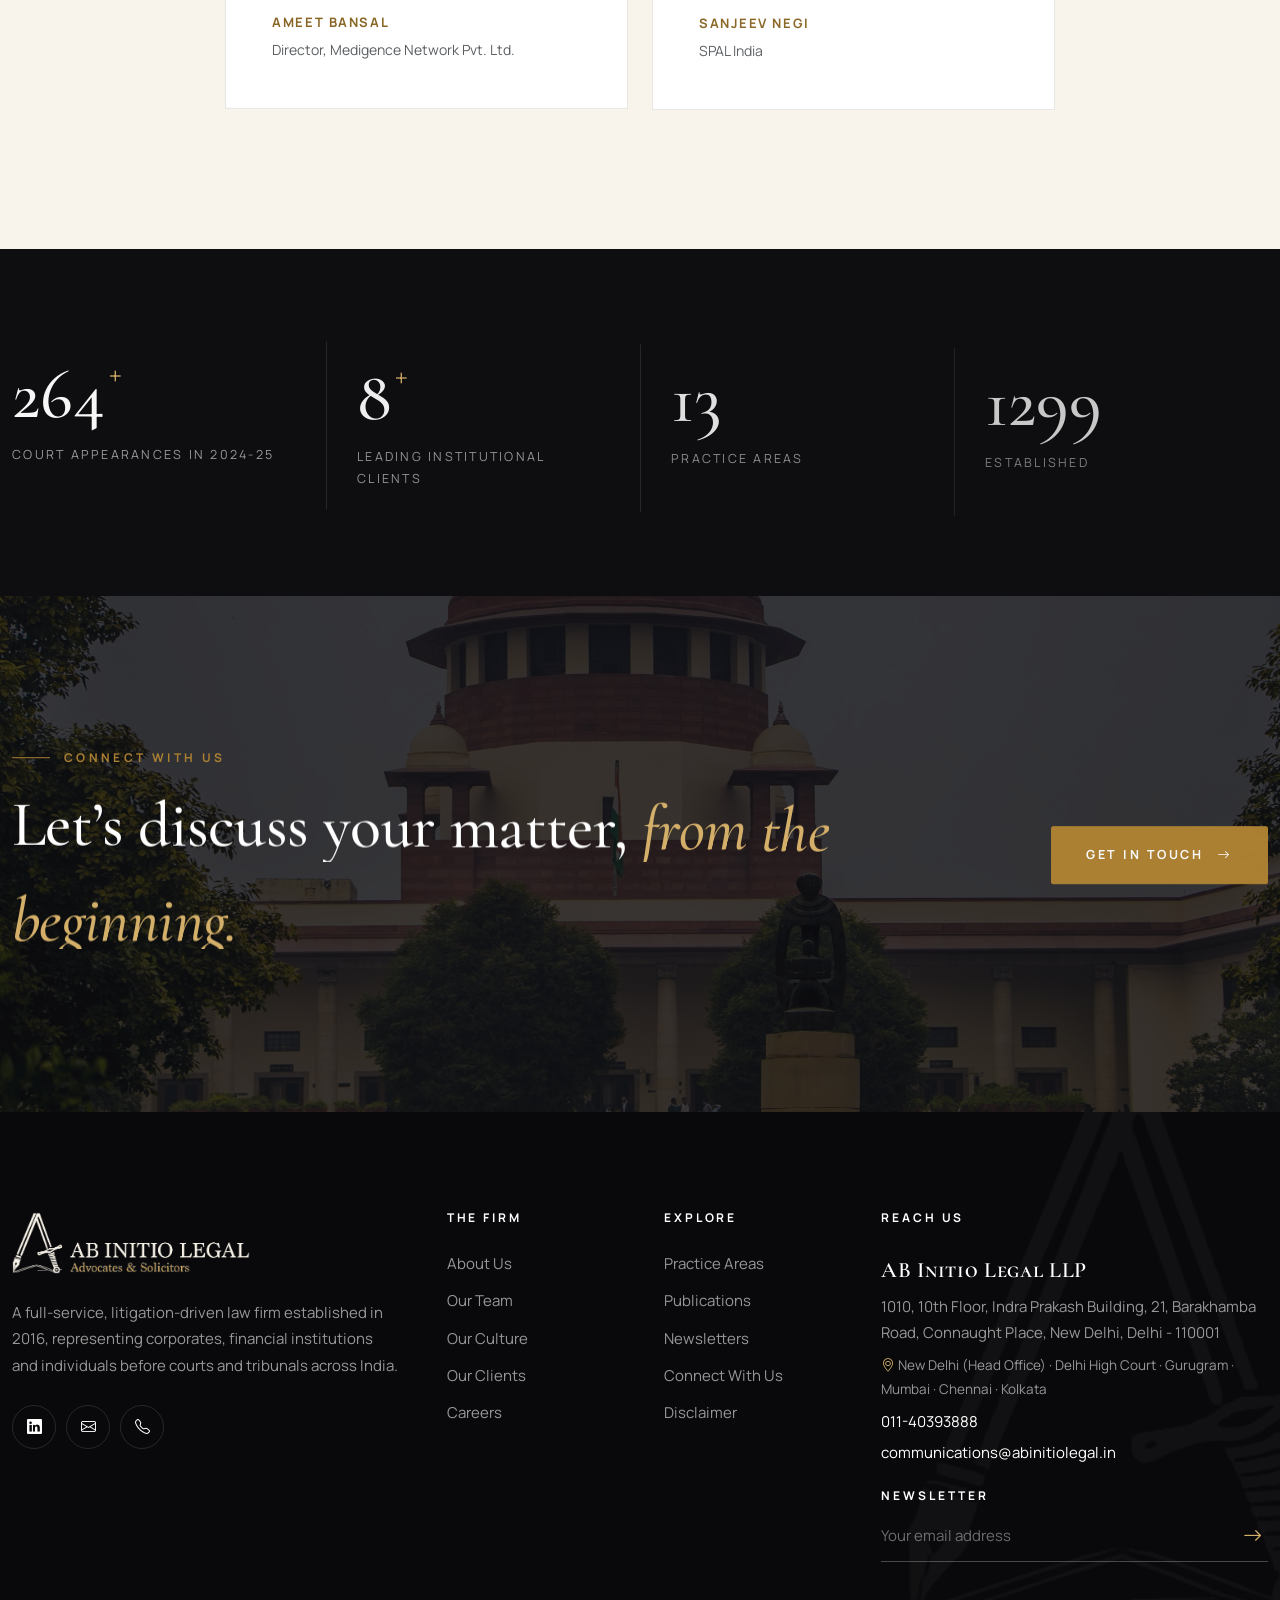
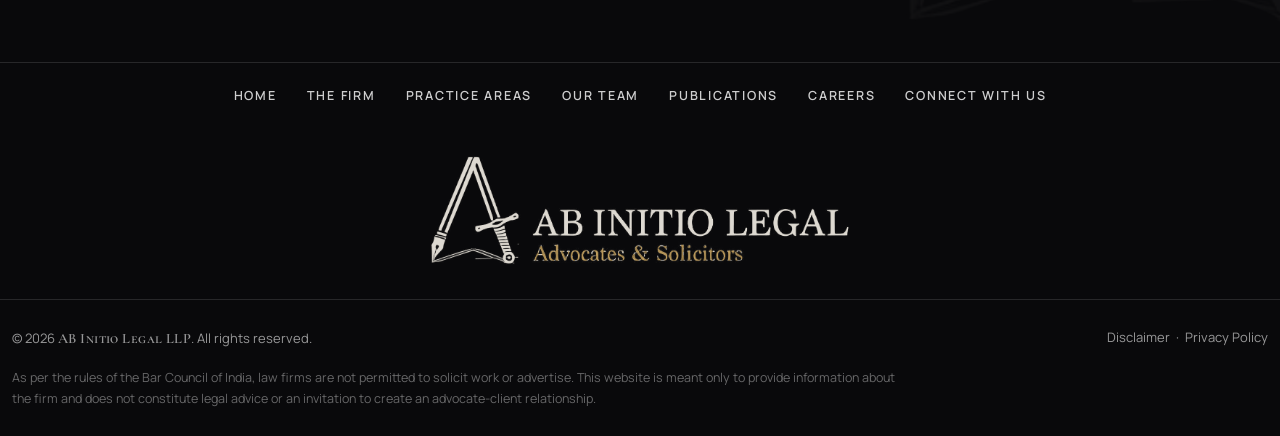
<file: clients.html>
<!DOCTYPE html>
<html lang="en">
<head>
  <meta charset="utf-8">
  <meta name="viewport" content="width=device-width, initial-scale=1">
  <title>Our Clients | Ab Initio Legal LLP</title>
  <meta name="description" content="Ab Initio Legal LLP represents financial institutions, multinational companies, listed corporates, start-ups and individuals.">
  <meta name="theme-color" content="#0e0e11">
  <meta property="og:title" content="Our Clients | Ab Initio Legal LLP">
  <meta property="og:description" content="Ab Initio Legal LLP represents financial institutions, multinational companies, listed corporates, start-ups and individuals.">
  <link rel="icon" href="favicon.ico">
  <link rel="icon" type="image/png" href="assets/img/brand/favicon.png">
  <link rel="apple-touch-icon" href="assets/img/brand/apple-touch-icon.png">
  <link rel="preconnect" href="https://fonts.googleapis.com">
  <link rel="preconnect" href="https://fonts.gstatic.com" crossorigin>
  <link href="https://fonts.googleapis.com/css2?family=Cormorant+Garamond:ital,wght@0,500;0,600;0,700;1,500;1,600&family=Manrope:wght@400;500;600;700&display=swap" rel="stylesheet">
  <link rel="stylesheet" href="assets/vendor/bootstrap.min.css">
  <link rel="stylesheet" href="assets/vendor/bootstrap-icons/bootstrap-icons.min.css">
  <link rel="stylesheet" href="assets/css/style.css">
</head>
<body data-page="clients">
  <div id="ail-header"></div>

  <main>
    <section class="page-banner">
      <div class="page-banner__img" style="background-image:url('assets/img/banners/page-clients.jpg');background-position:center 40%" data-parallax="10"></div>
      <div class="container-xl">
        <ul class="crumbs"><li><a href="index.html">Home</a></li><li>Our Clients</li></ul>
        <h1 data-split>Our <em>Clients</em></h1>
        <p>Financial institutions, multinational companies, listed corporates, start-ups and individuals.</p>
      </div>
    </section>

    <section class="section">
      <div class="container-xl">
        <div class="row align-items-end mb-5 g-4">
          <div class="col-lg-7">
            <div class="eyebrow" data-reveal>Trusted By</div>
            <h2 class="section-title mb-0" data-split>Relationships built on <em>trust.</em></h2>
          </div>
          <div class="col-lg-5"><p class="lead-text" data-reveal>A selection of organisations we have had the privilege to represent and advise.</p></div>
        </div>
        <div class="clients-grid" id="clientsGrid" data-stagger></div>
        <p class="small text-muted mt-4 mb-0" data-reveal>Client names and logos are displayed with due regard to confidentiality obligations. All trademarks belong to their respective owners.</p>
      </div>
    </section>

    <section class="section bg-ivory" id="testimonials">
      <div class="container-xl">
        <div class="text-center mb-5">
          <div class="eyebrow center" data-reveal>Testimonials</div>
          <h2 class="section-title" data-split>In their <em>words</em></h2>
        </div>
        <div class="row g-4 justify-content-center" id="testimonialsList" data-stagger></div>
      </div>
    </section>

    <section class="section-sm bg-ink">
      <div class="container-xl">
        <div class="stats">
          <div class="stat" data-reveal><div class="stat__num"><span data-count="410">410</span><sup>+</sup></div><div class="stat__label">Court appearances in 2024-25</div></div>
          <div class="stat" data-reveal data-delay=".1"><div class="stat__num"><span data-count="12">12</span><sup>+</sup></div><div class="stat__label">Leading institutional clients</div></div>
          <div class="stat" data-reveal data-delay=".2"><div class="stat__num"><span data-count="20">20</span></div><div class="stat__label">Practice areas</div></div>
          <div class="stat" data-reveal data-delay=".3"><div class="stat__num"><span data-count="2016">2016</span></div><div class="stat__label">Established</div></div>
        </div>
      </div>
    </section>
    <section class="cta-band section">
      <div class="cta-band__img" style="background-image:url('assets/img/hero/supreme-court-of-india.jpg')" data-parallax="16"></div>
      <div class="container-xl">
        <div class="row align-items-center g-5">
          <div class="col-lg-8">
            <div class="eyebrow" data-reveal>Connect With Us</div>
            <h2 data-split>Let’s discuss your matter, <em>from the beginning.</em></h2>
          </div>
          <div class="col-lg-4 text-lg-end" data-reveal>
            <a class="btn-ail" href="contact.html">Get in Touch <i class="bi bi-arrow-right"></i></a>
          </div>
        </div>
      </div>
    </section>
  </main>

  <div id="ail-footer"></div>

  <script src="assets/vendor/bootstrap.bundle.min.js"></script>
  <script src="assets/vendor/gsap.min.js"></script>
  <script src="assets/vendor/ScrollTrigger.min.js"></script>
  <script src="assets/data/site-data.js"></script>
  <script src="assets/data/publications.js"></script>
  <script src="assets/js/layout.js"></script>
  <script src="assets/js/main.js"></script>
</body>
</html>
</file>
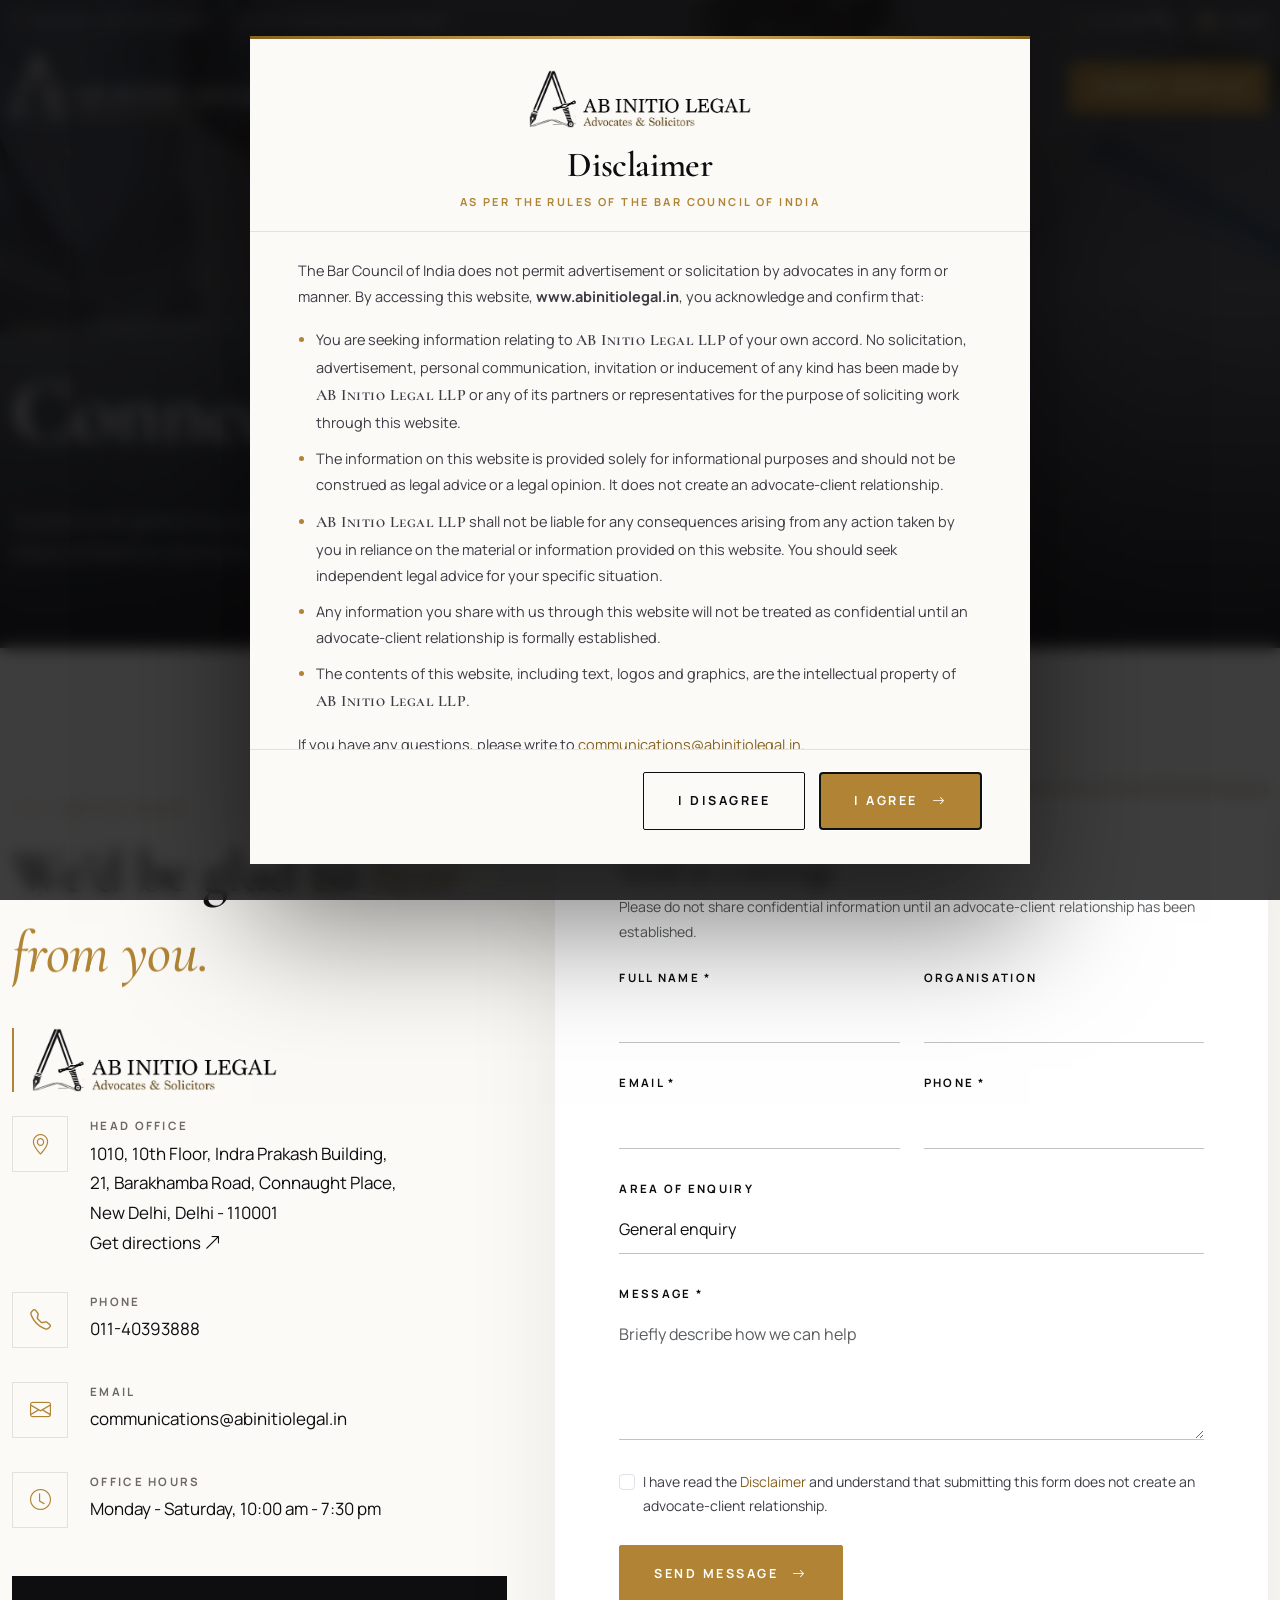
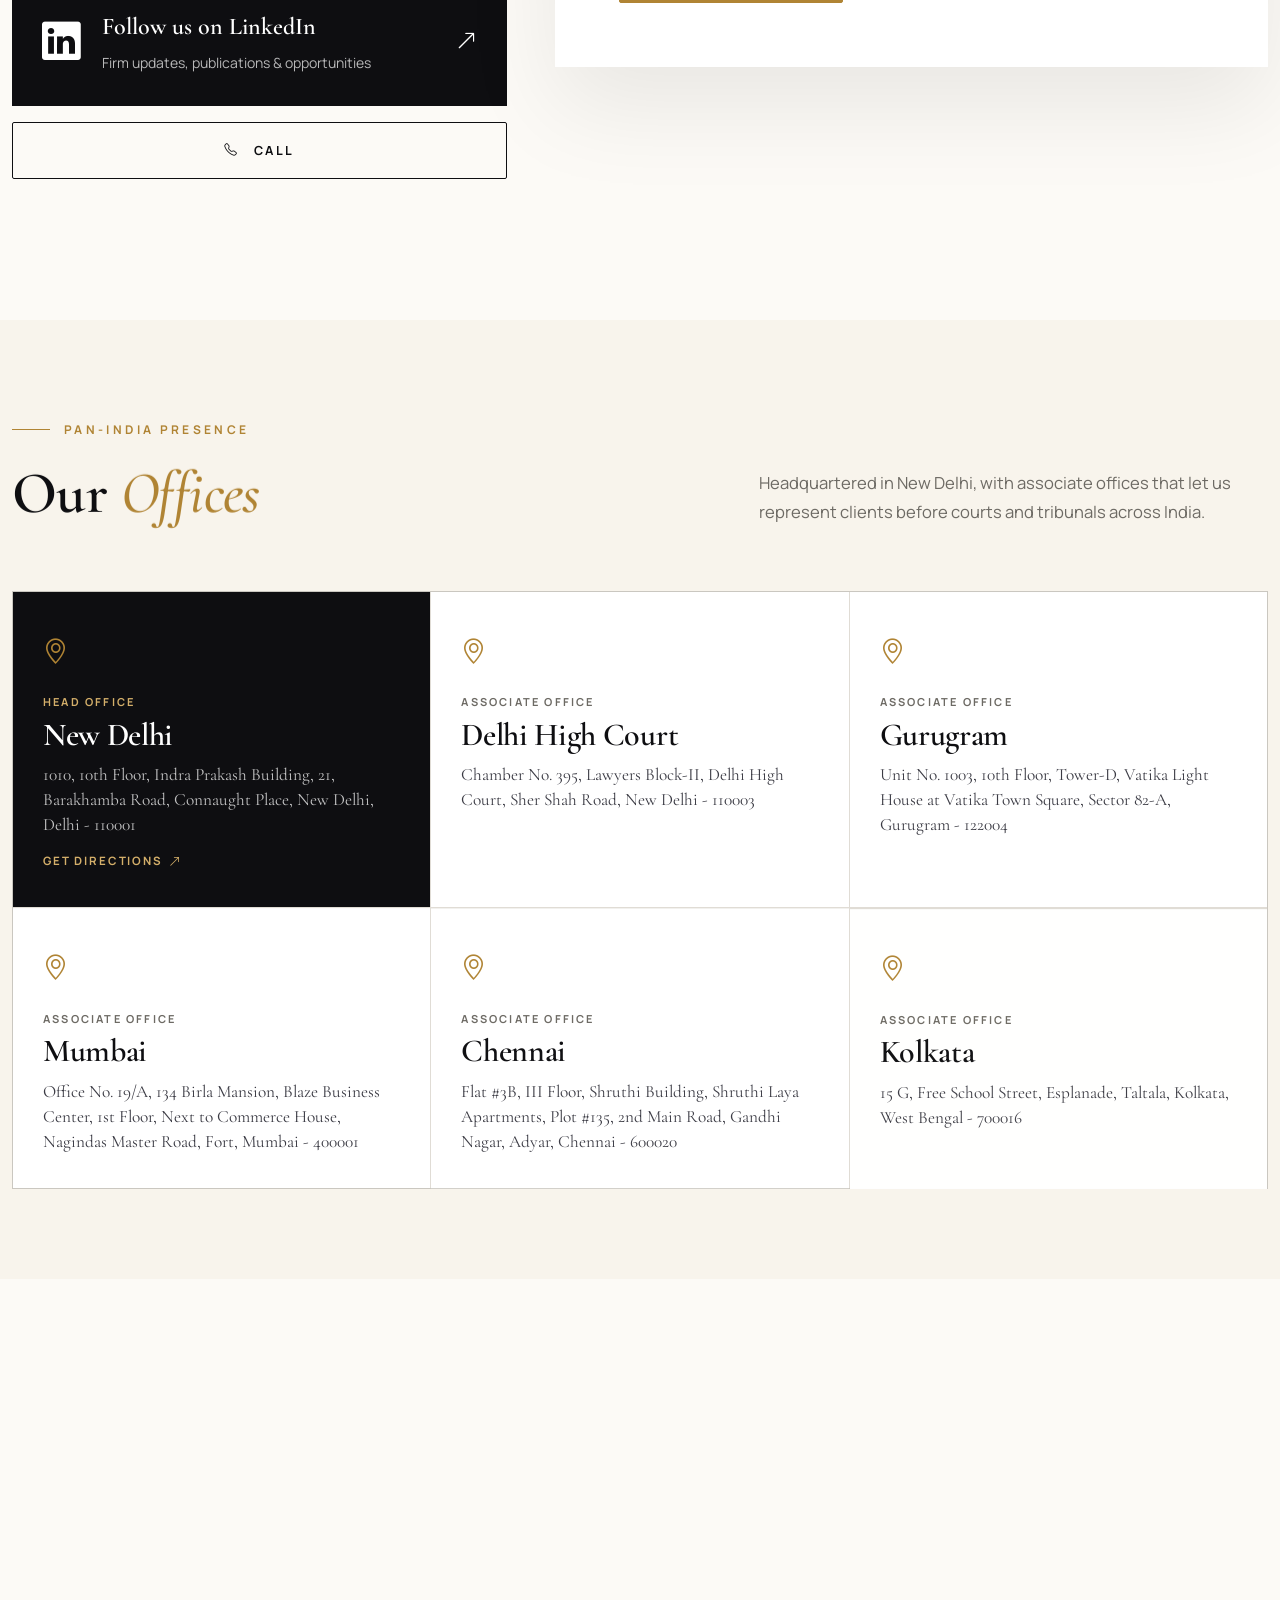
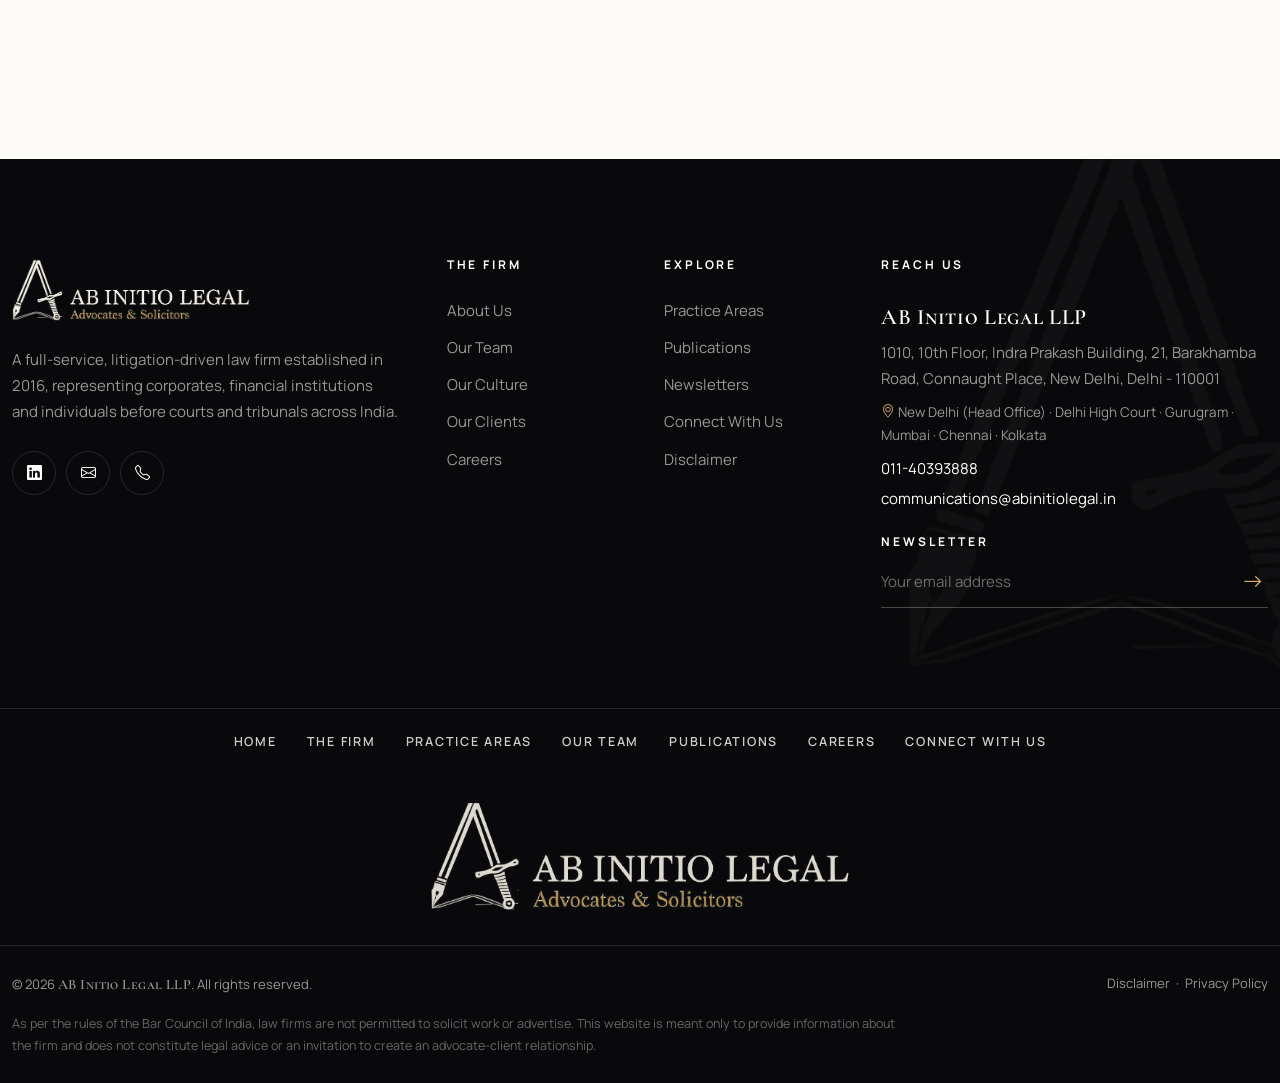
<file: contact.html>
<!DOCTYPE html>
<html lang="en">
<head>
  <meta charset="utf-8">
  <meta name="viewport" content="width=device-width, initial-scale=1">
  <title>Connect With Us | Ab Initio Legal LLP</title>
  <meta name="description" content="Contact Ab Initio Legal LLP, 1010, 10th Floor, Indra Prakash Building, 21 Barakhamba Road, Connaught Place, New Delhi 110001. Tel 011-40393888.">
  <meta name="theme-color" content="#0e0e11">
  <meta property="og:title" content="Connect With Us | Ab Initio Legal LLP">
  <meta property="og:description" content="Contact Ab Initio Legal LLP, 1010, 10th Floor, Indra Prakash Building, 21 Barakhamba Road, Connaught Place, New Delhi 110001. Tel 011-40393888.">
  <link rel="icon" href="favicon.ico">
  <link rel="icon" type="image/png" href="assets/img/brand/favicon.png">
  <link rel="apple-touch-icon" href="assets/img/brand/apple-touch-icon.png">
  <link rel="preconnect" href="https://fonts.googleapis.com">
  <link rel="preconnect" href="https://fonts.gstatic.com" crossorigin>
  <link href="https://fonts.googleapis.com/css2?family=Cormorant+Garamond:ital,wght@0,500;0,600;0,700;1,500;1,600&family=Manrope:wght@400;500;600;700&display=swap" rel="stylesheet">
  <link rel="stylesheet" href="assets/vendor/bootstrap.min.css">
  <link rel="stylesheet" href="assets/vendor/bootstrap-icons/bootstrap-icons.min.css">
  <link rel="stylesheet" href="assets/css/style.css">
</head>
<body data-page="contact">
  <div id="ail-header"></div>

  <main>
    <section class="page-banner">
      <div class="page-banner__img" style="background-image:url('assets/img/banners/page-contact.jpg');background-position:center 30%" data-parallax="10"></div>
      <div class="container-xl">
        <ul class="crumbs"><li><a href="index.html">Home</a></li><li>Connect With Us</li></ul>
        <h1 data-split>Connect <em>With Us</em></h1>
        <p>Contact us for general enquiries or to discuss a legal matter. Please do not share confidential information at this stage.</p>
      </div>
    </section>

    <section class="section">
      <div class="container-xl">
        <div class="row g-5">
          <div class="col-lg-5">
            <div class="eyebrow" data-reveal>Get in Touch</div>
            <h2 class="section-title" data-split>We’d be glad to <em>hear from you.</em></h2>
            <div class="contact-firm" data-reveal><img src="assets/img/brand/logo-dark.png" alt="Ab Initio Legal LLP - Advocates &amp; Solicitors"></div>
            <div class="contact-info mt-4" data-stagger>
              <div class="contact-item" data-stagger-item><div class="ic"><i class="bi bi-geo-alt"></i></div><div><h4>Head Office</h4><p>1010, 10th Floor, Indra Prakash Building,<br>21, Barakhamba Road, Connaught Place,<br>New Delhi, Delhi - 110001<br><a href="https://maps.app.goo.gl/CY8NVoUuybGFuwaP8" target="_blank" rel="noopener" class="small">Get directions <i class="bi bi-arrow-up-right"></i></a></p></div></div>
              <div class="contact-item" data-stagger-item><div class="ic"><i class="bi bi-telephone"></i></div><div><h4>Phone</h4><p><a href="tel:+911140393888">011-40393888</a></p></div></div>
              <div class="contact-item" data-stagger-item><div class="ic"><i class="bi bi-envelope"></i></div><div><h4>Email</h4><p><a href="mailto:communications@abinitiolegal.in">communications@abinitiolegal.in</a></p></div></div>
              <div class="contact-item" data-stagger-item><div class="ic"><i class="bi bi-clock"></i></div><div><h4>Office Hours</h4><p>Monday - Saturday, 10:00 am - 7:30 pm</p></div></div>
            </div>
            <a class="linkedin-card mt-5" href="https://in.linkedin.com/company/ab-initio-legal-llp" target="_blank" rel="noopener" data-reveal>
              <i class="bi bi-linkedin"></i>
              <div><strong>Follow us on LinkedIn</strong><small>Firm updates, publications &amp; opportunities</small></div>
              <i class="bi bi-arrow-up-right"></i>
            </a>
            <div class="d-flex gap-2 mt-3" data-reveal>
              <a class="btn-ail btn-dark-outline flex-fill justify-content-center" href="tel:+911140393888"><i class="bi bi-telephone"></i> Call</a>
            </div>
          </div>
          <div class="col-lg-7">
            <div class="form-panel" data-reveal>
              <h3 class="mb-2" style="font-size:2rem">Send us a message</h3>
              <p class="text-muted mb-4 small">Please do not share confidential information until an advocate-client relationship has been established.</p>
              <form class="form-ail" id="contactForm" data-ail-form data-success="#contactSuccess" data-endpoint="/api/contact" novalidate>
                <div class="row">
                  <div class="col-md-6"><div class="field"><label class="lbl" for="name">Full name *</label><input class="form-control" id="name" name="name" required><div class="invalid-feedback">Please enter your name.</div></div></div>
                  <div class="col-md-6"><div class="field"><label class="lbl" for="company">Organisation</label><input class="form-control" id="company" name="company"></div></div>
                  <div class="col-md-6"><div class="field"><label class="lbl" for="email">Email *</label><input class="form-control" id="email" name="email" type="email" required><div class="invalid-feedback">Please enter a valid email.</div></div></div>
                  <div class="col-md-6"><div class="field"><label class="lbl" for="phone">Phone *</label><input class="form-control" id="phone" name="phone" type="tel" required><div class="invalid-feedback">Please enter a valid phone number.</div></div></div>
                  <div class="col-12"><div class="field"><label class="lbl" for="subject">Area of enquiry</label>
                    <select class="form-select" id="subject" name="subject">
                      <option>General enquiry</option><option>Commercial &amp; Corporate Litigation</option><option>Arbitration</option><option>Insolvency (IBC)</option><option>Criminal &amp; White-Collar</option><option>Civil / Property / RERA</option><option>Consumer Dispute</option><option>Labour &amp; Employment</option><option>Drafting &amp; Advisory</option><option>Other</option>
                    </select></div></div>
                  <div class="col-12"><div class="field"><label class="lbl" for="message">Message *</label><textarea class="form-control" id="message" name="message" required placeholder="Briefly describe how we can help"></textarea><div class="invalid-feedback">Please enter a message.</div></div></div>
                  <div class="col-12 mb-4"><div class="form-check"><input class="form-check-input" type="checkbox" id="consent" required><label class="form-check-label small" for="consent">I have read the <a href="disclaimer.html">Disclaimer</a> and understand that submitting this form does not create an advocate-client relationship.</label></div></div>
                </div>
                <button type="submit" class="btn-ail">Send Message <i class="bi bi-arrow-right"></i></button>
              </form>
              <div class="form-success" id="contactSuccess">
                <div class="tick"><i class="bi bi-check2"></i></div>
                <h3>Thank you for reaching out</h3>
                <p class="text-muted">Your message has been received. A member of our team will get back to you shortly.</p>
                <button class="btn-ail btn-dark-outline mt-2" data-form-reset="#contactForm" type="button">Send another message</button>
              </div>
            </div>
          </div>
        </div>
      </div>
    </section>

    <section class="section-sm bg-ivory">
      <div class="container-xl">
        <div class="row align-items-end mb-5 g-4">
          <div class="col-lg-7">
            <div class="eyebrow" data-reveal>Pan-India Presence</div>
            <h2 class="section-title mb-0" data-split>Our <em>Offices</em></h2>
          </div>
          <div class="col-lg-5"><p class="lead-text" data-reveal>Headquartered in New Delhi, with associate offices that let us represent clients before courts and tribunals across India.</p></div>
        </div>
        <div class="offices-grid" data-offices data-stagger></div>
      </div>
    </section>

    <section class="map-wrap" aria-label="Office location map">
      <iframe title="Ab Initio Legal LLP office, Indra Prakash Building, Barakhamba Road, Connaught Place, New Delhi" loading="lazy" referrerpolicy="no-referrer-when-downgrade"
        src="https://www.google.com/maps?q=Ab+Initio+Legal+LLP,+Indra+Prakash+Building,+21+Barakhamba+Road,+Connaught+Place,+New+Delhi+110001&output=embed"></iframe>
    </section>
  </main>

  <div id="ail-footer"></div>

  <script src="assets/vendor/bootstrap.bundle.min.js"></script>
  <script src="assets/vendor/gsap.min.js"></script>
  <script src="assets/vendor/ScrollTrigger.min.js"></script>
  <script src="assets/data/site-data.js"></script>
  <script src="assets/data/publications.js"></script>
  <script src="assets/js/layout.js"></script>
  <script src="assets/js/main.js"></script>
</body>
</html>
</file>
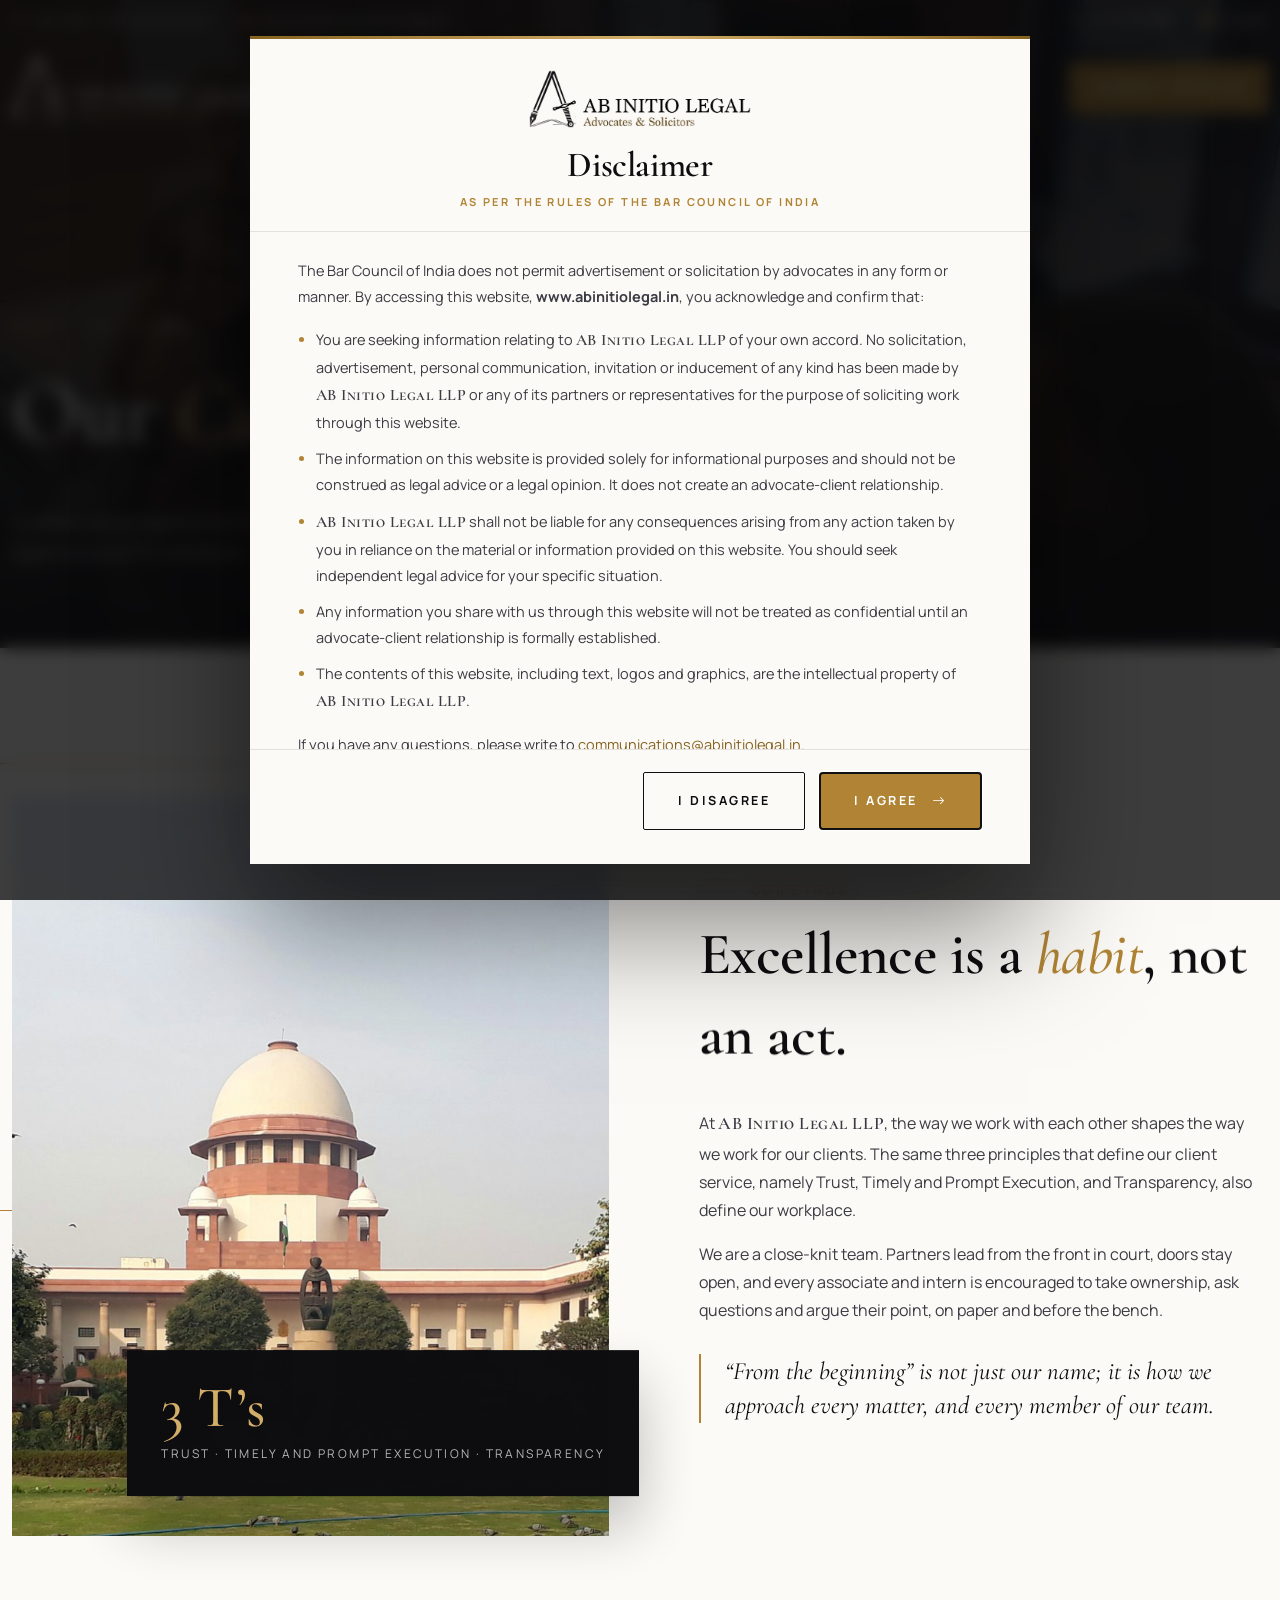
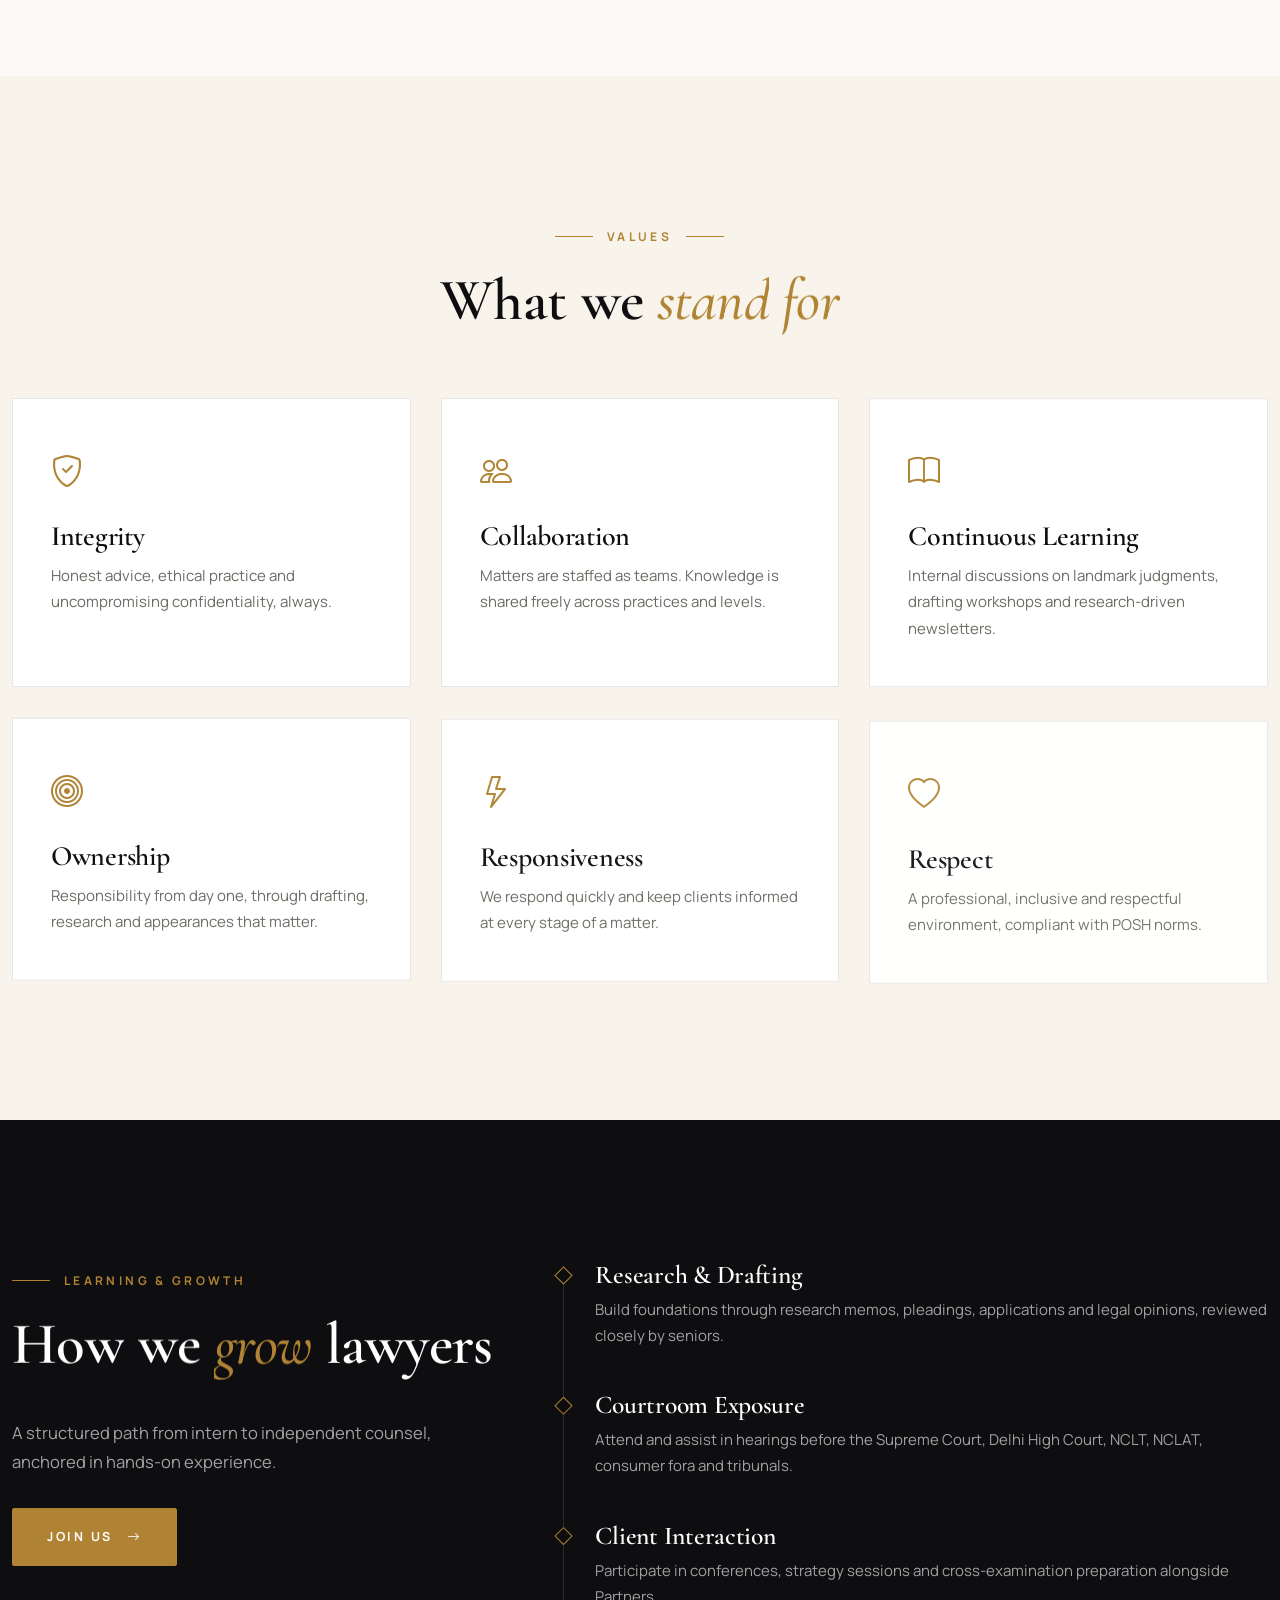
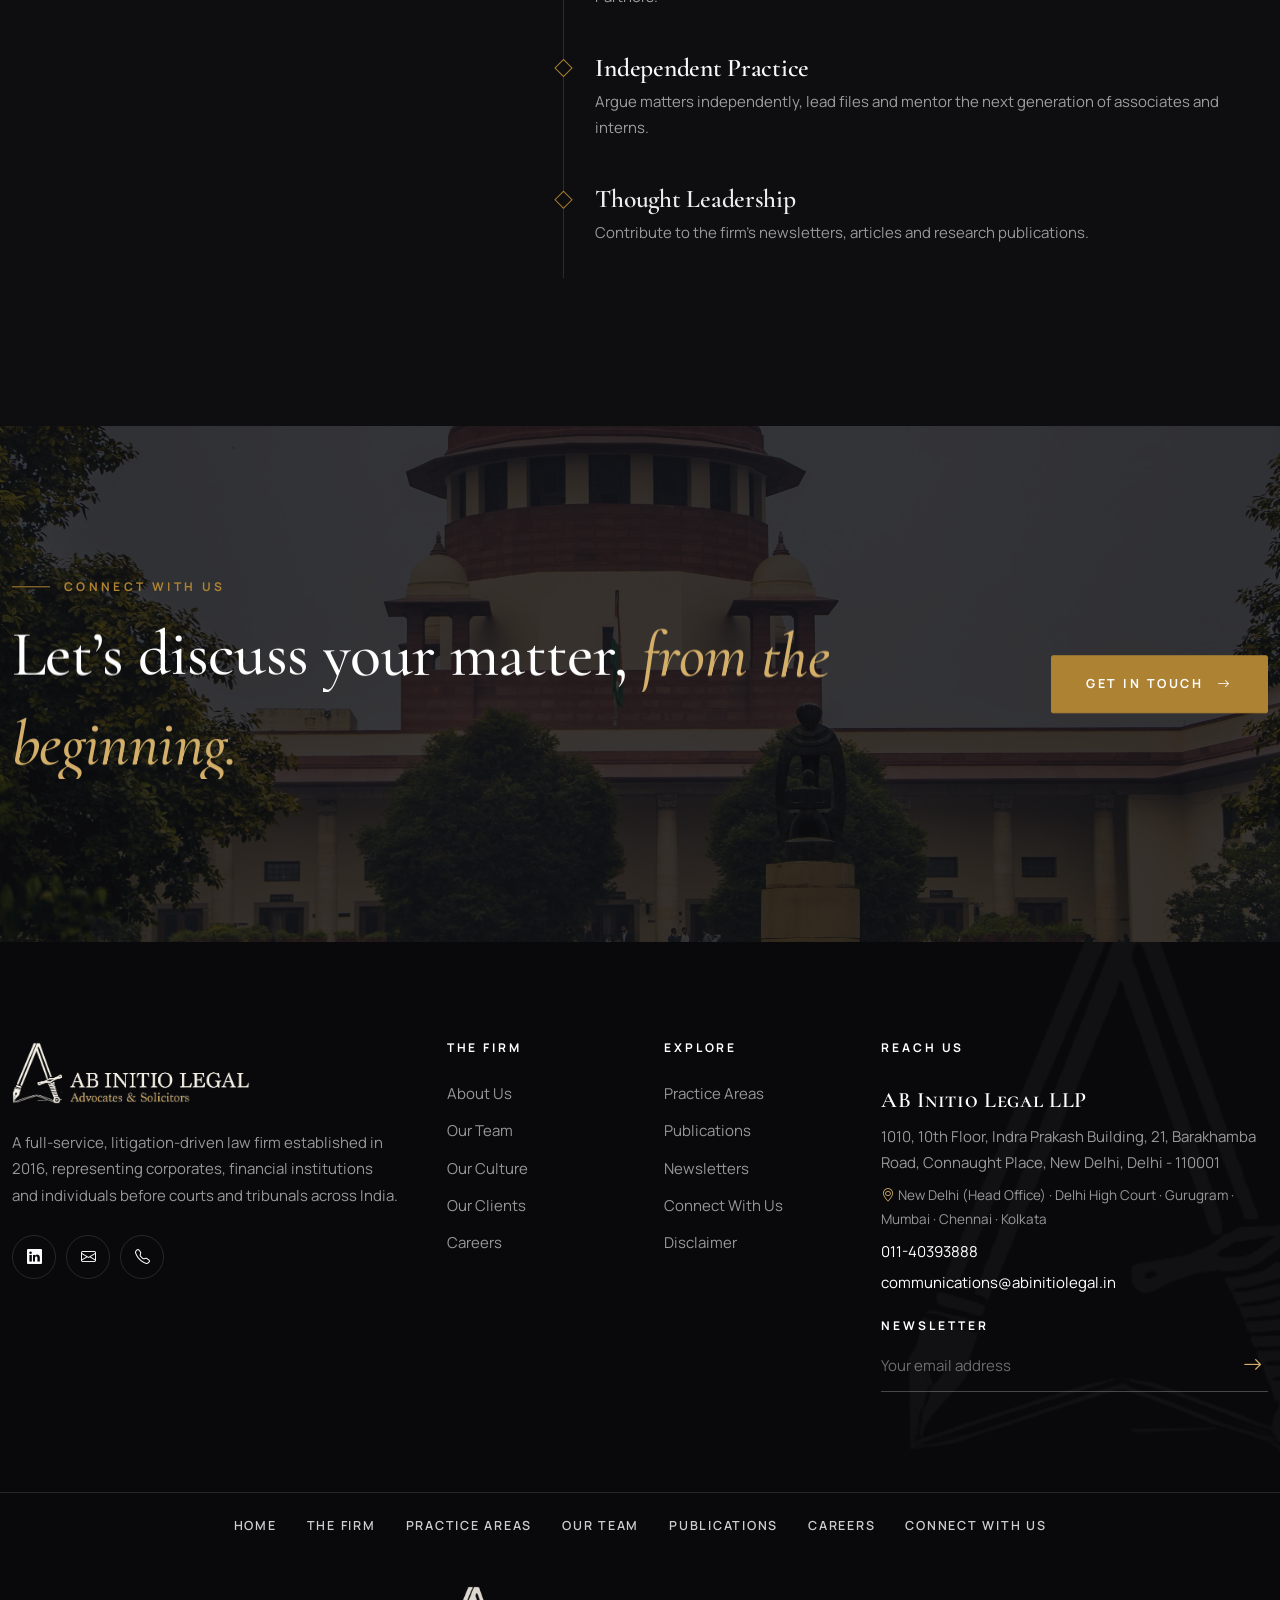
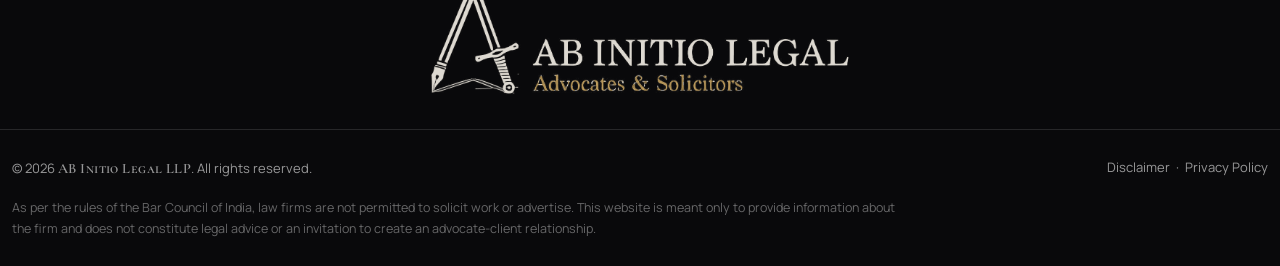
<file: culture.html>
<!DOCTYPE html>
<html lang="en">
<head>
  <meta charset="utf-8">
  <meta name="viewport" content="width=device-width, initial-scale=1">
  <title>Our Culture | Ab Initio Legal LLP</title>
  <meta name="description" content="The work culture, values, professional environment and learning opportunities at Ab Initio Legal LLP.">
  <meta name="theme-color" content="#0e0e11">
  <meta property="og:title" content="Our Culture | Ab Initio Legal LLP">
  <meta property="og:description" content="The work culture, values, professional environment and learning opportunities at Ab Initio Legal LLP.">
  <link rel="icon" href="favicon.ico">
  <link rel="icon" type="image/png" href="assets/img/brand/favicon.png">
  <link rel="apple-touch-icon" href="assets/img/brand/apple-touch-icon.png">
  <link rel="preconnect" href="https://fonts.googleapis.com">
  <link rel="preconnect" href="https://fonts.gstatic.com" crossorigin>
  <link href="https://fonts.googleapis.com/css2?family=Cormorant+Garamond:ital,wght@0,500;0,600;0,700;1,500;1,600&family=Manrope:wght@400;500;600;700&display=swap" rel="stylesheet">
  <link rel="stylesheet" href="assets/vendor/bootstrap.min.css">
  <link rel="stylesheet" href="assets/vendor/bootstrap-icons/bootstrap-icons.min.css">
  <link rel="stylesheet" href="assets/css/style.css">
</head>
<body data-page="culture">
  <div id="ail-header"></div>

  <main>
    <section class="page-banner">
      <div class="page-banner__img" style="background-image:url('assets/img/banners/page-culture.jpg');background-position:center 40%" data-parallax="10"></div>
      <div class="container-xl">
        <ul class="crumbs"><li><a href="index.html">Home</a></li><li>Our Culture</li></ul>
        <h1 data-split>Our <em>Culture</em></h1>
        <p>A collaborative, rigorous and humane workplace, where every member of the team is trusted to contribute.</p>
      </div>
    </section>

    <section class="section">
      <div class="container-xl">
        <div class="intro-grid">
          <div class="img-frame" data-reveal="fade">
            <div class="img-frame__main" data-reveal-img><img src="assets/img/banners/supreme-court-front-portrait.jpg" alt="The Supreme Court of India" data-parallax="10" loading="lazy"></div>
            <div class="img-frame__badge" data-reveal data-delay=".3"><strong>3 T’s</strong><span>Trust · Timely and Prompt Execution · Transparency</span></div>
          </div>
          <div>
            <div class="eyebrow" data-reveal>Our Ethos</div>
            <h2 class="section-title" data-split>Excellence is a <em>habit</em>, not an act.</h2>
            <p data-reveal>At Ab Initio Legal LLP, the way we work with each other shapes the way we work for our clients. The same three principles that define our client service, namely Trust, Timely and Prompt Execution, and Transparency, also define our workplace.</p>
            <p data-reveal>We are a close-knit team. Partners lead from the front in court, doors stay open, and every associate and intern is encouraged to take ownership, ask questions and argue their point, on paper and before the bench.</p>
            <p class="signature-quote" data-reveal>“From the beginning” is not just our name; it is how we approach every matter, and every member of our team.</p>
          </div>
        </div>
      </div>
    </section>

    <section class="section bg-ivory">
      <div class="container-xl">
        <div class="text-center mb-5">
          <div class="eyebrow center" data-reveal>Values</div>
          <h2 class="section-title" data-split>What we <em>stand for</em></h2>
        </div>
        <div class="values-grid" data-stagger>
          <div data-stagger-item><div class="value-card"><i class="bi bi-shield-check"></i><h3>Integrity</h3><p>Honest advice, ethical practice and uncompromising confidentiality, always.</p></div></div>
          <div data-stagger-item><div class="value-card"><i class="bi bi-people"></i><h3>Collaboration</h3><p>Matters are staffed as teams. Knowledge is shared freely across practices and levels.</p></div></div>
          <div data-stagger-item><div class="value-card"><i class="bi bi-book"></i><h3>Continuous Learning</h3><p>Internal discussions on landmark judgments, drafting workshops and research-driven newsletters.</p></div></div>
          <div data-stagger-item><div class="value-card"><i class="bi bi-bullseye"></i><h3>Ownership</h3><p>Responsibility from day one, through drafting, research and appearances that matter.</p></div></div>
          <div data-stagger-item><div class="value-card"><i class="bi bi-lightning"></i><h3>Responsiveness</h3><p>We respond quickly and keep clients informed at every stage of a matter.</p></div></div>
          <div data-stagger-item><div class="value-card"><i class="bi bi-heart"></i><h3>Respect</h3><p>A professional, inclusive and respectful environment, compliant with POSH norms.</p></div></div>
        </div>
      </div>
    </section>

    <section class="section bg-ink">
      <div class="container-xl">
        <div class="row g-5">
          <div class="col-lg-5">
            <div class="eyebrow" data-reveal>Learning &amp; Growth</div>
            <h2 class="section-title" data-split>How we <em>grow</em> lawyers</h2>
            <p class="lead-text" data-reveal>A structured path from intern to independent counsel, anchored in hands-on experience.</p>
            <a class="btn-ail mt-3" href="careers.html" data-reveal>Join Us <i class="bi bi-arrow-right"></i></a>
          </div>
          <div class="col-lg-7">
            <div class="timeline" data-stagger>
              <div class="timeline__item" data-stagger-item><h4>Research &amp; Drafting</h4><p>Build foundations through research memos, pleadings, applications and legal opinions, reviewed closely by seniors.</p></div>
              <div class="timeline__item" data-stagger-item><h4>Courtroom Exposure</h4><p>Attend and assist in hearings before the Supreme Court, Delhi High Court, NCLT, NCLAT, consumer fora and tribunals.</p></div>
              <div class="timeline__item" data-stagger-item><h4>Client Interaction</h4><p>Participate in conferences, strategy sessions and cross-examination preparation alongside Partners.</p></div>
              <div class="timeline__item" data-stagger-item><h4>Independent Practice</h4><p>Argue matters independently, lead files and mentor the next generation of associates and interns.</p></div>
              <div class="timeline__item" data-stagger-item><h4>Thought Leadership</h4><p>Contribute to the firm’s newsletters, articles and research publications.</p></div>
            </div>
          </div>
        </div>
      </div>
    </section>
    <section class="cta-band section">
      <div class="cta-band__img" style="background-image:url('assets/img/hero/supreme-court-of-india.jpg')" data-parallax="16"></div>
      <div class="container-xl">
        <div class="row align-items-center g-5">
          <div class="col-lg-8">
            <div class="eyebrow" data-reveal>Connect With Us</div>
            <h2 data-split>Let’s discuss your matter, <em>from the beginning.</em></h2>
          </div>
          <div class="col-lg-4 text-lg-end" data-reveal>
            <a class="btn-ail" href="contact.html">Get in Touch <i class="bi bi-arrow-right"></i></a>
          </div>
        </div>
      </div>
    </section>
  </main>

  <div id="ail-footer"></div>

  <script src="assets/vendor/bootstrap.bundle.min.js"></script>
  <script src="assets/vendor/gsap.min.js"></script>
  <script src="assets/vendor/ScrollTrigger.min.js"></script>
  <script src="assets/data/site-data.js"></script>
  <script src="assets/data/publications.js"></script>
  <script src="assets/js/layout.js"></script>
  <script src="assets/js/main.js"></script>
</body>
</html>
</file>
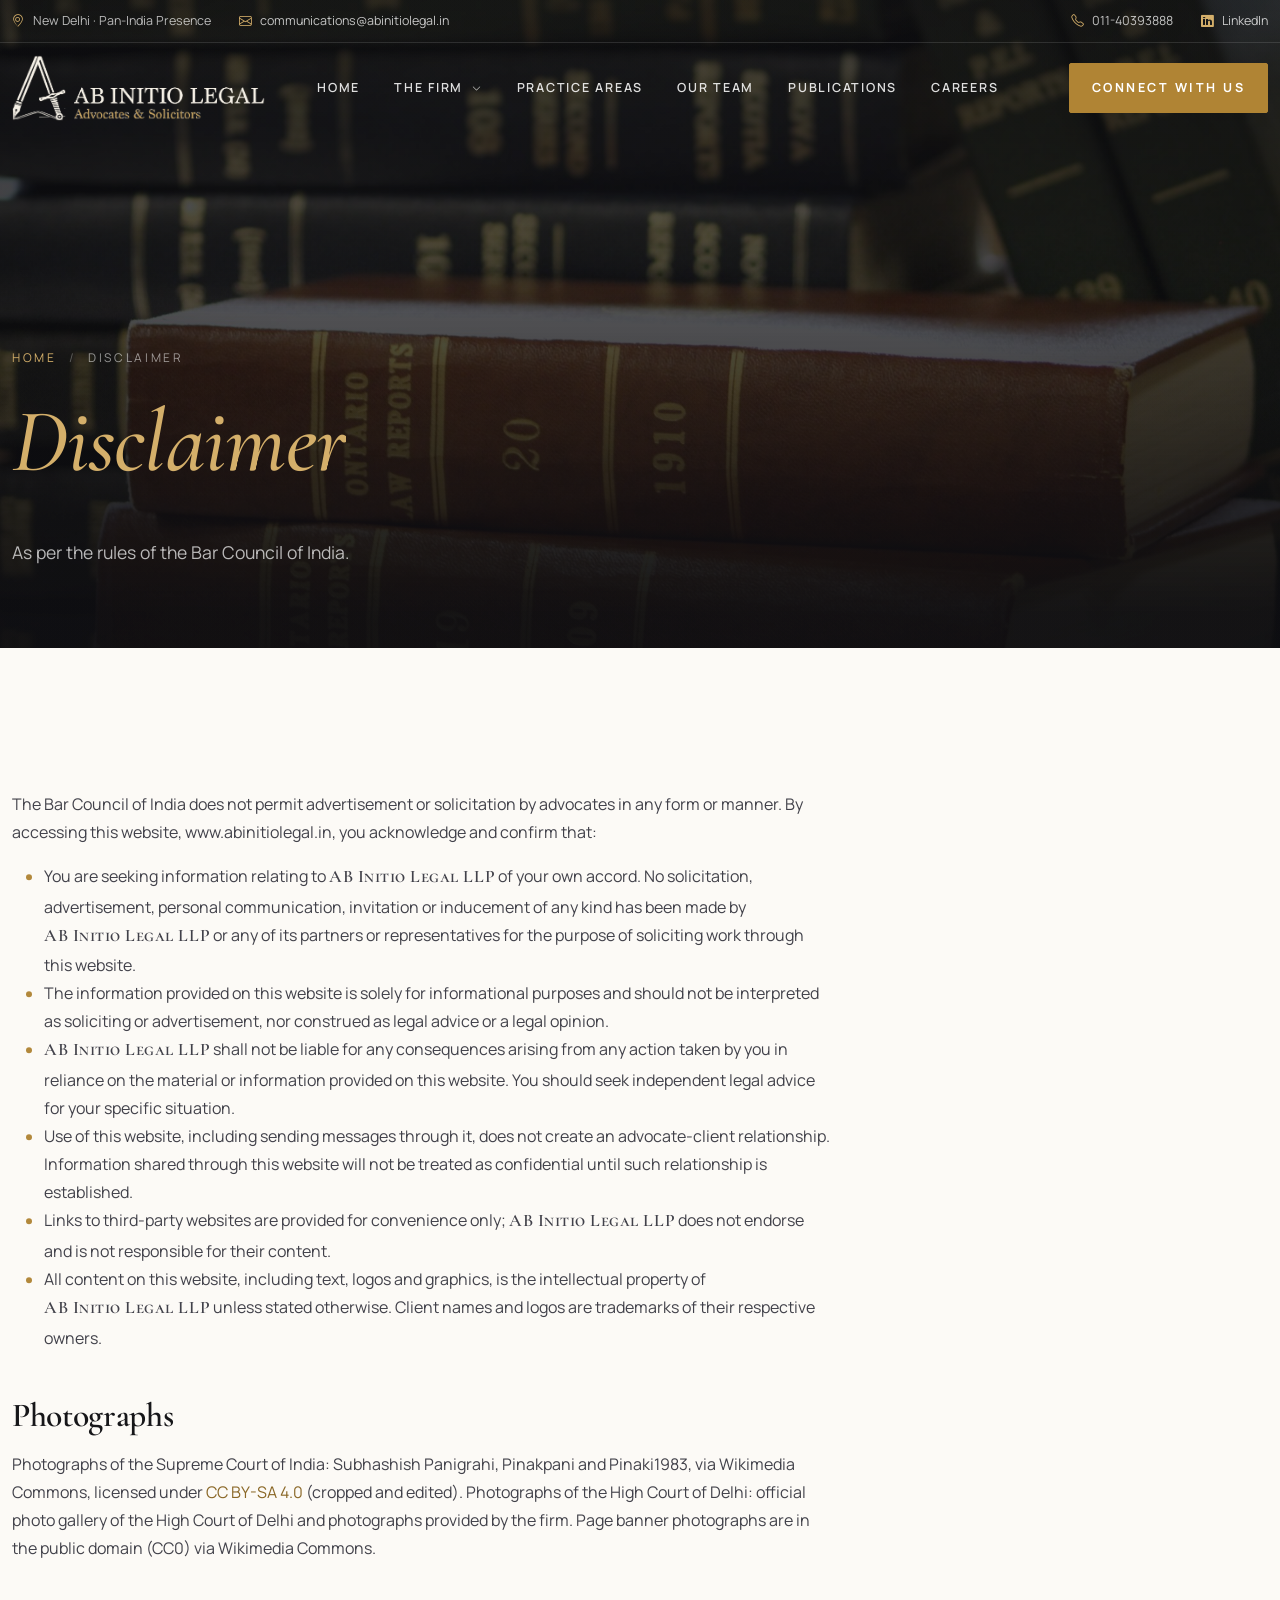
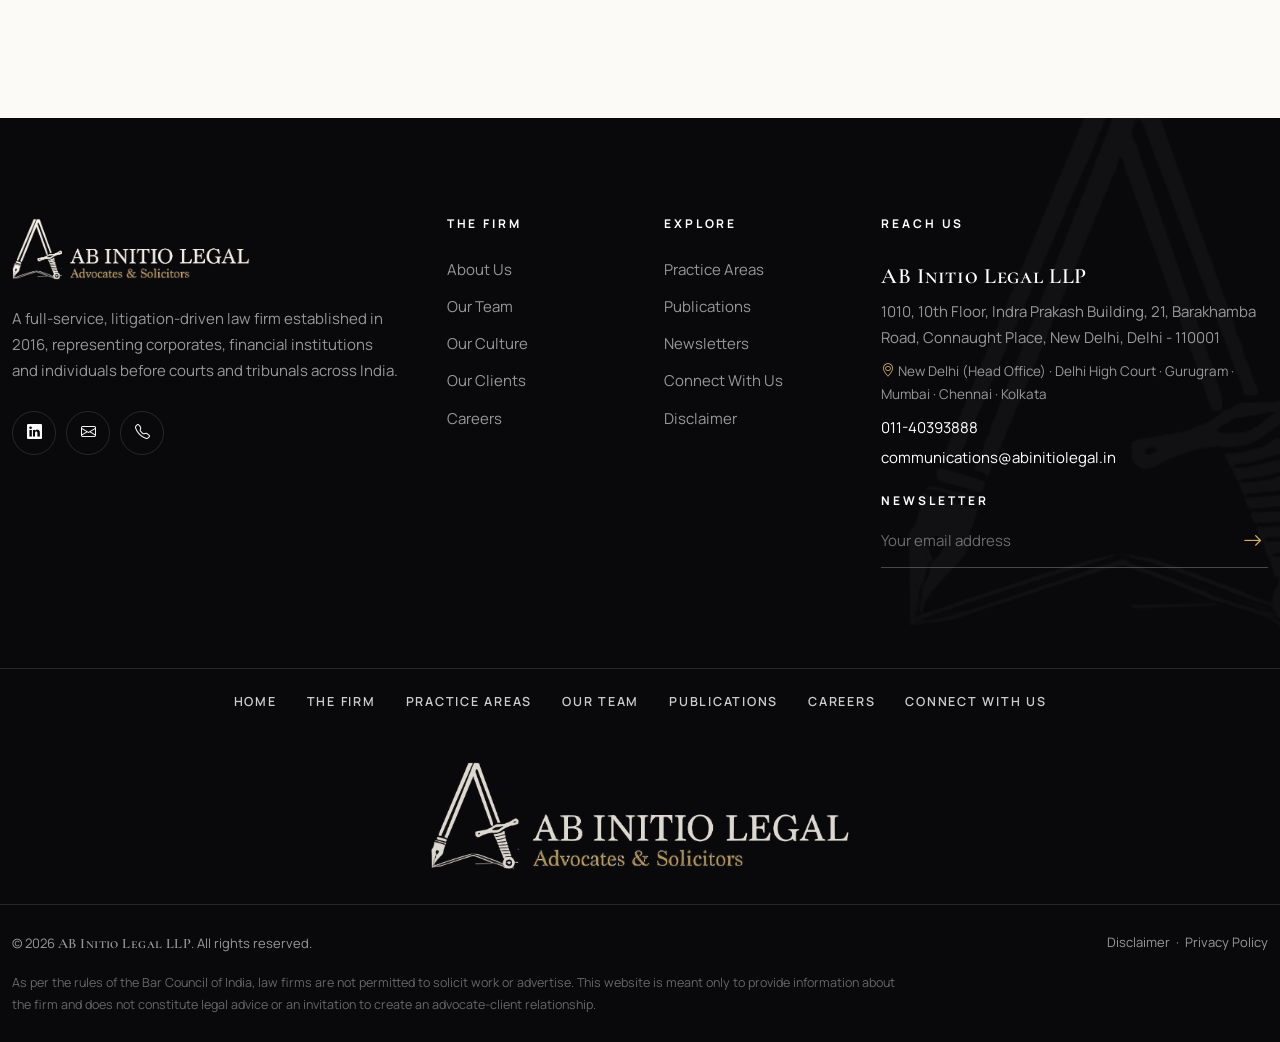
<file: disclaimer.html>
<!DOCTYPE html>
<html lang="en">
<head>
  <meta charset="utf-8">
  <meta name="viewport" content="width=device-width, initial-scale=1">
  <title>Disclaimer | Ab Initio Legal LLP</title>
  <meta name="description" content="Disclaimer as per the rules of the Bar Council of India.">
  <meta name="theme-color" content="#0e0e11">
  <meta property="og:title" content="Disclaimer | Ab Initio Legal LLP">
  <meta property="og:description" content="Disclaimer as per the rules of the Bar Council of India.">
  <link rel="icon" href="favicon.ico">
  <link rel="icon" type="image/png" href="assets/img/brand/favicon.png">
  <link rel="apple-touch-icon" href="assets/img/brand/apple-touch-icon.png">
  <link rel="preconnect" href="https://fonts.googleapis.com">
  <link rel="preconnect" href="https://fonts.gstatic.com" crossorigin>
  <link href="https://fonts.googleapis.com/css2?family=Cormorant+Garamond:ital,wght@0,500;0,600;0,700;1,500;1,600&family=Manrope:wght@400;500;600;700&display=swap" rel="stylesheet">
  <link rel="stylesheet" href="assets/vendor/bootstrap.min.css">
  <link rel="stylesheet" href="assets/vendor/bootstrap-icons/bootstrap-icons.min.css">
  <link rel="stylesheet" href="assets/css/style.css">
</head>
<body data-page="disclaimer" data-no-disclaimer>
  <div id="ail-header"></div>

  <main>
    <section class="page-banner">
      <div class="page-banner__img" style="background-image:url('assets/img/banners/page-disclaimer.jpg');background-position:center 35%" data-parallax="10"></div>
      <div class="container-xl">
        <ul class="crumbs"><li><a href="index.html">Home</a></li><li>Disclaimer</li></ul>
        <h1 data-split><em>Disclaimer</em></h1>
        <p>As per the rules of the Bar Council of India.</p>
      </div>
    </section>

    <section class="section">
      <div class="container-xl">
        <div class="prose" data-reveal>
          <p>The Bar Council of India does not permit advertisement or solicitation by advocates in any form or manner. By accessing this website, www.abinitiolegal.in, you acknowledge and confirm that:</p>
          <ul>
            <li>You are seeking information relating to Ab Initio Legal LLP of your own accord. No solicitation, advertisement, personal communication, invitation or inducement of any kind has been made by Ab Initio Legal LLP or any of its partners or representatives for the purpose of soliciting work through this website.</li>
            <li>The information provided on this website is solely for informational purposes and should not be interpreted as soliciting or advertisement, nor construed as legal advice or a legal opinion.</li>
            <li>Ab Initio Legal LLP shall not be liable for any consequences arising from any action taken by you in reliance on the material or information provided on this website. You should seek independent legal advice for your specific situation.</li>
            <li>Use of this website, including sending messages through it, does not create an advocate-client relationship. Information shared through this website will not be treated as confidential until such relationship is established.</li>
            <li>Links to third-party websites are provided for convenience only; Ab Initio Legal LLP does not endorse and is not responsible for their content.</li>
            <li>All content on this website, including text, logos and graphics, is the intellectual property of Ab Initio Legal LLP unless stated otherwise. Client names and logos are trademarks of their respective owners.</li>
          </ul>
          <h2>Photographs</h2>
          <p>Photographs of the Supreme Court of India: Subhashish Panigrahi, Pinakpani and Pinaki1983, via Wikimedia Commons, licensed under <a href="https://creativecommons.org/licenses/by-sa/4.0/" target="_blank" rel="noopener">CC BY-SA 4.0</a> (cropped and edited). Photographs of the High Court of Delhi: official photo gallery of the High Court of Delhi and photographs provided by the firm. Page banner photographs are in the public domain (CC0) via Wikimedia Commons.</p>
        </div>
      </div>
    </section>
  </main>

  <div id="ail-footer"></div>

  <script src="assets/vendor/bootstrap.bundle.min.js"></script>
  <script src="assets/vendor/gsap.min.js"></script>
  <script src="assets/vendor/ScrollTrigger.min.js"></script>
  <script src="assets/data/site-data.js"></script>
  <script src="assets/data/publications.js"></script>
  <script src="assets/js/layout.js"></script>
  <script src="assets/js/main.js"></script>
</body>
</html>
</file>
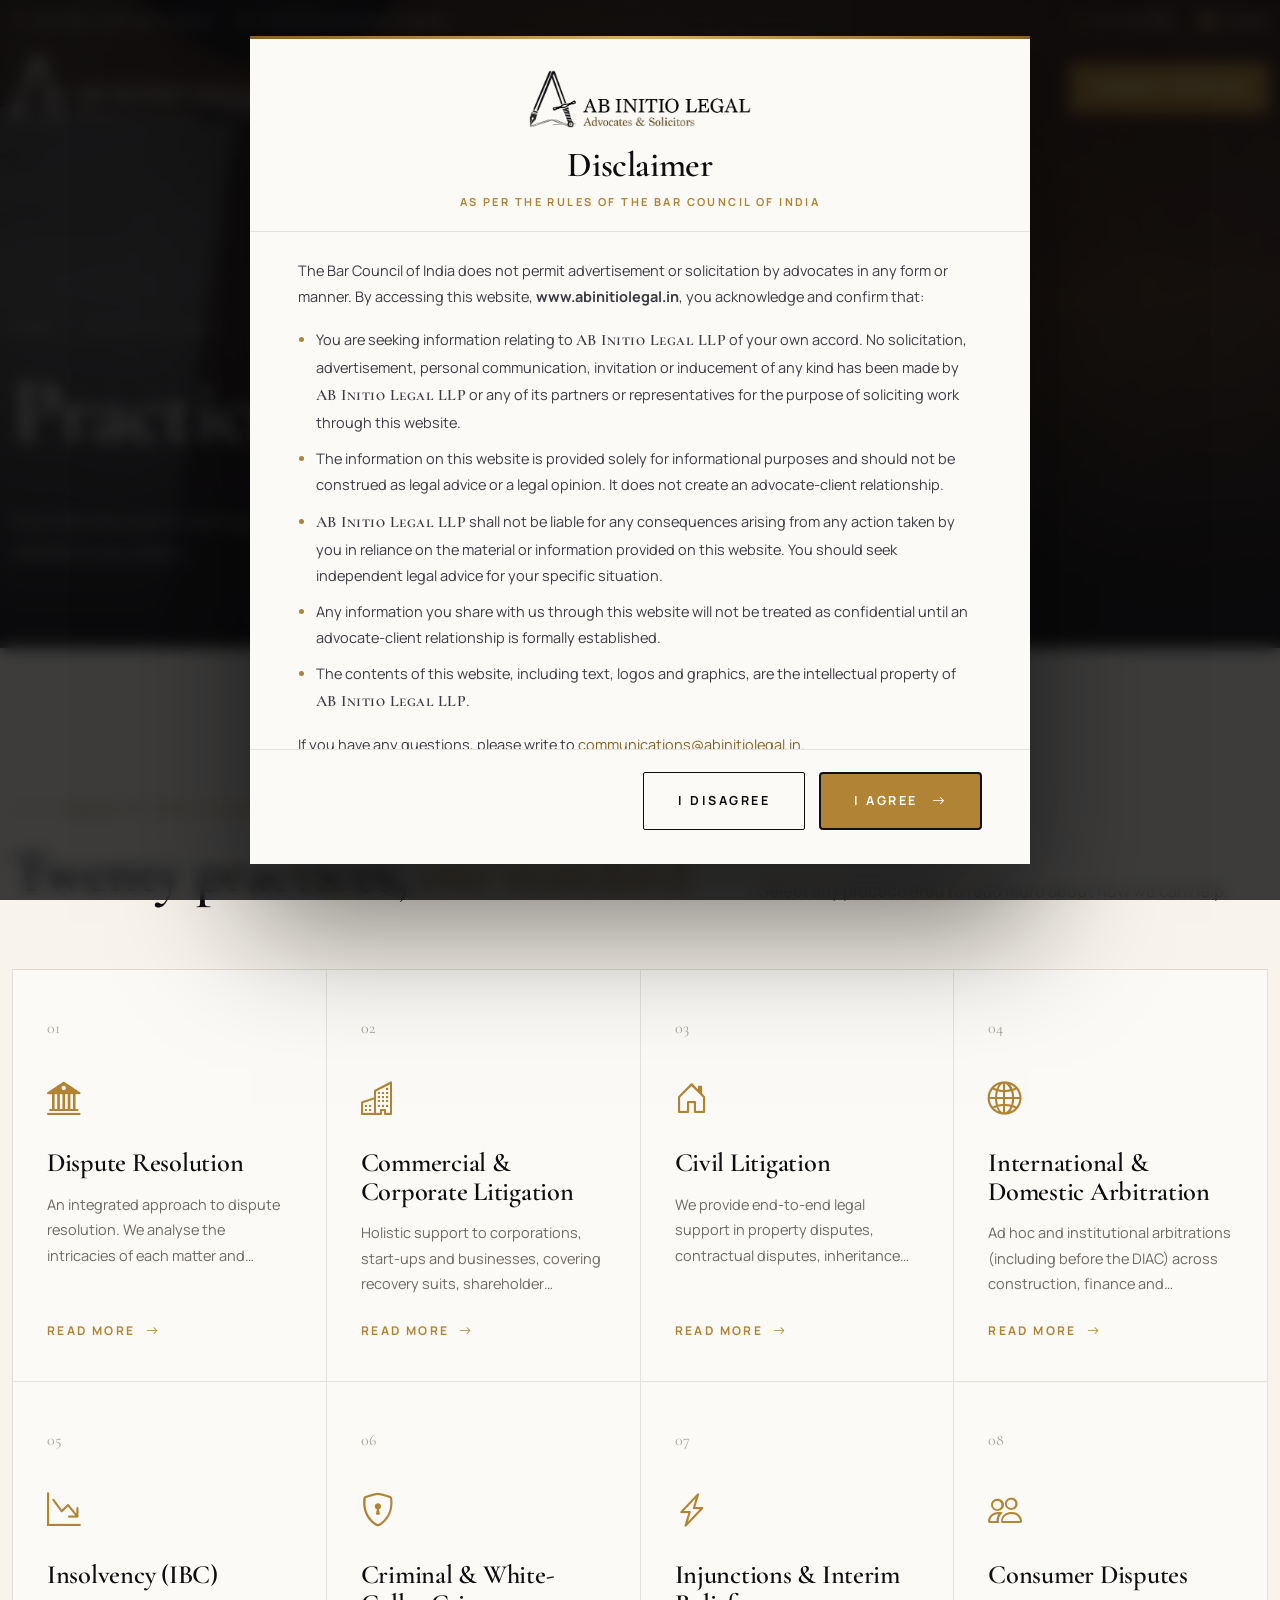
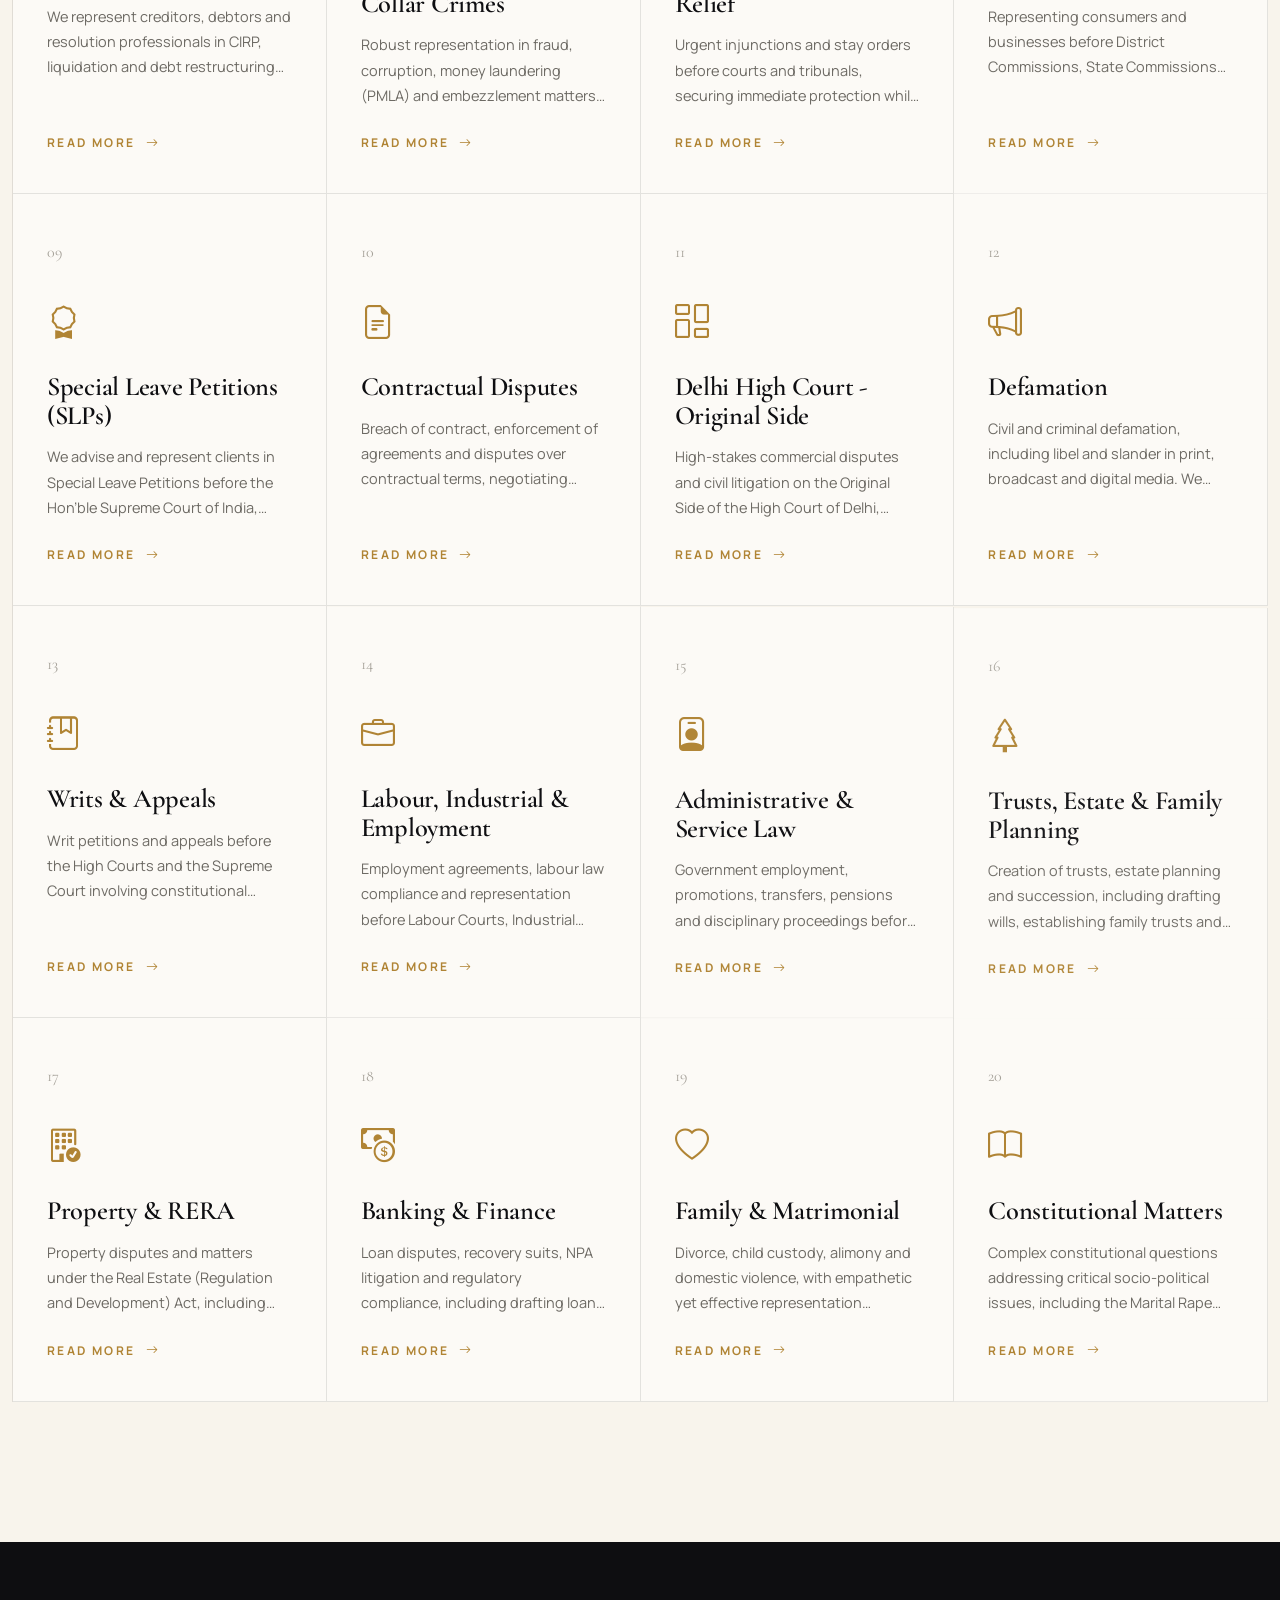
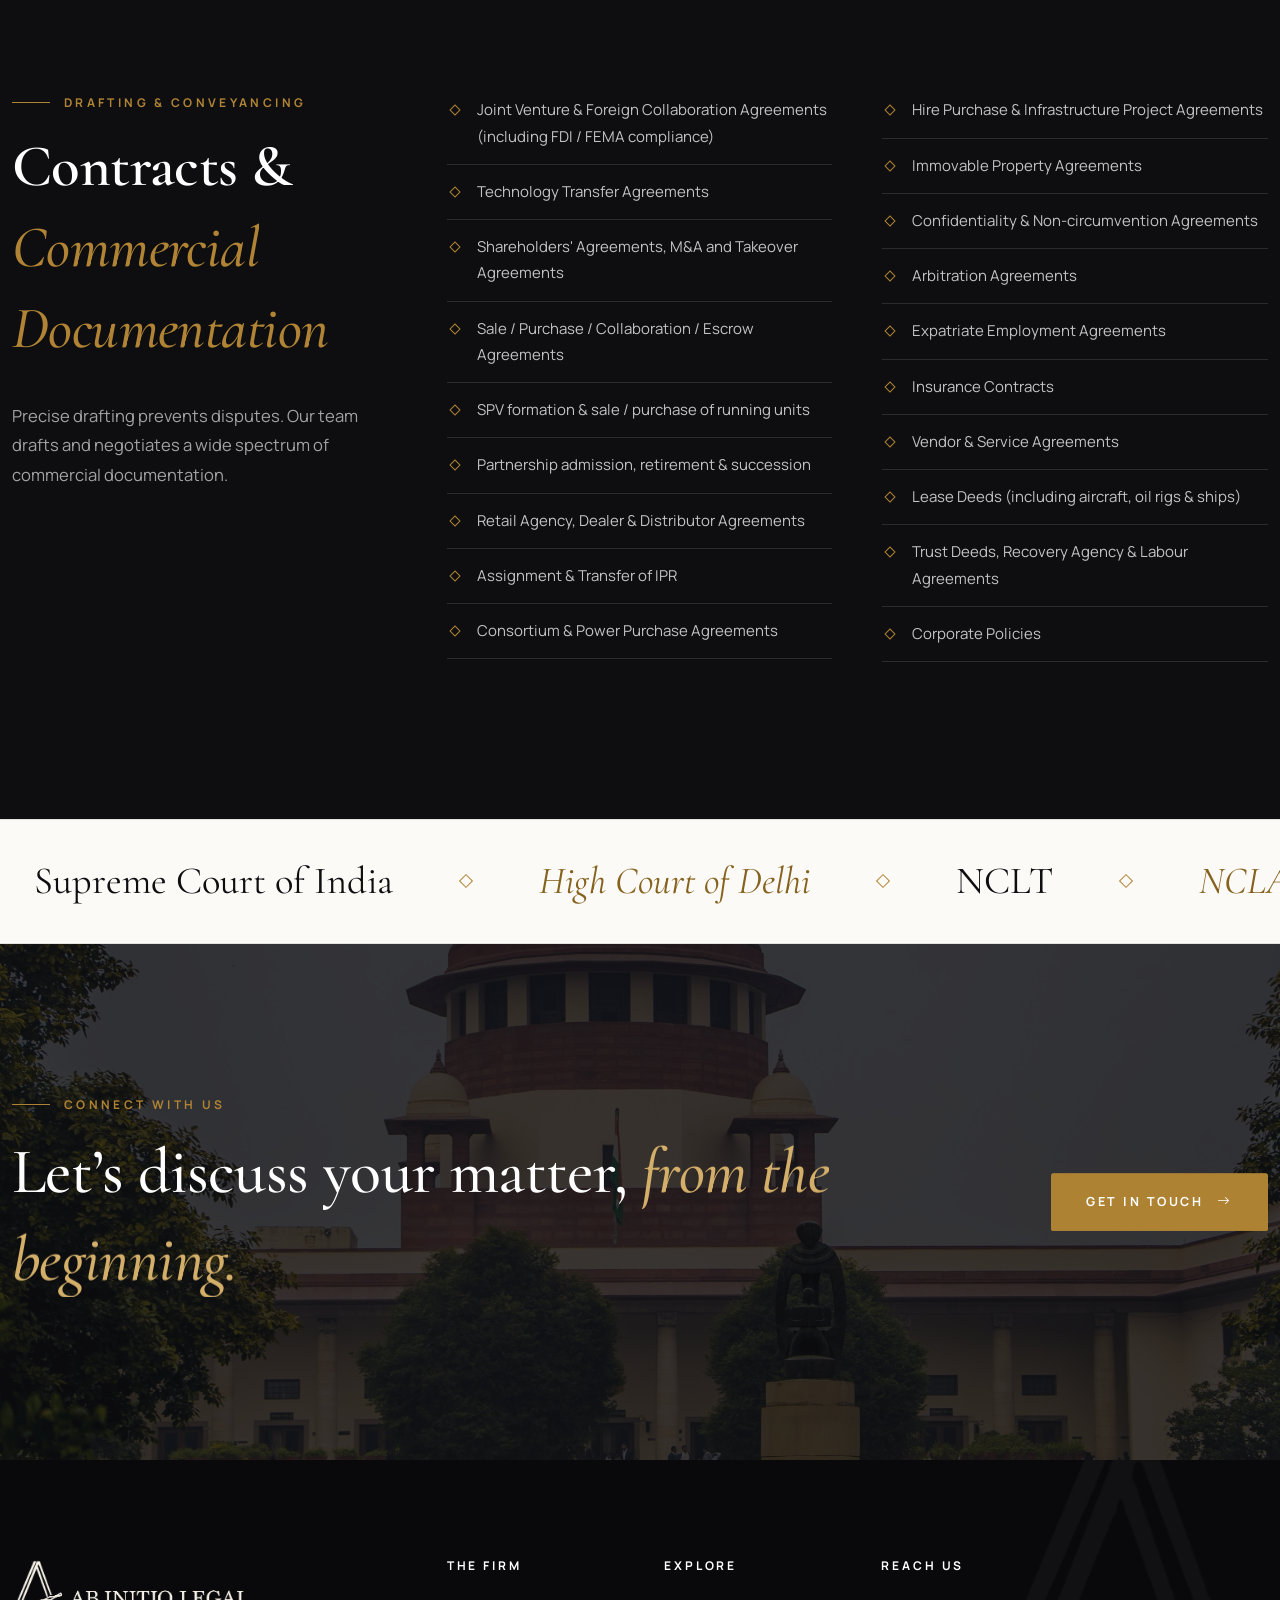
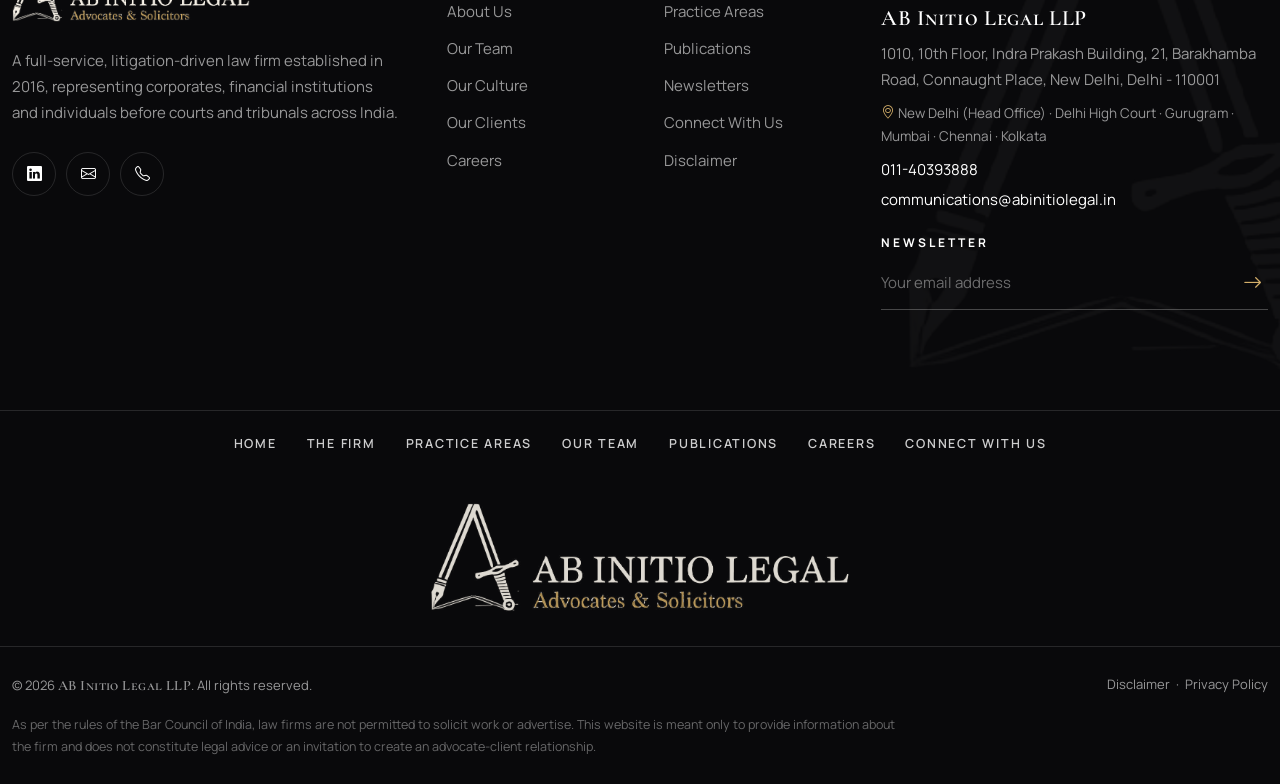
<file: practice-areas.html>
<!DOCTYPE html>
<html lang="en">
<head>
  <meta charset="utf-8">
  <meta name="viewport" content="width=device-width, initial-scale=1">
  <title>Practice Areas | Ab Initio Legal LLP</title>
  <meta name="description" content="Twenty practice areas, including dispute resolution, commercial litigation, arbitration, IBC, white-collar crime, SLPs, writs, RERA, banking, labour and more.">
  <meta name="theme-color" content="#0e0e11">
  <meta property="og:title" content="Practice Areas | Ab Initio Legal LLP">
  <meta property="og:description" content="Twenty practice areas, including dispute resolution, commercial litigation, arbitration, IBC, white-collar crime, SLPs, writs, RERA, banking, labour and more.">
  <link rel="icon" href="favicon.ico">
  <link rel="icon" type="image/png" href="assets/img/brand/favicon.png">
  <link rel="apple-touch-icon" href="assets/img/brand/apple-touch-icon.png">
  <link rel="preconnect" href="https://fonts.googleapis.com">
  <link rel="preconnect" href="https://fonts.gstatic.com" crossorigin>
  <link href="https://fonts.googleapis.com/css2?family=Cormorant+Garamond:ital,wght@0,500;0,600;0,700;1,500;1,600&family=Manrope:wght@400;500;600;700&display=swap" rel="stylesheet">
  <link rel="stylesheet" href="assets/vendor/bootstrap.min.css">
  <link rel="stylesheet" href="assets/vendor/bootstrap-icons/bootstrap-icons.min.css">
  <link rel="stylesheet" href="assets/css/style.css">
</head>
<body data-page="practice">
  <div id="ail-header"></div>

  <main>
    <section class="page-banner">
      <div class="page-banner__img" style="background-image:url('assets/img/banners/page-practice-areas.jpg');background-position:center 30%" data-parallax="10"></div>
      <div class="container-xl">
        <ul class="crumbs"><li><a href="index.html">Home</a></li><li>Practice Areas</li></ul>
        <h1 data-split>Practice <em>Areas</em></h1>
        <p>From the trial court to the Supreme Court, expertise across every forum that matters to our clients.</p>
      </div>
    </section>

    <section class="section bg-ivory">
      <div class="container-xl">
        <div class="row align-items-end mb-5 g-4">
          <div class="col-lg-7">
            <div class="eyebrow" data-reveal>Areas of Specialisation</div>
            <h2 class="section-title mb-0" data-split>Twenty practices, <em>one standard.</em></h2>
          </div>
          <div class="col-lg-5"><p class="lead-text" data-reveal>Select any practice area to read more about how we can help.</p></div>
        </div>
        <div class="practice-grid" id="practiceGrid" data-stagger></div>
      </div>
    </section>

    <section class="section bg-ink">
      <div class="container-xl">
        <div class="row g-5">
          <div class="col-lg-4">
            <div class="eyebrow" data-reveal>Drafting &amp; Conveyancing</div>
            <h2 class="section-title" data-split>Contracts &amp; <em>Commercial Documentation</em></h2>
            <p class="lead-text" data-reveal>Precise drafting prevents disputes. Our team drafts and negotiates a wide spectrum of commercial documentation.</p>
          </div>
          <div class="col-lg-8"><ul class="drafting-list" id="draftingList" data-reveal></ul></div>
        </div>
      </div>
    </section>

    <div class="marquee" id="forumsMarquee" aria-label="Forums where we appear"></div>
    <section class="cta-band section">
      <div class="cta-band__img" style="background-image:url('assets/img/hero/supreme-court-of-india.jpg')" data-parallax="16"></div>
      <div class="container-xl">
        <div class="row align-items-center g-5">
          <div class="col-lg-8">
            <div class="eyebrow" data-reveal>Connect With Us</div>
            <h2 data-split>Let’s discuss your matter, <em>from the beginning.</em></h2>
          </div>
          <div class="col-lg-4 text-lg-end" data-reveal>
            <a class="btn-ail" href="contact.html">Get in Touch <i class="bi bi-arrow-right"></i></a>
          </div>
        </div>
      </div>
    </section>
  </main>

  <div id="ail-footer"></div>

  <script src="assets/vendor/bootstrap.bundle.min.js"></script>
  <script src="assets/vendor/gsap.min.js"></script>
  <script src="assets/vendor/ScrollTrigger.min.js"></script>
  <script src="assets/data/site-data.js"></script>
  <script src="assets/data/publications.js"></script>
  <script src="assets/js/layout.js"></script>
  <script src="assets/js/main.js"></script>
</body>
</html>
</file>
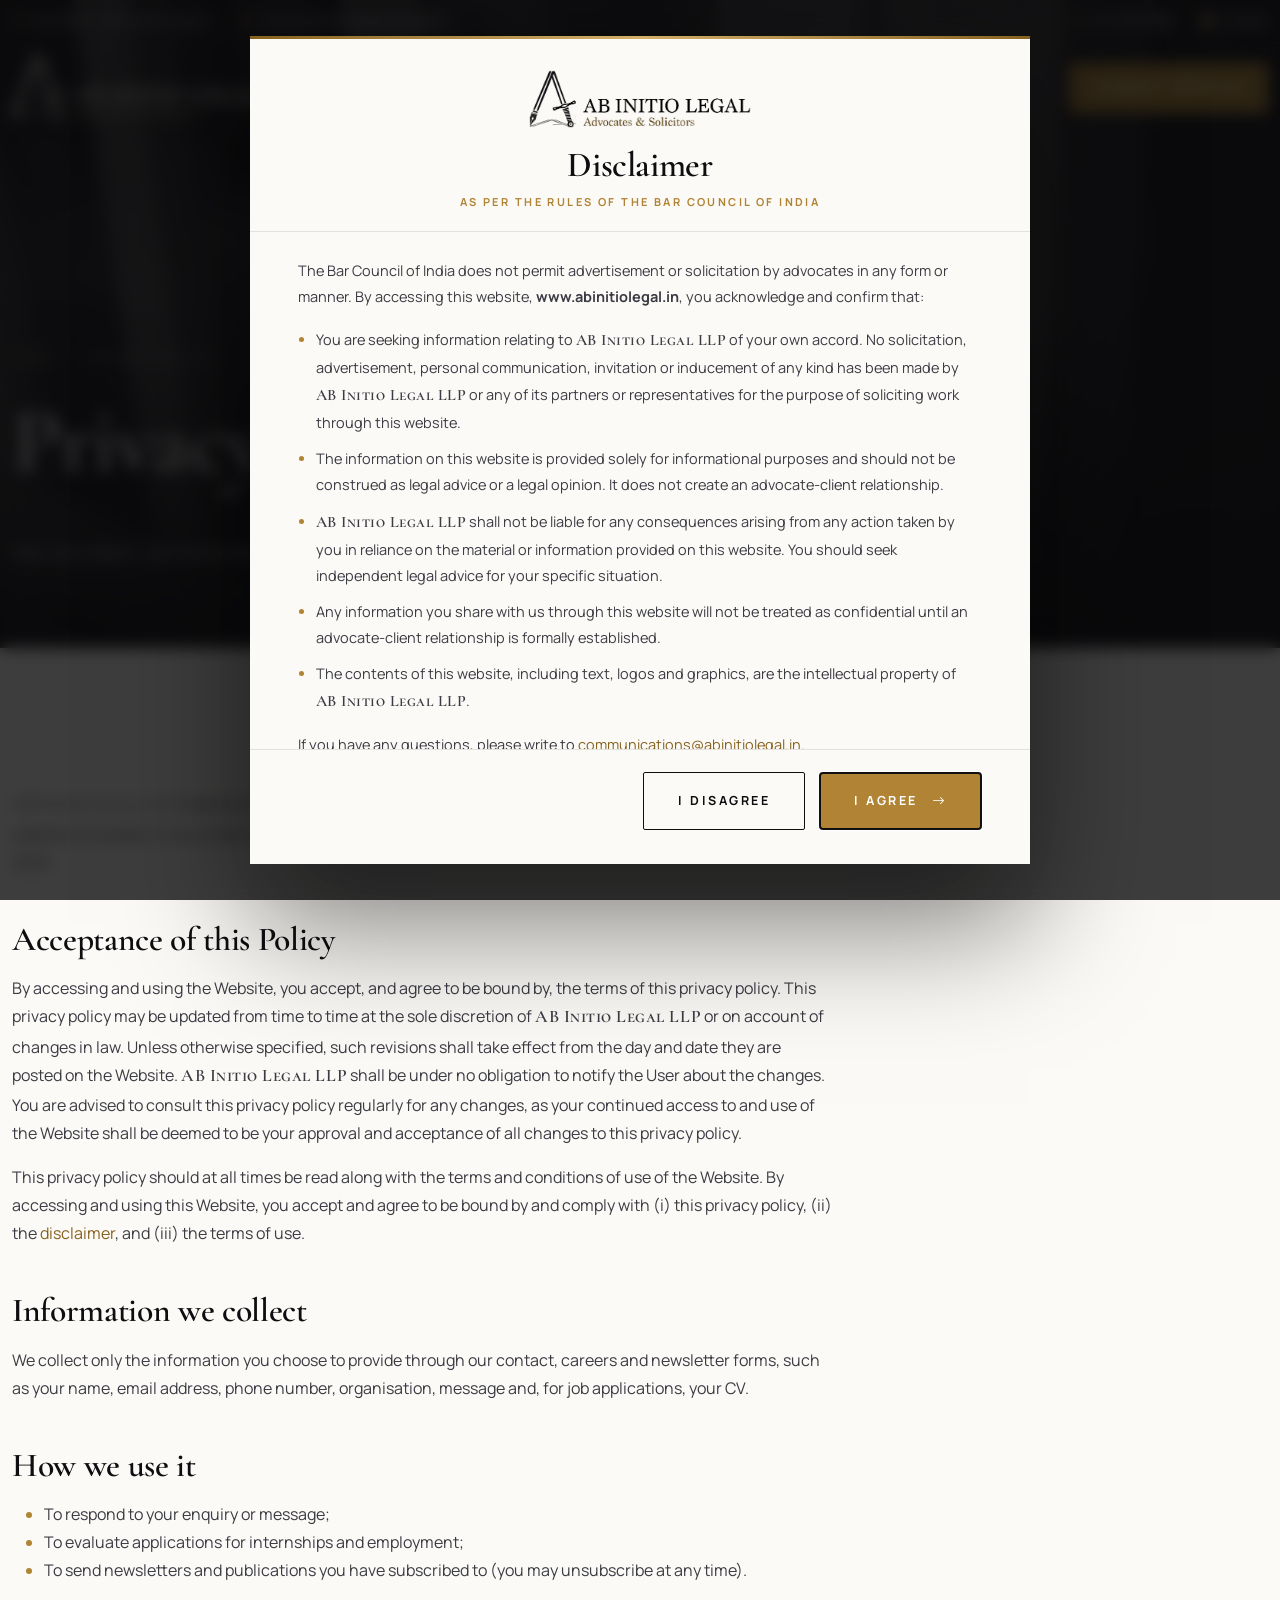
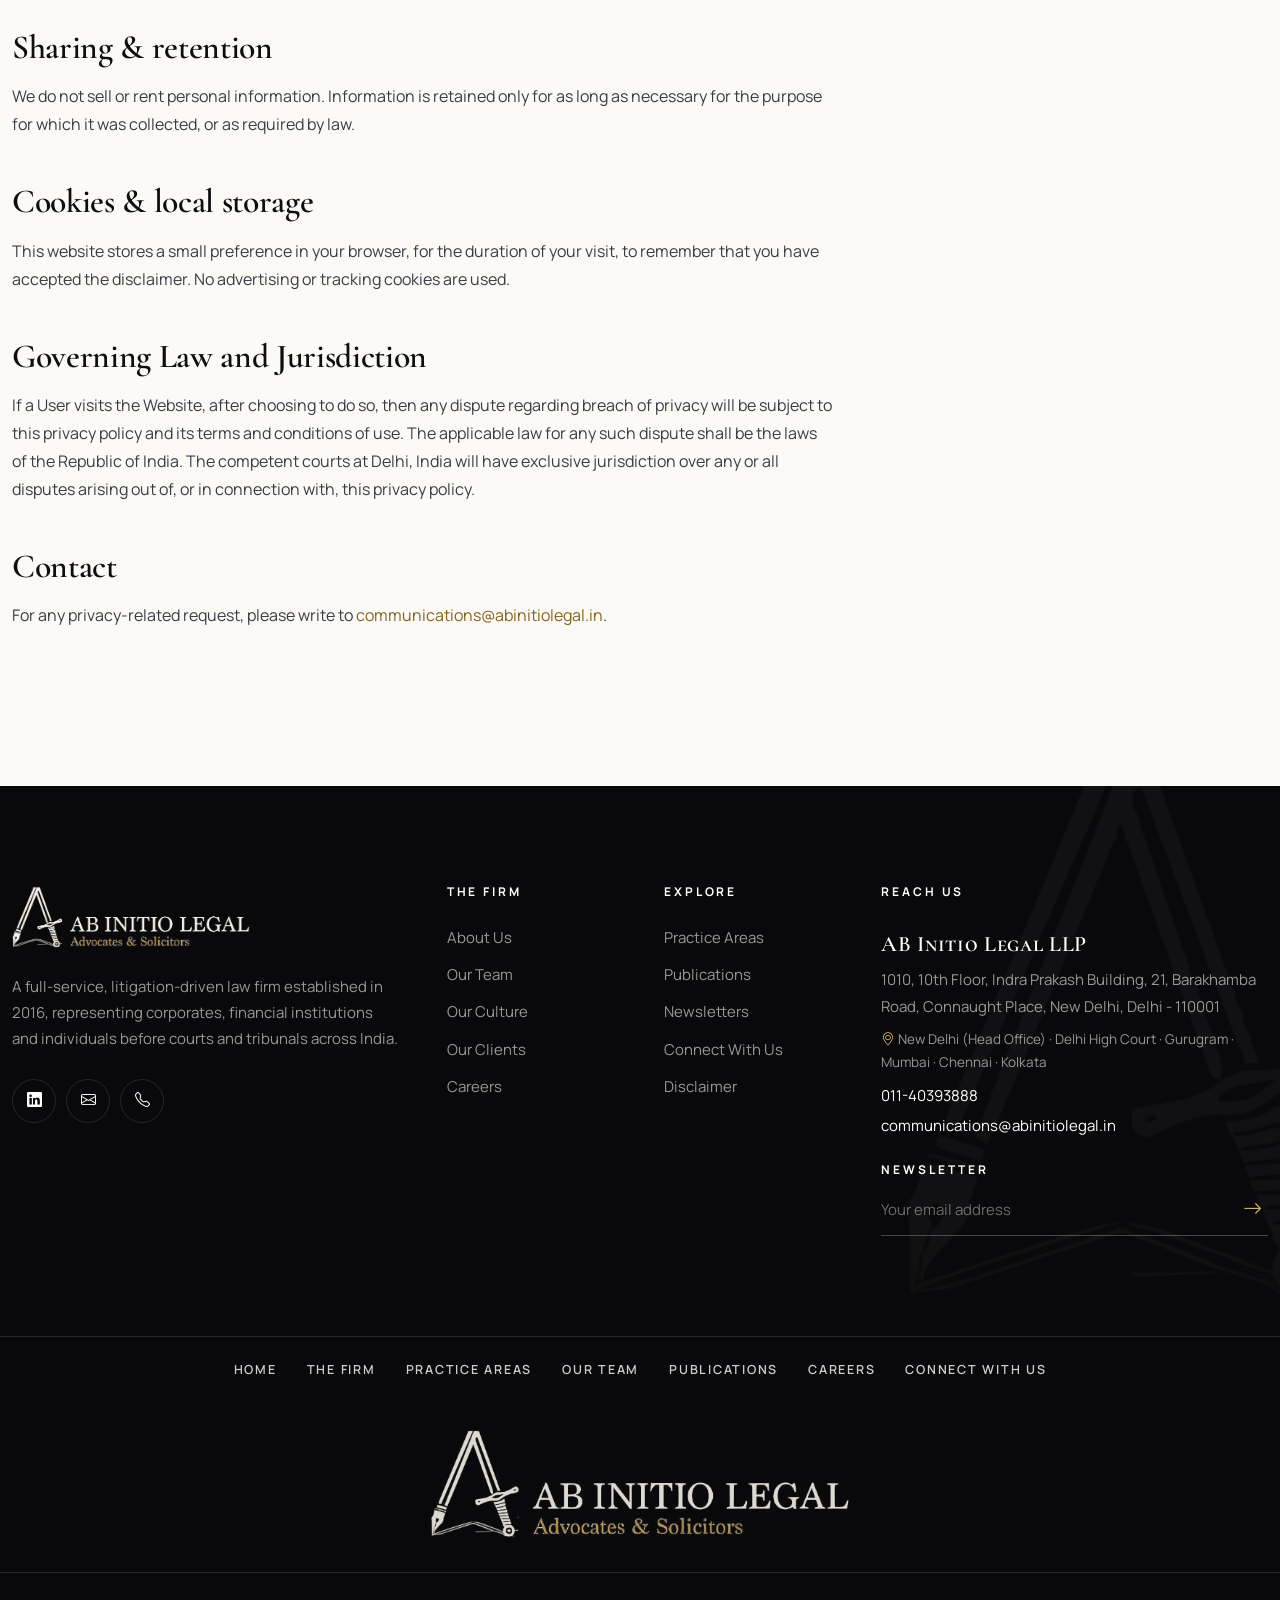
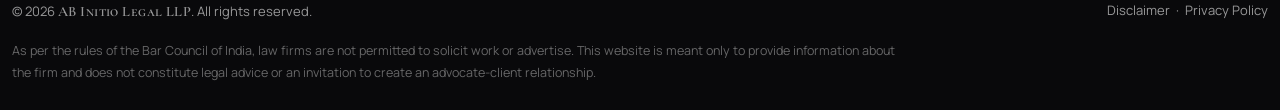
<file: privacy-policy.html>
<!DOCTYPE html>
<html lang="en">
<head>
  <meta charset="utf-8">
  <meta name="viewport" content="width=device-width, initial-scale=1">
  <title>Privacy Policy | Ab Initio Legal LLP</title>
  <meta name="description" content="How Ab Initio Legal LLP collects, uses and protects information submitted through this website.">
  <meta name="theme-color" content="#0e0e11">
  <meta property="og:title" content="Privacy Policy | Ab Initio Legal LLP">
  <meta property="og:description" content="How Ab Initio Legal LLP collects, uses and protects information submitted through this website.">
  <link rel="icon" href="favicon.ico">
  <link rel="icon" type="image/png" href="assets/img/brand/favicon.png">
  <link rel="apple-touch-icon" href="assets/img/brand/apple-touch-icon.png">
  <link rel="preconnect" href="https://fonts.googleapis.com">
  <link rel="preconnect" href="https://fonts.gstatic.com" crossorigin>
  <link href="https://fonts.googleapis.com/css2?family=Cormorant+Garamond:ital,wght@0,500;0,600;0,700;1,500;1,600&family=Manrope:wght@400;500;600;700&display=swap" rel="stylesheet">
  <link rel="stylesheet" href="assets/vendor/bootstrap.min.css">
  <link rel="stylesheet" href="assets/vendor/bootstrap-icons/bootstrap-icons.min.css">
  <link rel="stylesheet" href="assets/css/style.css">
</head>
<body data-page="privacy">
  <div id="ail-header"></div>

  <main>
    <section class="page-banner">
      <div class="page-banner__img" style="background-image:url('assets/img/banners/page-privacy.jpg');background-position:center 40%" data-parallax="10"></div>
      <div class="container-xl">
        <ul class="crumbs"><li><a href="index.html">Home</a></li><li>Privacy Policy</li></ul>
        <h1 data-split>Privacy <em>Policy</em></h1>
        <p>How we collect, use and protect the information you share with us.</p>
      </div>
    </section>

    <section class="section">
      <div class="container-xl">
        <div class="prose" data-reveal>
          <p>Ab Initio Legal LLP respects your privacy. This policy explains how information submitted through this website is handled, in accordance with applicable Indian law including the Digital Personal Data Protection Act, 2023.</p>
          <h2>Acceptance of this Policy</h2>
          <p>By accessing and using the Website, you accept, and agree to be bound by, the terms of this privacy policy. This privacy policy may be updated from time to time at the sole discretion of Ab Initio Legal LLP or on account of changes in law. Unless otherwise specified, such revisions shall take effect from the day and date they are posted on the Website. Ab Initio Legal LLP shall be under no obligation to notify the User about the changes. You are advised to consult this privacy policy regularly for any changes, as your continued access to and use of the Website shall be deemed to be your approval and acceptance of all changes to this privacy policy.</p>
          <p>This privacy policy should at all times be read along with the terms and conditions of use of the Website. By accessing and using this Website, you accept and agree to be bound by and comply with (i) this privacy policy, (ii) the <a href="disclaimer.html">disclaimer</a>, and (iii) the terms of use.</p>
          <h2>Information we collect</h2>
          <p>We collect only the information you choose to provide through our contact, careers and newsletter forms, such as your name, email address, phone number, organisation, message and, for job applications, your CV.</p>
          <h2>How we use it</h2>
          <ul>
            <li>To respond to your enquiry or message;</li>
            <li>To evaluate applications for internships and employment;</li>
            <li>To send newsletters and publications you have subscribed to (you may unsubscribe at any time).</li>
          </ul>
          <h2>Sharing &amp; retention</h2>
          <p>We do not sell or rent personal information. Information is retained only for as long as necessary for the purpose for which it was collected, or as required by law.</p>
          <h2>Cookies &amp; local storage</h2>
          <p>This website stores a small preference in your browser, for the duration of your visit, to remember that you have accepted the disclaimer. No advertising or tracking cookies are used.</p>
          <h2>Governing Law and Jurisdiction</h2>
          <p>If a User visits the Website, after choosing to do so, then any dispute regarding breach of privacy will be subject to this privacy policy and its terms and conditions of use. The applicable law for any such dispute shall be the laws of the Republic of India. The competent courts at Delhi, India will have exclusive jurisdiction over any or all disputes arising out of, or in connection with, this privacy policy.</p>
          <h2>Contact</h2>
          <p>For any privacy-related request, please write to <a href="mailto:communications@abinitiolegal.in">communications@abinitiolegal.in</a>.</p>
        </div>
      </div>
    </section>
  </main>

  <div id="ail-footer"></div>

  <script src="assets/vendor/bootstrap.bundle.min.js"></script>
  <script src="assets/vendor/gsap.min.js"></script>
  <script src="assets/vendor/ScrollTrigger.min.js"></script>
  <script src="assets/data/site-data.js"></script>
  <script src="assets/data/publications.js"></script>
  <script src="assets/js/layout.js"></script>
  <script src="assets/js/main.js"></script>
</body>
</html>
</file>
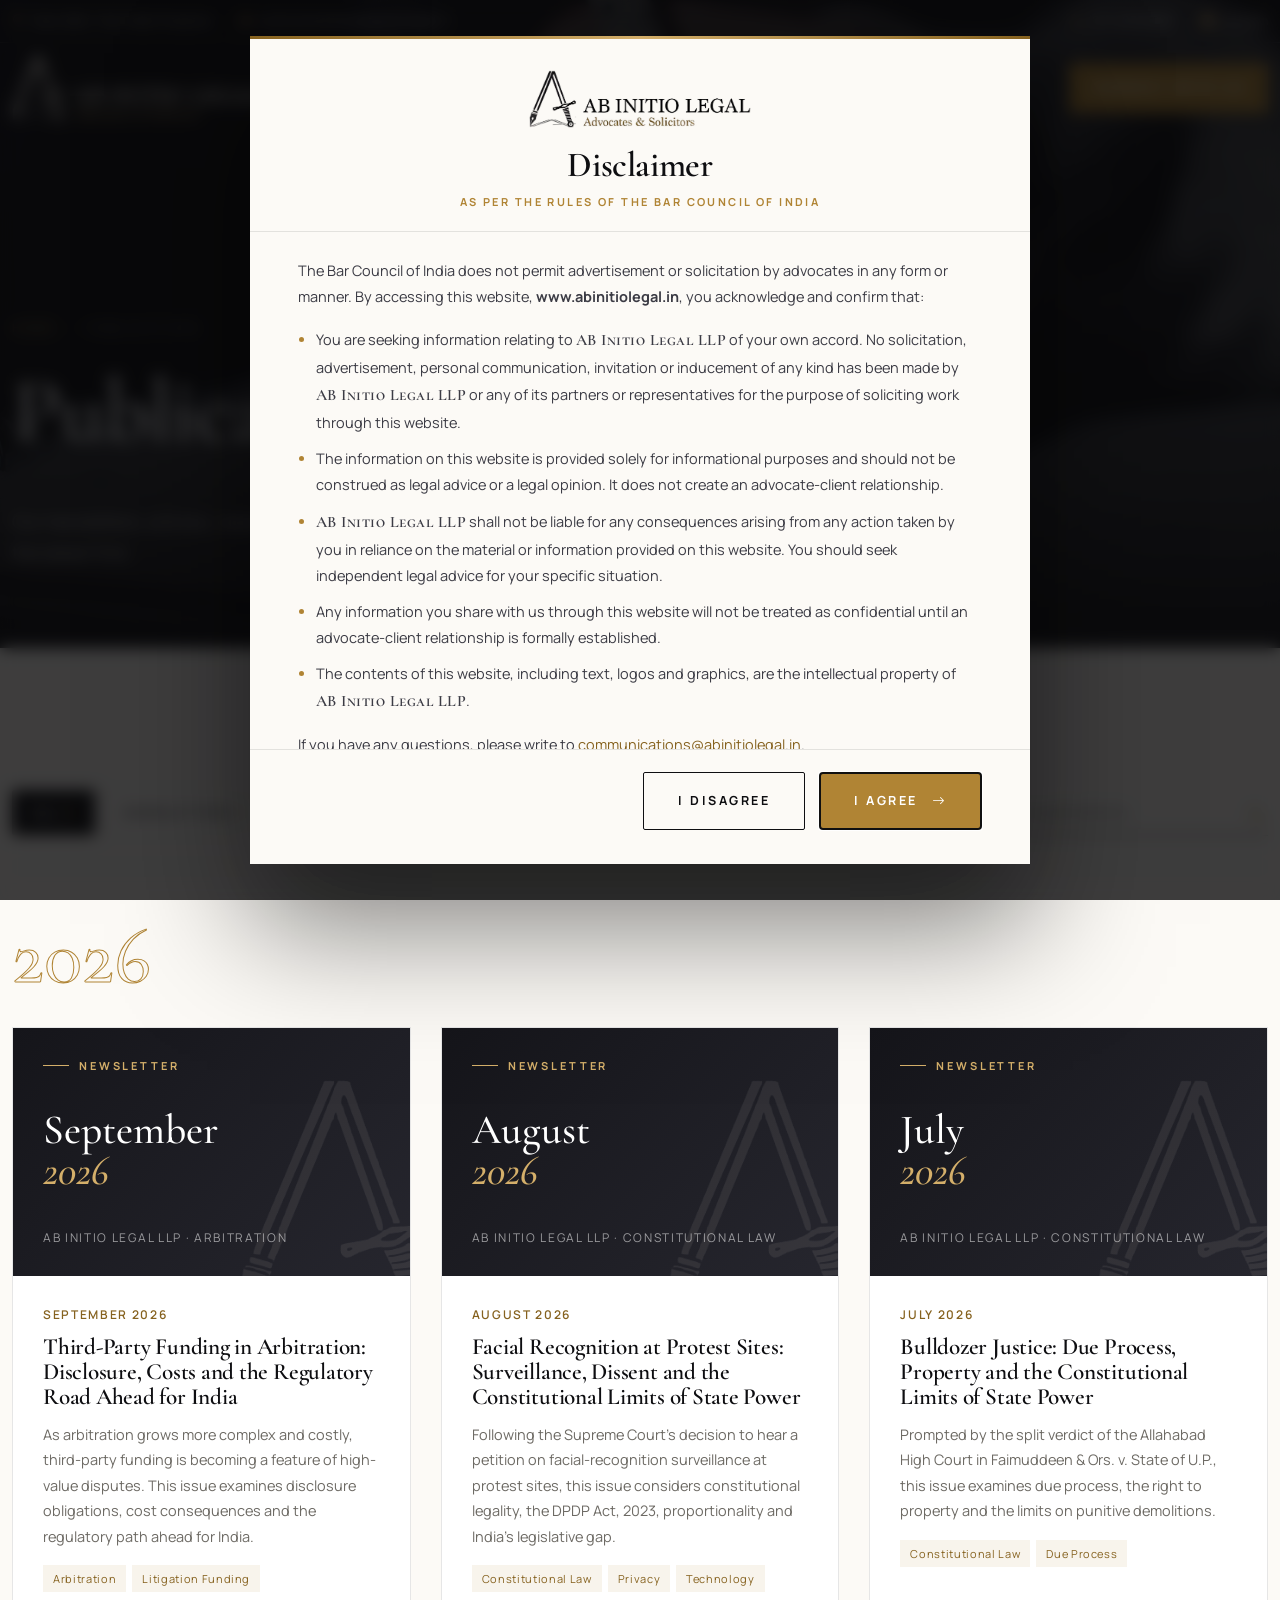
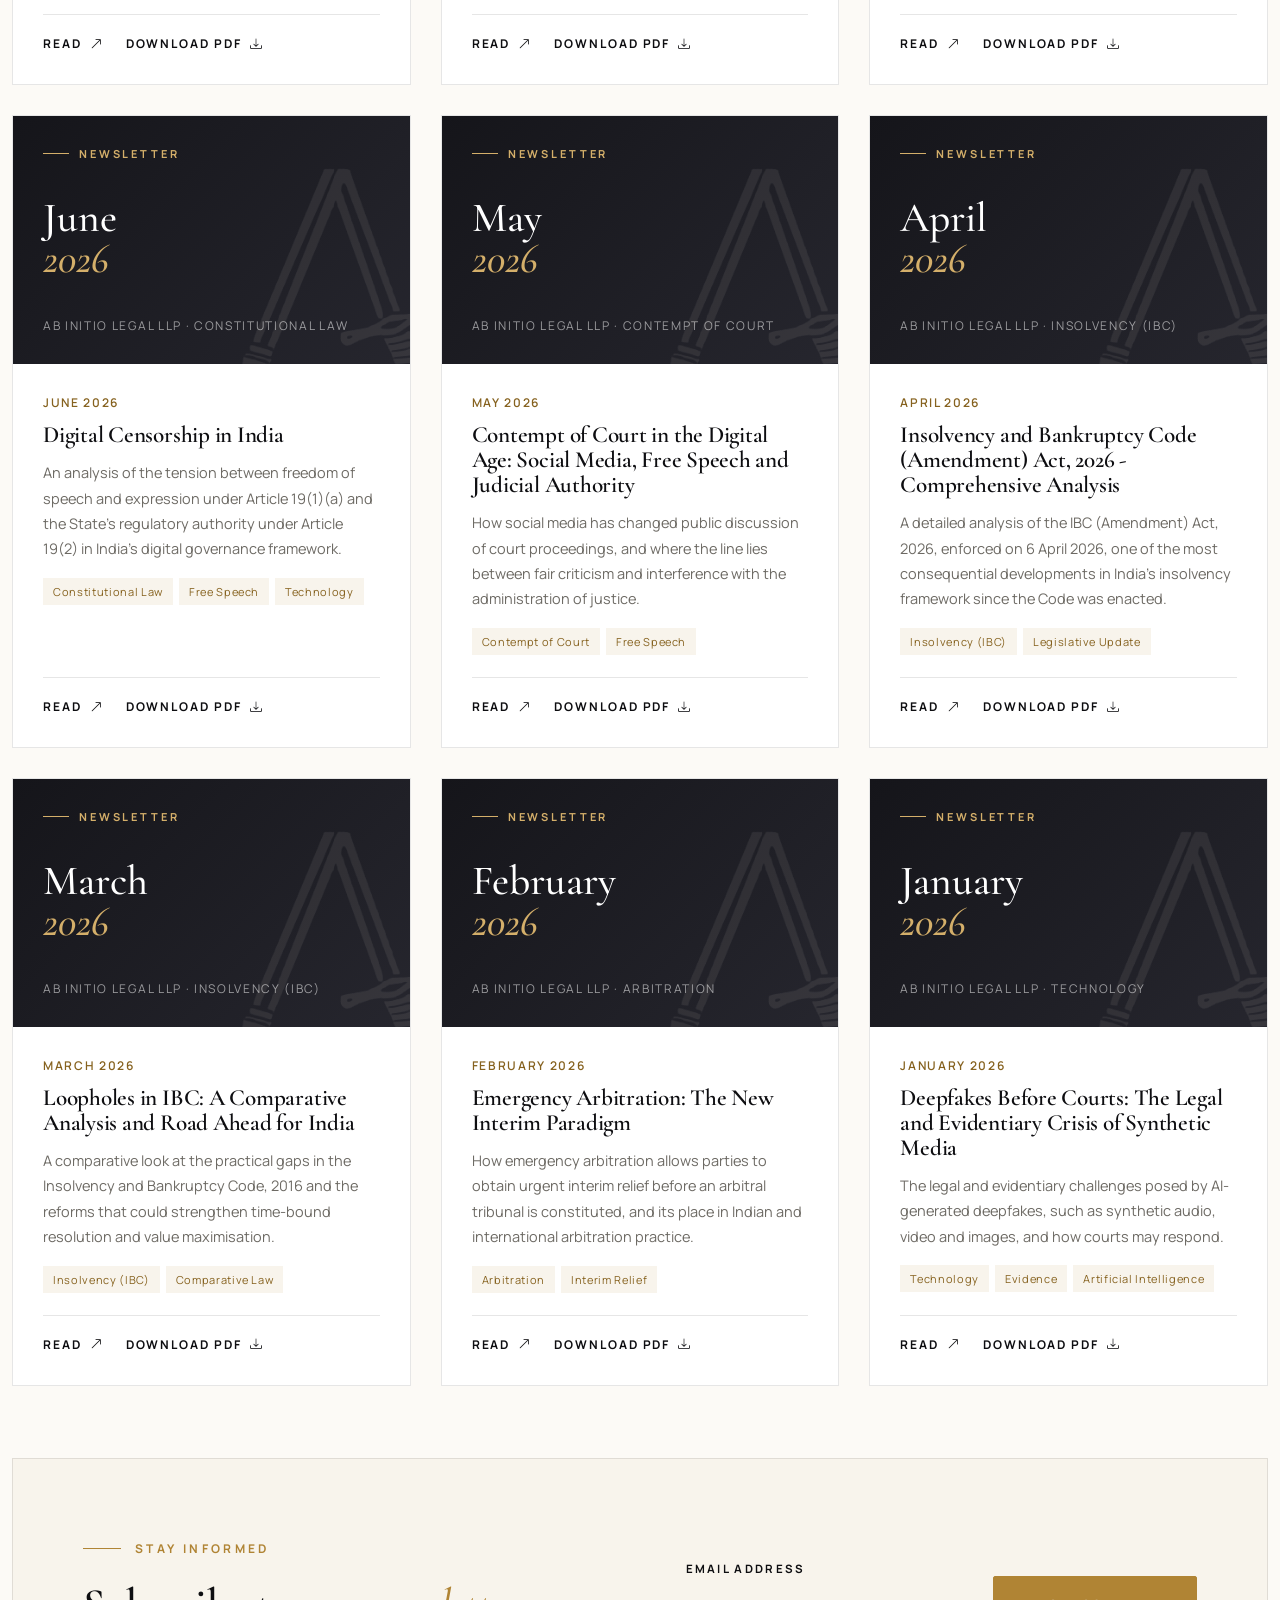
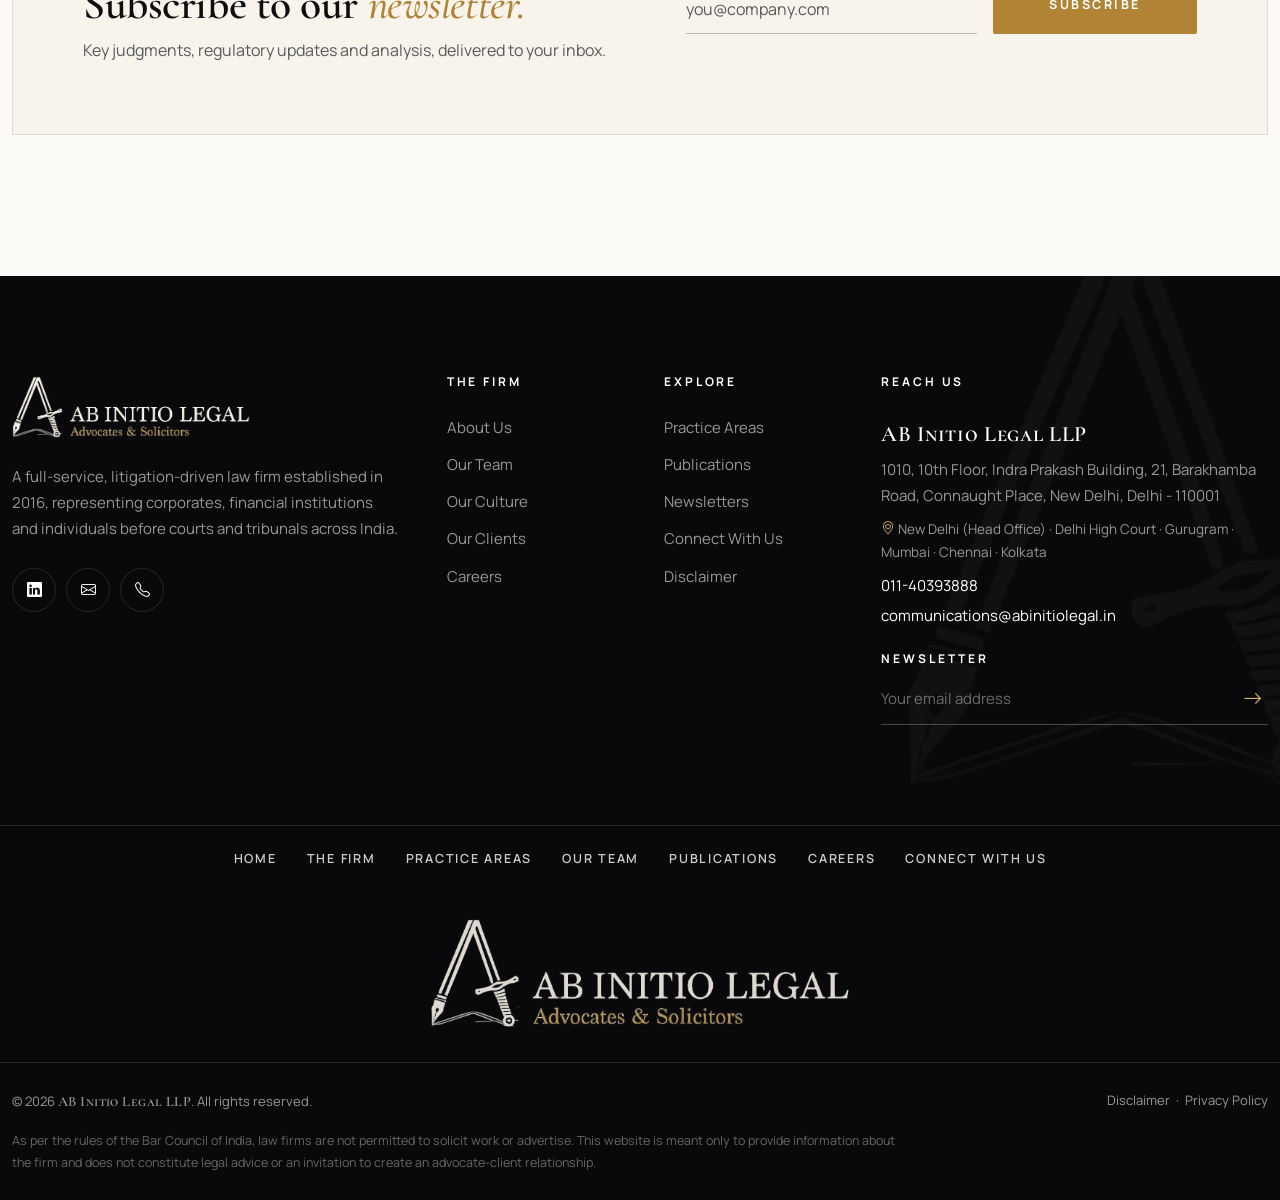
<file: publications.html>
<!DOCTYPE html>
<html lang="en">
<head>
  <meta charset="utf-8">
  <meta name="viewport" content="width=device-width, initial-scale=1">
  <title>Publications & Newsletters | Ab Initio Legal LLP</title>
  <meta name="description" content="Newsletters, articles, research papers and legal updates published by Ab Initio Legal LLP.">
  <meta name="theme-color" content="#0e0e11">
  <meta property="og:title" content="Publications & Newsletters | Ab Initio Legal LLP">
  <meta property="og:description" content="Newsletters, articles, research papers and legal updates published by Ab Initio Legal LLP.">
  <link rel="icon" href="favicon.ico">
  <link rel="icon" type="image/png" href="assets/img/brand/favicon.png">
  <link rel="apple-touch-icon" href="assets/img/brand/apple-touch-icon.png">
  <link rel="preconnect" href="https://fonts.googleapis.com">
  <link rel="preconnect" href="https://fonts.gstatic.com" crossorigin>
  <link href="https://fonts.googleapis.com/css2?family=Cormorant+Garamond:ital,wght@0,500;0,600;0,700;1,500;1,600&family=Manrope:wght@400;500;600;700&display=swap" rel="stylesheet">
  <link rel="stylesheet" href="assets/vendor/bootstrap.min.css">
  <link rel="stylesheet" href="assets/vendor/bootstrap-icons/bootstrap-icons.min.css">
  <link rel="stylesheet" href="assets/css/style.css">
</head>
<body data-page="publications">
  <div id="ail-header"></div>

  <main>
    <section class="page-banner">
      <div class="page-banner__img" style="background-image:url('assets/img/banners/page-publications.jpg');background-position:center 40%" data-parallax="10"></div>
      <div class="container-xl">
        <ul class="crumbs"><li><a href="index.html">Home</a></li><li>Publications</li></ul>
        <h1 data-split>Publications &amp; <em>Newsletters</em></h1>
        <p>Our newsletters, articles, research papers and legal updates, arranged with the latest first.</p>
      </div>
    </section>

    <section class="section">
      <div class="container-xl">
        <div class="pub-toolbar" data-reveal>
          <div class="filters" id="pubFilters" role="tablist" aria-label="Filter publications"></div>
          <div class="pub-search">
            <input type="search" id="pubSearch" placeholder="Search publications…" aria-label="Search publications">
            <i class="bi bi-search"></i>
          </div>
        </div>
        <div id="pubList"></div>

        <div class="subscribe-band mt-6" data-reveal>
          <div>
            <div class="eyebrow">Stay Informed</div>
            <h2 class="section-title mb-2" style="font-size:clamp(2rem,3.4vw,2.8rem)">Subscribe to our <em>newsletter.</em></h2>
            <p class="mb-0 text-muted">Key judgments, regulatory updates and analysis, delivered to your inbox.</p>
          </div>
          <div>
            <form class="form-ail" data-ail-form data-success="#subSuccess" data-endpoint="/api/newsletter/subscribe" novalidate>
              <div class="row g-3 align-items-end">
                <div class="col-sm-7"><div class="field mb-0"><label class="lbl" for="subEmail">Email address</label><input class="form-control" id="subEmail" name="email" type="email" required placeholder="you@company.com"></div></div>
                <div class="col-sm-5"><button type="submit" class="btn-ail w-100 justify-content-center">Subscribe</button></div>
              </div>
            </form>
            <div class="form-success py-3" id="subSuccess"><p class="mb-0 text-gold fw-semibold"><i class="bi bi-check2-circle me-2"></i>Thank you, you’re subscribed.</p></div>
          </div>
        </div>
      </div>
    </section>
  </main>

  <div id="ail-footer"></div>

  <script src="assets/vendor/bootstrap.bundle.min.js"></script>
  <script src="assets/vendor/gsap.min.js"></script>
  <script src="assets/vendor/ScrollTrigger.min.js"></script>
  <script src="assets/data/site-data.js"></script>
  <script src="assets/data/publications.js"></script>
  <script src="assets/js/layout.js"></script>
  <script src="assets/js/main.js"></script>
</body>
</html>
</file>
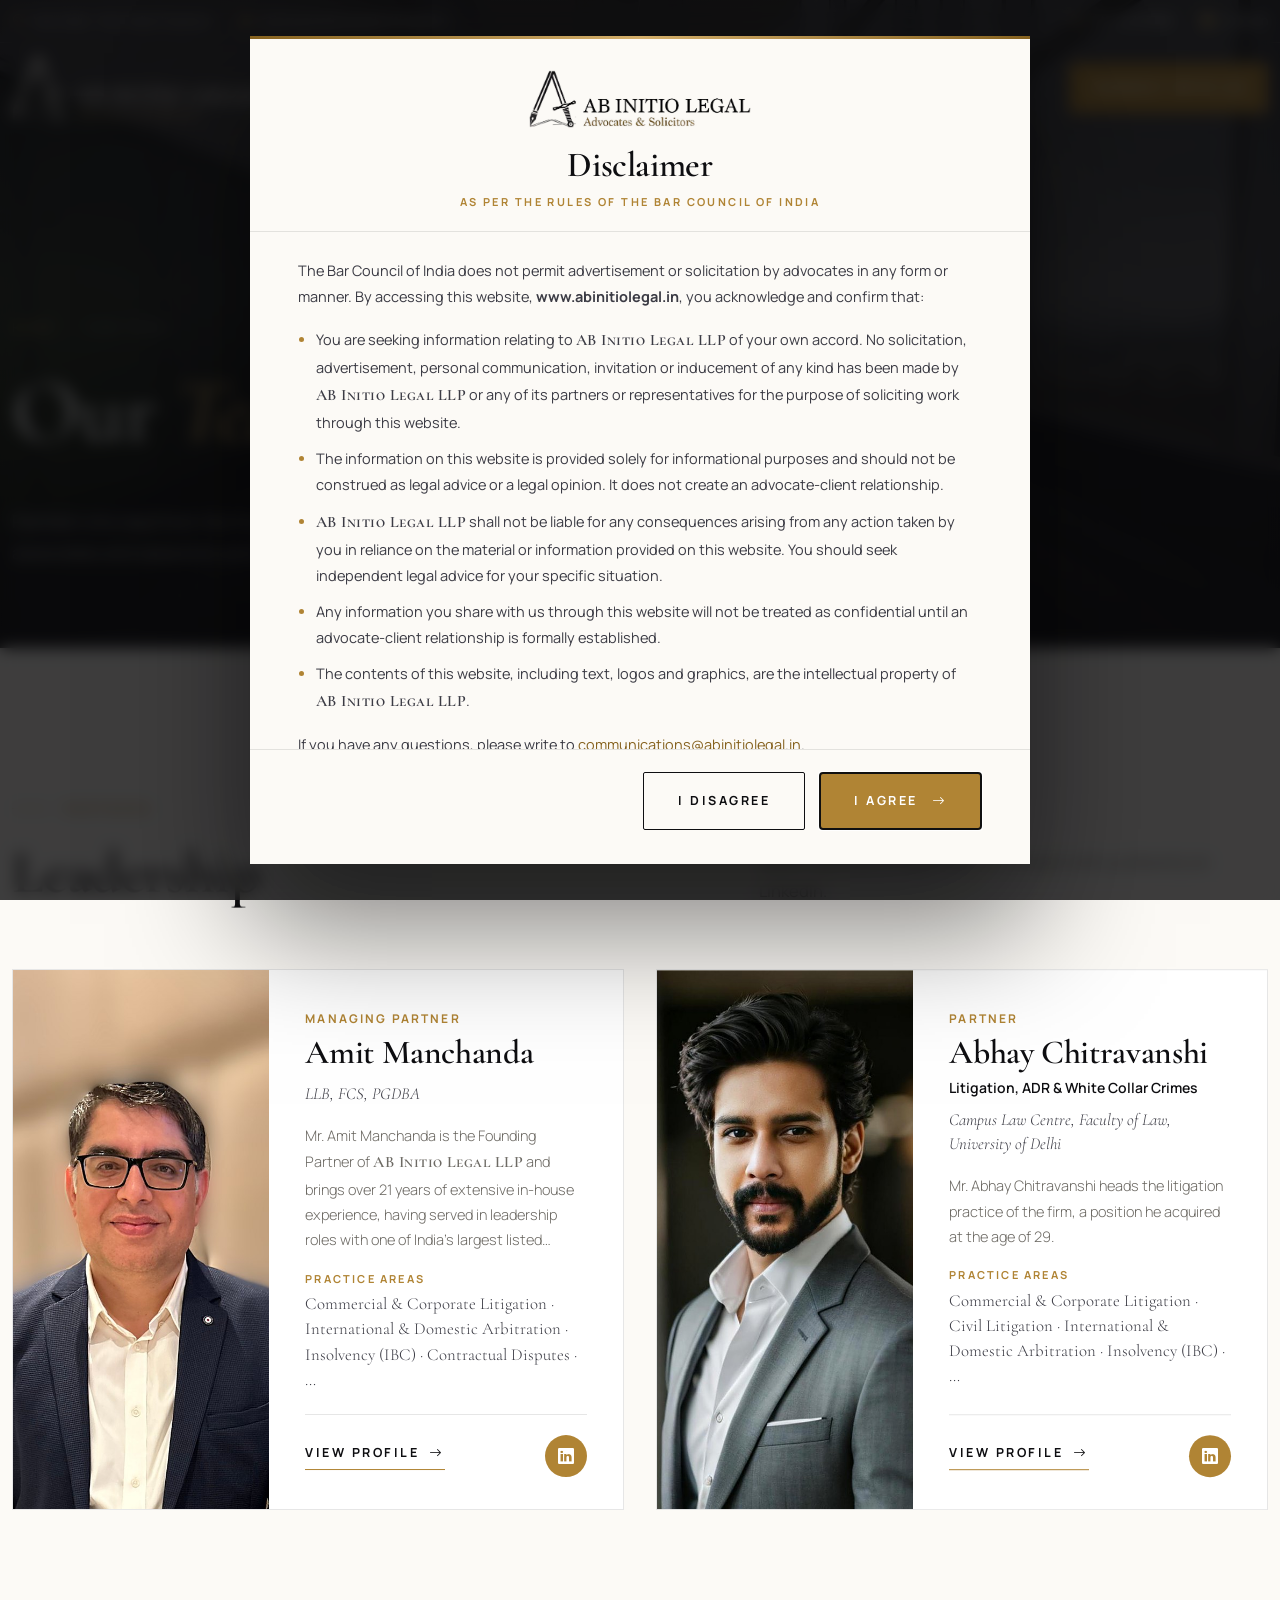
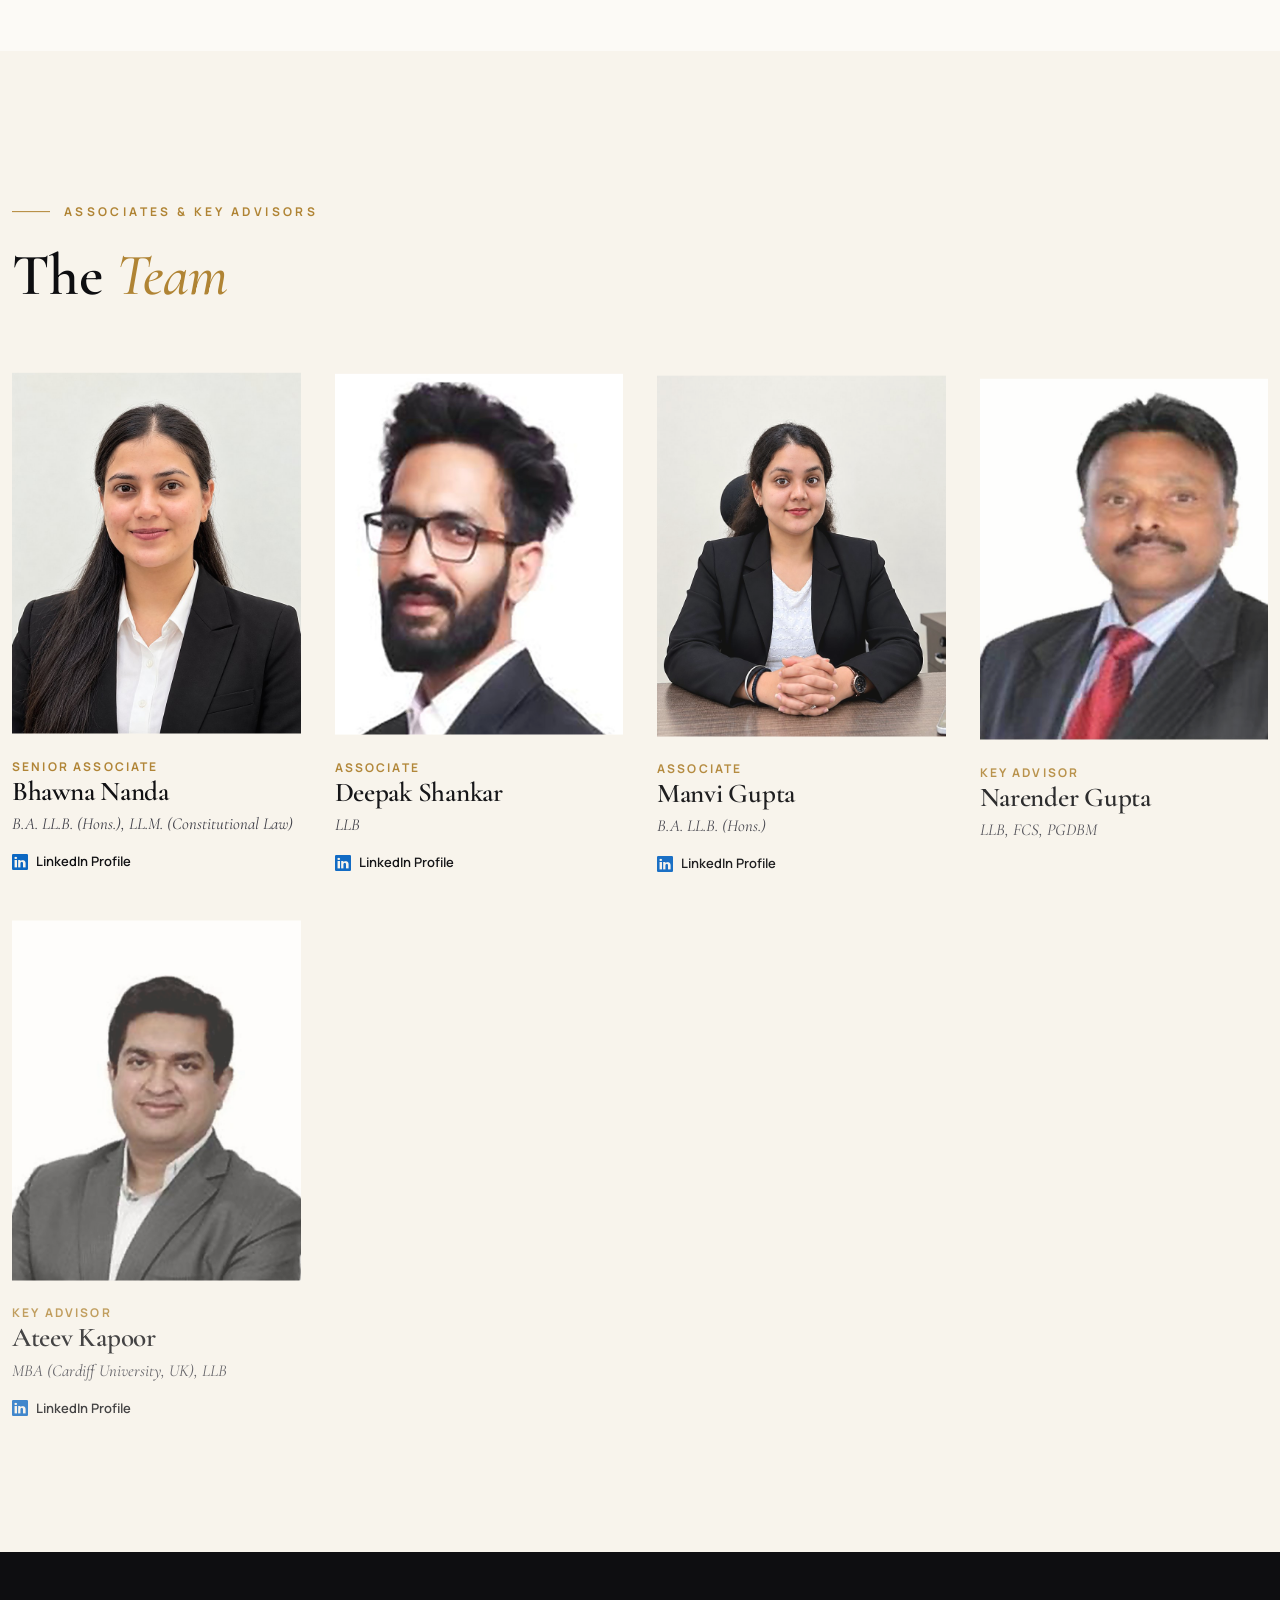
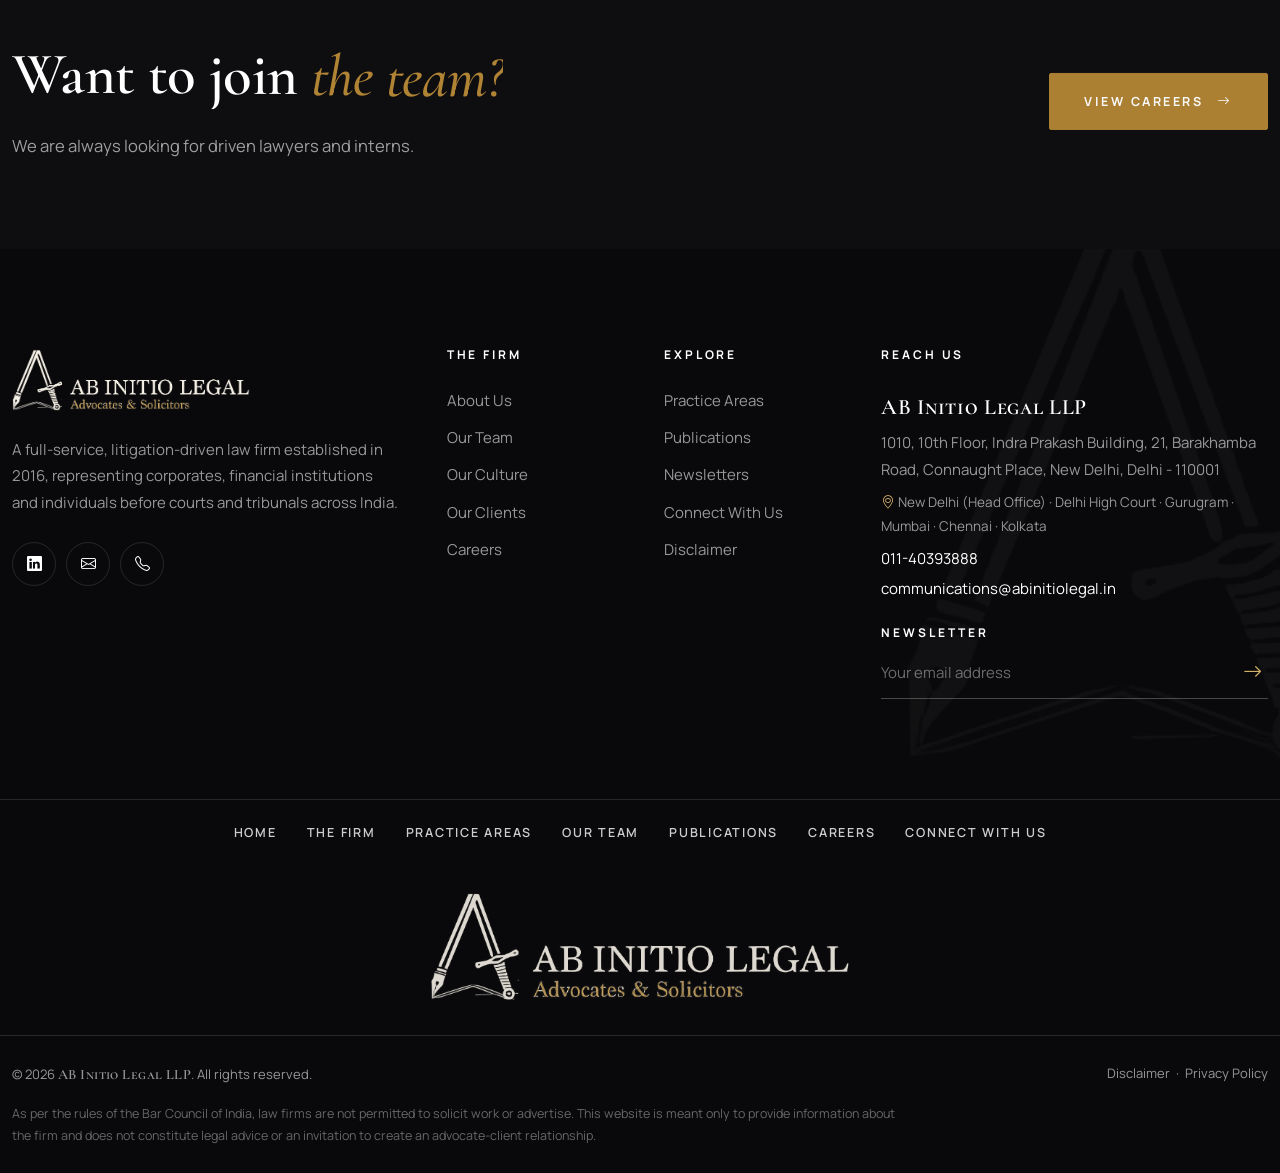
<file: team.html>
<!DOCTYPE html>
<html lang="en">
<head>
  <meta charset="utf-8">
  <meta name="viewport" content="width=device-width, initial-scale=1">
  <title>Our Team | Ab Initio Legal LLP</title>
  <meta name="description" content="Meet the Partners, Associates and Advisors of Ab Initio Legal LLP, with profiles and LinkedIn links.">
  <meta name="theme-color" content="#0e0e11">
  <meta property="og:title" content="Our Team | Ab Initio Legal LLP">
  <meta property="og:description" content="Meet the Partners, Associates and Advisors of Ab Initio Legal LLP, with profiles and LinkedIn links.">
  <link rel="icon" href="favicon.ico">
  <link rel="icon" type="image/png" href="assets/img/brand/favicon.png">
  <link rel="apple-touch-icon" href="assets/img/brand/apple-touch-icon.png">
  <link rel="preconnect" href="https://fonts.googleapis.com">
  <link rel="preconnect" href="https://fonts.gstatic.com" crossorigin>
  <link href="https://fonts.googleapis.com/css2?family=Cormorant+Garamond:ital,wght@0,500;0,600;0,700;1,500;1,600&family=Manrope:wght@400;500;600;700&display=swap" rel="stylesheet">
  <link rel="stylesheet" href="assets/vendor/bootstrap.min.css">
  <link rel="stylesheet" href="assets/vendor/bootstrap-icons/bootstrap-icons.min.css">
  <link rel="stylesheet" href="assets/css/style.css">
</head>
<body data-page="team">
  <div id="ail-header"></div>

  <main>
    <section class="page-banner">
      <div class="page-banner__img" style="background-image:url('assets/img/banners/page-team.jpg');background-position:center 30%" data-parallax="10"></div>
      <div class="container-xl">
        <ul class="crumbs"><li><a href="index.html">Home</a></li><li>Our Team</li></ul>
        <h1 data-split>Our <em>Team</em></h1>
        <p>Partners who lead from the front in court, supported by a dedicated team of associates and seasoned advisors.</p>
      </div>
    </section>

    <section class="section">
      <div class="container-xl">
        <div class="row align-items-end mb-5 g-4">
          <div class="col-lg-7">
            <div class="eyebrow" data-reveal>Partners</div>
            <h2 class="section-title mb-0" data-split>Leadership</h2>
          </div>
          <div class="col-lg-5"><p class="lead-text" data-reveal>Select a profile to read more, or connect with us directly on LinkedIn.</p></div>
        </div>
        <div class="team-grid lead" data-team="partners" data-stagger></div>
      </div>
    </section>

    <section class="section bg-ivory">
      <div class="container-xl">
        <div class="mb-5">
          <div class="eyebrow" data-reveal>Associates &amp; Key Advisors</div>
          <h2 class="section-title mb-0" data-split>The <em>Team</em></h2>
        </div>
        <div class="team-grid" data-team="associates,advisors" data-stagger></div>
      </div>
    </section>

    <section class="section-sm bg-ink">
      <div class="container-xl">
        <div class="row align-items-center g-4">
          <div class="col-lg-8">
            <h2 class="section-title mb-2" data-split>Want to join <em>the team?</em></h2>
            <p class="lead-text mb-0" data-reveal>We are always looking for driven lawyers and interns.</p>
          </div>
          <div class="col-lg-4 text-lg-end" data-reveal><a class="btn-ail" href="careers.html">View Careers <i class="bi bi-arrow-right"></i></a></div>
        </div>
      </div>
    </section>
  </main>

  <div id="ail-footer"></div>

  <script src="assets/vendor/bootstrap.bundle.min.js"></script>
  <script src="assets/vendor/gsap.min.js"></script>
  <script src="assets/vendor/ScrollTrigger.min.js"></script>
  <script src="assets/data/site-data.js"></script>
  <script src="assets/data/publications.js"></script>
  <script src="assets/js/layout.js"></script>
  <script src="assets/js/main.js"></script>
</body>
</html>
</file>
<file: assets/css/style.css>
/* =====================================================================
   AB INITIO LEGAL — Design System
   Palette derived from the firm logo: ink black + antique gold on ivory
   ===================================================================== */

:root {
  --ink: #0e0e11;
  --ink-2: #16161b;
  --ink-3: #202028;
  --ink-soft: #3b3b44;
  --gold: #b08434;
  --gold-light: #d4af6a;
  --gold-pale: #efe2c4;
  --gold-dark: #86621f;
  --ivory: #f8f4ec;
  --paper: #fcfaf6;
  --white: #ffffff;
  --muted: #6d6a64;
  --muted-light: #a6a29a;
  --line: rgba(14, 14, 17, .1);
  --line-light: rgba(255, 255, 255, .12);

  --f-display: "Cormorant Garamond", "Times New Roman", serif;
  --f-body: "Manrope", system-ui, -apple-system, "Segoe UI", sans-serif;

  --ease: cubic-bezier(.2, .7, .1, 1);
  --radius: 2px;
  --header-h: 92px;

  --cursor: url("../img/brand/cursor-pen.png") 2 2, auto;
  --cursor-link: url("../img/brand/cursor-pen-gold.png") 2 2, pointer;
}

/* ---------- Pen cursor (from the logo) ---------- */
html, body { cursor: var(--cursor); cursor: -webkit-image-set(url("../img/brand/cursor-pen.png") 1x, url("../img/brand/cursor-pen@2x.png") 2x) 2 2, auto; }
a, button, [role="button"], label, select, summary, .btn, .filter-btn, .team-card, .practice-card, .nav-link, .form-check-input {
  cursor: var(--cursor-link);
  cursor: -webkit-image-set(url("../img/brand/cursor-pen-gold.png") 1x, url("../img/brand/cursor-pen-gold@2x.png") 2x) 2 2, pointer;
}
input[type="text"], input[type="email"], input[type="tel"], input[type="search"], textarea { cursor: text; }

/* ---------- Base ---------- */
html { scroll-behavior: auto; }
body {
  font-family: var(--f-body);
  font-size: 16px;
  line-height: 1.75;
  color: var(--ink-soft);
  background: var(--paper);
  -webkit-font-smoothing: antialiased;
  overflow-x: clip;
}
html.is-locked, html.is-locked body { overflow: hidden; }
h1, h2, h3, h4, h5, .display-font {
  font-family: var(--f-display);
  color: var(--ink);
  font-weight: 600;
  letter-spacing: -.01em;
  line-height: 1.08;
}
a { color: var(--gold-dark); text-decoration: none; transition: color .3s var(--ease); }
a:hover { color: var(--gold); }
::selection { background: var(--gold); color: var(--white); }
img { max-width: 100%; }

.container-xl { max-width: 1280px; }
.section { padding: clamp(80px, 11vw, 150px) 0; position: relative; }
.section-sm { padding: clamp(60px, 7vw, 96px) 0; }
.bg-ink { background: var(--ink); color: rgba(255,255,255,.72); }
.bg-ink h1, .bg-ink h2, .bg-ink h3, .bg-ink h4 { color: var(--white); }
.bg-ivory { background: var(--ivory); }
.text-gold { color: var(--gold) !important; }

/* Eyebrow / kicker */
.eyebrow {
  display: inline-flex; align-items: center; gap: 14px;
  font-family: var(--f-body); font-size: 12px; font-weight: 700;
  letter-spacing: .28em; text-transform: uppercase; color: var(--gold);
  margin-bottom: 22px;
}
.eyebrow::before { content: ""; width: 38px; height: 1px; background: currentColor; }
.eyebrow.center::after { content: ""; width: 38px; height: 1px; background: currentColor; }

.section-title { font-size: clamp(2.3rem, 4.6vw, 3.9rem); margin-bottom: 24px; }
.section-title em { font-style: italic; color: var(--gold); font-weight: 500; }
.lead-text { font-size: clamp(1.02rem, 1.3vw, 1.15rem); color: var(--muted); max-width: 640px; }
.bg-ink .lead-text { color: rgba(255,255,255,.62); }

/* Split text helpers */
.split-line { display: block; overflow: hidden; padding-bottom: .06em; }
.split-line > span { display: inline-block; will-change: transform; }

/* ---------- Buttons ---------- */
.btn-ail {
  --bg: var(--gold); --fg: var(--white);
  position: relative; display: inline-flex; align-items: center; gap: 14px;
  padding: 17px 34px; border: 1px solid var(--bg); border-radius: var(--radius);
  background: var(--bg); color: var(--fg);
  font-size: 12.5px; font-weight: 700; letter-spacing: .2em; text-transform: uppercase;
  overflow: hidden; isolation: isolate; transition: color .45s var(--ease), border-color .45s var(--ease);
}
.btn-ail::before {
  content: ""; position: absolute; inset: 0; z-index: -1;
  background: var(--ink); transform: scaleX(0); transform-origin: right;
  transition: transform .55s var(--ease);
}
.btn-ail:hover { color: var(--white); border-color: var(--ink); }
.btn-ail:hover::before { transform: scaleX(1); transform-origin: left; }
.btn-ail i { transition: transform .45s var(--ease); }
.btn-ail:hover i { transform: translateX(5px); }
.btn-ail.btn-outline { --bg: transparent; --fg: var(--white); border-color: rgba(255,255,255,.45); }
.btn-ail.btn-outline::before { background: var(--gold); }
.btn-ail.btn-outline:hover { border-color: var(--gold); }
.btn-ail.btn-dark-outline { --bg: transparent; --fg: var(--ink); border-color: var(--ink); }
.btn-ail.btn-dark-outline:hover { color: var(--white); }
.bg-ink .btn-ail:not(.btn-outline)::before { background: var(--white); }
.bg-ink .btn-ail:not(.btn-outline):hover { color: var(--ink); border-color: var(--white); }

.link-arrow {
  display: inline-flex; align-items: center; gap: 10px;
  font-size: 12.5px; font-weight: 700; letter-spacing: .2em; text-transform: uppercase; color: var(--ink);
  position: relative; padding-bottom: 6px;
}
.link-arrow::after { content: ""; position: absolute; left: 0; bottom: 0; width: 100%; height: 1px; background: var(--gold); transform-origin: left; transition: transform .5s var(--ease); }
.link-arrow:hover { color: var(--gold-dark); }
.link-arrow:hover::after { transform: scaleX(.4); }
.bg-ink .link-arrow { color: var(--white); }

/* ---------- Preloader ---------- */
.preloader {
  position: fixed; inset: 0; z-index: 3000; background: var(--ink);
  display: grid; place-items: center;
}
.preloader__inner { text-align: center; }
.preloader__mark { width: 86px; margin: 0 auto 26px; clip-path: inset(100% 0 0 0); }
.preloader__word { font-family: var(--f-display); font-size: 1.1rem; letter-spacing: .5em; color: var(--gold-light); text-transform: uppercase; opacity: 0; }
.preloader__bar { width: 160px; height: 1px; background: rgba(255,255,255,.1); margin: 22px auto 0; overflow: hidden; }
.preloader__bar span { display: block; height: 100%; background: var(--gold); transform: scaleX(0); transform-origin: left; }

/* ---------- Top bar + Header ---------- */
.topbar {
  position: absolute; top: 0; left: 0; right: 0; z-index: 1001;
  font-size: 12.5px; color: rgba(255,255,255,.7);
  border-bottom: 1px solid var(--line-light);
}
.topbar .container-xl { display: flex; justify-content: space-between; align-items: center; height: 42px; }
.topbar a { color: rgba(255,255,255,.75); }
.topbar a:hover { color: var(--gold-light); }
.topbar__list { display: flex; gap: 28px; margin: 0; padding: 0; list-style: none; }
.topbar__list i { color: var(--gold-light); margin-right: 8px; }

.site-header {
  position: fixed; top: 42px; left: 0; right: 0; z-index: 1000;
  transition: background .5s var(--ease), top .5s var(--ease), box-shadow .5s var(--ease), transform .5s var(--ease);
}
.site-header .container-xl { display: flex; align-items: center; justify-content: space-between; height: var(--header-h); transition: height .5s var(--ease); }
.site-header.is-scrolled { top: 0; background: rgba(14,14,17,.94); backdrop-filter: blur(14px); -webkit-backdrop-filter: blur(14px); box-shadow: 0 1px 0 var(--line-light); }
.site-header.is-scrolled .container-xl { height: 76px; }
.site-header.is-hidden { transform: translateY(-100%); }
.brand img { height: 66px; width: auto; transition: height .5s var(--ease); }
.site-header.is-scrolled .brand img { height: 54px; }

.main-nav { display: flex; align-items: center; gap: 6px; margin: 0; padding: 0; list-style: none; }
.main-nav > li { position: relative; }
.main-nav > li > a {
  display: block; padding: 12px 14px; color: rgba(255,255,255,.86);
  font-size: 12.5px; font-weight: 600; letter-spacing: .14em; text-transform: uppercase; position: relative;
}
.main-nav > li > a::after { content: ""; position: absolute; left: 14px; right: 14px; bottom: 6px; height: 1px; background: var(--gold); transform: scaleX(0); transform-origin: right; transition: transform .5s var(--ease); }
.main-nav > li > a:hover, .main-nav > li > a.active { color: var(--white); }
.main-nav > li > a:hover::after, .main-nav > li > a.active::after { transform: scaleX(1); transform-origin: left; }
.main-nav .has-sub > a i { font-size: 9px; margin-left: 4px; }
.subnav {
  position: absolute; top: 100%; left: 0; min-width: 240px; padding: 14px 0; margin: 0; list-style: none;
  background: var(--ink); border-top: 2px solid var(--gold); box-shadow: 0 30px 60px rgba(0,0,0,.3);
  opacity: 0; visibility: hidden; transform: translateY(12px); transition: all .4s var(--ease);
}
.has-sub:hover .subnav, .has-sub:focus-within .subnav { opacity: 1; visibility: visible; transform: none; }
.subnav a { display: block; padding: 10px 26px; color: rgba(255,255,255,.72); font-size: 14px; transition: all .3s var(--ease); }
.subnav a:hover, .subnav a.active { color: var(--gold-light); padding-left: 32px; }
.header-cta { margin-left: 18px; padding: 13px 22px; }

.nav-toggle {
  display: none; width: 48px; height: 48px; border: 1px solid var(--line-light); background: transparent;
  position: relative; border-radius: var(--radius);
}
.nav-toggle span { position: absolute; left: 13px; right: 13px; height: 1px; background: var(--white); transition: all .4s var(--ease); }
.nav-toggle span:nth-child(1) { top: 18px; } .nav-toggle span:nth-child(2) { top: 24px; } .nav-toggle span:nth-child(3) { top: 30px; }
.nav-open .nav-toggle span:nth-child(1) { top: 24px; transform: rotate(45deg); }
.nav-open .nav-toggle span:nth-child(2) { opacity: 0; }
.nav-open .nav-toggle span:nth-child(3) { top: 24px; transform: rotate(-45deg); }

.mobile-nav {
  position: fixed; inset: 0; z-index: 999; background: var(--ink);
  padding: 130px 28px 40px; overflow-y: auto;
  clip-path: circle(0% at calc(100% - 50px) 60px); transition: clip-path .8s var(--ease);
}
.nav-open .mobile-nav { clip-path: circle(150% at calc(100% - 50px) 60px); }
.mobile-nav ul { list-style: none; padding: 0; margin: 0; }
.mobile-nav li a { display: block; font-family: var(--f-display); font-size: 2rem; color: var(--white); padding: 8px 0; border-bottom: 1px solid var(--line-light); }
.mobile-nav li a.active, .mobile-nav li a:hover { color: var(--gold-light); }
.mobile-nav .mobile-sub a { font-family: var(--f-body); font-size: 1rem; padding-left: 18px; color: rgba(255,255,255,.65); }
.mobile-nav__foot { margin-top: 36px; color: rgba(255,255,255,.6); font-size: 14px; }
.mobile-nav__foot a { color: var(--gold-light); }

@media (max-width: 1199.98px) {
  .main-nav, .header-cta { display: none; }
  .nav-toggle { display: block; }
}
@media (max-width: 767.98px) {
  .topbar { display: none; }
  .site-header { top: 0; }
  :root { --header-h: 78px; }
  .brand img { height: 52px; }
}

/* ---------- HERO ---------- */
.hero { position: relative; height: 100vh; min-height: 680px; background: var(--ink); overflow: hidden; color: var(--white); }
.hero__slide { position: absolute; inset: 0; opacity: 0; visibility: hidden; }
.hero__slide.is-active { opacity: 1; visibility: visible; }
.hero__img { position: absolute; inset: -4%; background-size: cover; background-position: center; will-change: transform; }
.hero__slide::after {
  content: ""; position: absolute; inset: 0;
  background:
    linear-gradient(90deg, rgba(10,10,13,.92) 0%, rgba(10,10,13,.72) 38%, rgba(10,10,13,.25) 75%, rgba(10,10,13,.35) 100%),
    linear-gradient(0deg, rgba(10,10,13,.85) 0%, rgba(10,10,13,0) 40%);
}
.hero__content { position: absolute; inset: 0; z-index: 2; display: flex; align-items: center; padding: 130px 0 150px; }
.hero__caption { max-width: 780px; }
.hero__label { display: inline-flex; align-items: center; gap: 12px; font-size: 12px; font-weight: 700; letter-spacing: .3em; text-transform: uppercase; color: var(--gold-light); margin-bottom: 28px; }
.hero__label::before { content: ""; width: 44px; height: 1px; background: var(--gold); }
.hero__title { font-size: clamp(2.6rem, min(7vw, 10.5vh), 6.2rem); color: var(--white); font-weight: 500; line-height: 1.02; margin-bottom: 30px; }
.hero__title em { color: var(--gold-light); font-style: italic; }
.hero__text { font-size: clamp(1rem, 1.3vw, 1.15rem); color: rgba(255,255,255,.72); max-width: 560px; margin-bottom: clamp(24px, 4.5vh, 44px); }
.hero__actions { display: flex; flex-wrap: wrap; gap: 16px; }

.hero__nav { position: absolute; z-index: 3; left: 0; right: 0; bottom: 48px; }
.hero__nav .container-xl { display: flex; align-items: flex-end; justify-content: space-between; gap: 30px; }
.hero__dots { display: flex; gap: 34px; }
.hero__dot { background: none; border: 0; padding: 0; text-align: left; color: rgba(255,255,255,.5); width: 210px; }
.hero__dot small { display: block; font-size: 11px; letter-spacing: .24em; text-transform: uppercase; margin-bottom: 12px; transition: color .4s; }
.hero__dot .num { font-family: var(--f-display); font-size: 1.1rem; color: var(--gold-light); margin-right: 10px; }
.hero__dot .bar { display: block; height: 1px; background: rgba(255,255,255,.2); overflow: hidden; }
.hero__dot .bar span { display: block; height: 100%; background: var(--gold); transform: scaleX(0); transform-origin: left; }
.hero__dot.is-active small { color: var(--white); }
.hero__scroll { display: flex; align-items: center; gap: 14px; color: rgba(255,255,255,.6); font-size: 11px; letter-spacing: .3em; text-transform: uppercase; writing-mode: vertical-rl; }
.hero__scroll::after { content: ""; width: 1px; height: 70px; background: linear-gradient(var(--gold), transparent); animation: scrollcue 2.2s var(--ease) infinite; }
@keyframes scrollcue { 0% { transform: scaleY(0); transform-origin: top; } 50% { transform: scaleY(1); transform-origin: top; } 51% { transform-origin: bottom; } 100% { transform: scaleY(0); transform-origin: bottom; } }
.hero__credit { position: absolute; right: 20px; bottom: 12px; z-index: 3; font-size: 10px; color: rgba(255,255,255,.35); }

@media (max-width: 767.98px) {
  .hero { min-height: 620px; height: 100svh; }
  .hero__dot { width: 130px; }
  .hero__scroll { display: none; }
  .hero__nav { bottom: 28px; }
}

/* ---------- Page banner (inner pages) ---------- */
.page-banner { position: relative; min-height: 560px; height: 72vh; max-height: 720px; display: flex; align-items: flex-end; overflow: hidden; background: var(--ink); color: var(--white); }
.page-banner__img { position: absolute; inset: -8% 0; background-size: cover; background-position: center; will-change: transform; }
.page-banner::after { content: ""; position: absolute; inset: 0; background: linear-gradient(0deg, rgba(10,10,13,.95) 5%, rgba(10,10,13,.55) 55%, rgba(10,10,13,.7) 100%); }
.page-banner .container-xl { position: relative; z-index: 2; padding-bottom: 80px; }
.page-banner h1 { color: var(--white); font-size: clamp(3rem, 7vw, 6rem); font-weight: 500; margin: 0 0 20px; }
.page-banner h1 em { color: var(--gold-light); }
.page-banner p { color: rgba(255,255,255,.7); max-width: 620px; font-size: 1.1rem; margin: 0; }
.crumbs { display: flex; gap: 12px; list-style: none; padding: 0; margin: 0 0 26px; font-size: 12px; letter-spacing: .22em; text-transform: uppercase; color: rgba(255,255,255,.55); }
.crumbs a { color: var(--gold-light); }
.crumbs li + li::before { content: "/"; margin-right: 12px; color: rgba(255,255,255,.3); }

/* ---------- Intro / About ---------- */
.intro-grid { display: grid; grid-template-columns: 1.05fr 1fr; gap: clamp(40px, 7vw, 110px); align-items: center; }
.img-frame { position: relative; }
.img-frame__main { position: relative; overflow: hidden; aspect-ratio: 4/5; }
.img-frame__main img { width: 100%; height: 115%; object-fit: cover; will-change: transform; }
.img-frame::before { content: ""; position: absolute; top: -26px; left: -26px; width: 60%; height: 60%; border: 1px solid var(--gold); z-index: -1; }
.img-frame__badge {
  position: absolute; right: -30px; bottom: 40px; background: var(--ink); color: var(--white);
  padding: 30px 34px; min-width: 210px; box-shadow: 0 30px 60px rgba(0,0,0,.25);
}
.img-frame__badge strong { display: block; font-family: var(--f-display); font-size: 3.6rem; line-height: 1; color: var(--gold-light); font-weight: 500; }
.img-frame__badge > span { font-size: 12px; letter-spacing: .2em; text-transform: uppercase; color: rgba(255,255,255,.7); }
.signature-quote { font-family: var(--f-display); font-style: italic; font-size: 1.55rem; color: var(--ink); line-height: 1.4; border-left: 2px solid var(--gold); padding-left: 24px; margin: 30px 0; }
@media (max-width: 991.98px) {
  .intro-grid { grid-template-columns: 1fr; }
  .img-frame { max-width: 520px; margin: 0 auto 30px; }
  .img-frame__badge { right: 10px; }
}

/* Three Ts */
.ts-grid { display: grid; grid-template-columns: repeat(3, 1fr); border-top: 1px solid var(--line); margin-top: 70px; }
.ts-item { padding: 44px 36px 10px 0; position: relative; }
.ts-item + .ts-item { padding-left: 36px; border-left: 1px solid var(--line); }
.ts-item .num { font-family: var(--f-display); font-size: 1rem; color: var(--gold); letter-spacing: .1em; }
.ts-item h3 { font-size: 2rem; margin: 10px 0 12px; }
.ts-item p { font-size: 15px; color: var(--muted); margin: 0; }
@media (max-width: 767.98px) {
  .ts-grid { grid-template-columns: 1fr; }
  .ts-item + .ts-item { padding-left: 0; border-left: 0; border-top: 1px solid var(--line); }
}

/* ---------- Stats ---------- */
.stats { display: grid; grid-template-columns: repeat(4, 1fr); }
.stat { padding: 20px 30px; border-left: 1px solid var(--line-light); }
.stat:first-child { border-left: 0; padding-left: 0; }
.stat__num { font-family: var(--f-display); font-size: clamp(3.2rem, 5.5vw, 5rem); color: var(--white); line-height: 1; font-weight: 500; }
.stat__num sup { color: var(--gold-light); font-size: .45em; top: -1.1em; margin-left: 4px; }
.stat__label { margin-top: 14px; font-size: 12.5px; letter-spacing: .18em; text-transform: uppercase; color: rgba(255,255,255,.6); }
@media (max-width: 991.98px) {
  .stats { grid-template-columns: repeat(2, 1fr); row-gap: 40px; }
  .stat:nth-child(3) { border-left: 0; padding-left: 0; }
}

/* ---------- Practice cards ---------- */
.practice-grid { display: grid; grid-template-columns: repeat(4, 1fr); border-top: 1px solid var(--line); border-left: 1px solid var(--line); }
.practice-card {
  position: relative; padding: 44px 34px 40px; border-right: 1px solid var(--line); border-bottom: 1px solid var(--line);
  background: var(--paper); overflow: hidden; isolation: isolate; display: flex; flex-direction: column; min-height: 330px;
  color: var(--ink-soft);
}
.practice-card::before { content: ""; position: absolute; inset: 0; background: var(--ink); z-index: -1; transform: translateY(101%); transition: transform .65s var(--ease); }
.practice-card:hover::before { transform: none; }
.practice-card .p-num { font-family: var(--f-display); font-size: 1rem; color: var(--muted-light); transition: color .5s; }
.practice-card .p-icon { font-size: 2.1rem; color: var(--gold); margin: 26px 0 22px; transition: transform .6s var(--ease); display: inline-block; }
.practice-card h3 { font-size: 1.65rem; margin-bottom: 14px; transition: color .5s; }
.practice-card p { font-size: 14.5px; color: var(--muted); margin: 0; transition: color .5s; display: -webkit-box; -webkit-line-clamp: 3; -webkit-box-orient: vertical; overflow: hidden; }
.practice-card .p-more { margin-top: auto; padding-top: 24px; font-size: 12px; font-weight: 700; letter-spacing: .2em; text-transform: uppercase; color: var(--gold); display: inline-flex; gap: 10px; align-items: center; }
.practice-card:hover h3 { color: var(--white); }
.practice-card:hover p { color: rgba(255,255,255,.62); }
.practice-card:hover .p-icon { transform: translateY(-6px); color: var(--gold-light); }
.practice-card:hover .p-num { color: var(--gold-light); }
@media (max-width: 1199.98px) { .practice-grid { grid-template-columns: repeat(3, 1fr); } }
@media (max-width: 991.98px) { .practice-grid { grid-template-columns: repeat(2, 1fr); } }
@media (max-width: 575.98px) { .practice-grid { grid-template-columns: 1fr; } .practice-card { min-height: 0; } }

/* Practice modal */
.modal-ail .modal-content { border: 0; border-radius: 0; background: var(--paper); }
.modal-ail .modal-header { border: 0; padding: 26px 30px 0; }
.modal-ail .modal-body { padding: 10px 48px 50px; }
.modal-ail .btn-close { opacity: .7; }
.modal-ail h3 { font-size: 2.4rem; }
.modal-ail .p-icon { font-size: 2.4rem; color: var(--gold); }
@media (max-width: 575.98px) { .modal-ail .modal-body { padding: 10px 24px 36px; } }

/* ---------- Forums marquee ---------- */
.marquee { overflow: hidden; white-space: nowrap; border-top: 1px solid var(--line); border-bottom: 1px solid var(--line); padding: 28px 0; background: var(--paper); }
.marquee__track { display: inline-flex; gap: 0; animation: marquee 48s linear infinite; }
.marquee:hover .marquee__track { animation-play-state: paused; }
.marquee__item { font-family: var(--f-display); font-size: clamp(1.6rem, 3vw, 2.5rem); color: var(--ink); padding: 0 34px; display: inline-flex; align-items: center; gap: 68px; }
.marquee__item::after { content: ""; width: 10px; height: 10px; border: 1px solid var(--gold); transform: rotate(45deg); }
.marquee__item:nth-child(even) { font-style: italic; color: var(--gold-dark); }
@keyframes marquee { to { transform: translateX(-50%); } }

/* ---------- Year in review ---------- */
.review-grid { display: grid; grid-template-columns: repeat(4, 1fr); gap: 1px; background: var(--line-light); border: 1px solid var(--line-light); }
.review-card { background: var(--ink); padding: 44px 34px; transition: background .5s var(--ease); }
.review-card:hover { background: var(--ink-3); }
.review-card i { font-size: 1.8rem; color: var(--gold-light); }
.review-card h4 { font-size: 1.55rem; margin: 22px 0 12px; }
.review-card p { font-size: 14.5px; margin: 0; color: rgba(255,255,255,.6); }
@media (max-width: 991.98px) { .review-grid { grid-template-columns: repeat(2, 1fr); } }
@media (max-width: 575.98px) { .review-grid { grid-template-columns: 1fr; } }

/* ---------- Team ---------- */
.team-grid { display: grid; grid-template-columns: repeat(4, 1fr); gap: 34px; }
.team-grid.lead { grid-template-columns: repeat(2, 1fr); gap: 32px; }
/* Feature cards (partners / key advisors): portrait + summary side by side */
.lead-card { display: grid; grid-template-columns: minmax(0, 42%) 1fr; background: var(--white); border: 1px solid var(--line); transition: box-shadow .6s var(--ease), border-color .5s, transform .6s var(--ease); position: relative; }
.lead-card::after { content: ""; position: absolute; left: 0; top: 0; height: 2px; width: 100%; background: var(--gold); transform: scaleX(0); transform-origin: left; transition: transform .7s var(--ease); }
.lead-card:hover { box-shadow: 0 40px 80px rgba(14,14,17,.09); border-color: transparent; transform: translateY(-6px); }
.lead-card:hover::after { transform: scaleX(1); }
.lead-card__img { position: relative; overflow: hidden; background: var(--ivory); min-height: 100%; }
.lead-card__img img { position: absolute; inset: 0; width: 100%; height: 100%; object-fit: cover; object-position: top center; transition: transform 1.2s var(--ease); }
.lead-card:hover .lead-card__img img { transform: scale(1.05); }
.lead-card__body { padding: 38px 36px 32px; display: flex; flex-direction: column; min-height: 420px; }
.lead-card__body h3 { font-size: 2.1rem; margin: 6px 0 4px; }
.lead-card__practice { font-size: 14px; font-weight: 600; color: var(--ink); margin-bottom: 2px; }
.lead-card__excerpt { font-size: 14.5px; color: var(--muted); margin: 18px 0 18px; display: -webkit-box; -webkit-line-clamp: 5; -webkit-box-orient: vertical; overflow: hidden; }
.lead-card__tags { display: flex; flex-wrap: wrap; gap: 6px; margin-bottom: 24px; }
.lead-card__tags .tag { font-size: 11px; padding: 4px 10px; background: var(--ivory); border-color: transparent; color: var(--gold-dark); }
.lead-card__actions { margin-top: auto; display: flex; align-items: center; justify-content: space-between; padding-top: 20px; border-top: 1px solid var(--line); }
@media (max-width: 1199.98px) { .team-grid.lead { grid-template-columns: 1fr; max-width: 760px; } }
@media (max-width: 575.98px) {
  .lead-card { grid-template-columns: 1fr; }
  .lead-card__img { aspect-ratio: 4/4.2; min-height: 0; }
  .lead-card__body { min-height: 0; padding: 26px 22px 22px; }
  .lead-card__body h3 { font-size: 1.8rem; }
}
.team-card { position: relative; display: block; color: inherit; }
.team-card__img { position: relative; overflow: hidden; aspect-ratio: 4/5; background: var(--ivory); }
.team-card__img img { width: 100%; height: 100%; object-fit: cover; object-position: top center; transform: scale(1.02); transition: transform 1.2s var(--ease); }
.team-card:hover .team-card__img img { transform: scale(1.07); }
.team-card__img::after { content: ""; position: absolute; inset: 0; background: linear-gradient(0deg, rgba(14,14,17,.7), transparent 45%); opacity: 0; transition: opacity .6s var(--ease); }
.team-card:hover .team-card__img::after { opacity: 1; }
.team-card__actions { position: absolute; left: 22px; right: 22px; bottom: 20px; z-index: 2; display: flex; justify-content: space-between; align-items: center; opacity: 0; transform: translateY(14px); transition: all .55s var(--ease); }
.team-card:hover .team-card__actions { opacity: 1; transform: none; }
.team-card__actions span { color: var(--white); font-size: 11.5px; font-weight: 700; letter-spacing: .2em; text-transform: uppercase; }
.li-btn { width: 42px; height: 42px; display: grid; place-items: center; background: var(--gold); color: var(--white); border-radius: 50%; font-size: 16px; transition: background .3s, transform .3s; }
.li-btn:hover { background: var(--white); color: var(--ink); transform: scale(1.08); }
.team-card__body { padding-top: 22px; }
.team-card__body h3 { font-size: 1.7rem; margin: 0 0 4px; }
.team-card__role { font-size: 12px; font-weight: 700; letter-spacing: .18em; text-transform: uppercase; color: var(--gold); }
.team-card__qual { font-family: var(--f-display); font-style: italic; font-size: 1.05rem; color: var(--ink-soft); margin-top: 6px; line-height: 1.4; }
.team-card .li-inline { display: inline-flex; align-items: center; gap: 8px; margin-top: 12px; font-size: 13px; font-weight: 600; color: var(--ink); }
.team-card .li-inline i { color: #0a66c2; font-size: 16px; }
.team-grid.cols-5 { grid-template-columns: repeat(5, 1fr); gap: 26px; }
.team-grid.cols-5 .team-card__body h3 { font-size: 1.45rem; }
@media (max-width: 1199.98px) { .team-grid, .team-grid.cols-5 { grid-template-columns: repeat(3, 1fr); } }
@media (max-width: 767.98px) { .team-grid, .team-grid.cols-5 { grid-template-columns: repeat(2, 1fr); gap: 22px; } .team-grid.lead { grid-template-columns: 1fr; gap: 22px; } .team-card__body h3, .team-grid.lead .team-card__body h3 { font-size: 1.35rem; } .team-card__actions { opacity: 1; transform: none; left: 12px; right: 12px; bottom: 12px; } .team-card__actions span { display: none; } }
@media (max-width: 420px) { .team-grid, .team-grid.cols-5 { grid-template-columns: 1fr; } }

/* Team profile modal */
.profile-modal .modal-dialog { max-width: 1080px; }
.profile-modal .modal-content { border: 0; border-radius: 0; overflow: hidden; }
.profile-modal .row { --bs-gutter-x: 0; }
.profile-modal .profile-img { height: 100%; min-height: 420px; background-size: cover; background-position: top center; }
.profile-modal .profile-body { padding: 56px 56px 50px; max-height: 88vh; overflow-y: auto; }
.profile-modal h3 { font-size: 2.8rem; margin: 6px 0 6px; }
.profile-modal .tags { display: flex; flex-wrap: wrap; gap: 8px; margin: 22px 0 26px; }
.tag { display: inline-block; padding: 6px 14px; border: 1px solid var(--line); font-size: 12px; letter-spacing: .06em; color: var(--ink-soft); background: var(--white); }
.profile-modal .btn-close { position: absolute; top: 18px; right: 18px; z-index: 5; background-color: var(--white); padding: 12px; border-radius: 50%; opacity: 1; }
@media (max-width: 767.98px) { .profile-modal .profile-img { min-height: 340px; } .profile-modal .profile-body { padding: 36px 26px; max-height: none; } }

/* ---------- Clients ---------- */
.clients-marquee { overflow: hidden; -webkit-mask-image: linear-gradient(90deg, transparent, #000 10%, #000 90%, transparent); mask-image: linear-gradient(90deg, transparent, #000 10%, #000 90%, transparent); }
.clients-marquee .marquee__track { animation-duration: 40s; gap: 24px; }
.client-logo { flex: 0 0 auto; width: 220px; height: 120px; display: grid; place-items: center; background: var(--white); border: 1px solid var(--line); padding: 22px 30px; transition: border-color .4s, box-shadow .4s; }
.client-logo img { max-width: 100%; max-height: 70px; object-fit: contain; transition: all .5s var(--ease); }
.client-logo:hover { border-color: var(--gold); box-shadow: 0 20px 40px rgba(14,14,17,.07); }
.client-logo:hover img { filter: none; opacity: 1; }

.clients-grid { display: grid; grid-template-columns: repeat(4, 1fr); gap: 1px; background: var(--line); border: 1px solid var(--line); }
.client-tile { background: var(--white); padding: 40px 30px 30px; display: flex; flex-direction: column; align-items: center; text-align: center; min-height: 250px; transition: background .5s var(--ease); }
.client-tile__logo { height: 110px; display: grid; place-items: center; width: 100%; }
.client-tile__logo img { max-height: 90px; max-width: 80%; object-fit: contain; transition: all .6s var(--ease); }
.client-tile:hover { background: var(--ivory); }
.client-tile:hover img { filter: none; opacity: 1; transform: scale(1.05); }
.client-tile h4 { font-size: 1.3rem; margin: 22px 0 4px; }
.client-tile span { font-size: 12px; letter-spacing: .14em; text-transform: uppercase; color: var(--muted); }
@media (max-width: 991.98px) { .clients-grid { grid-template-columns: repeat(3, 1fr); } }
@media (max-width: 575.98px) { .clients-grid { grid-template-columns: repeat(2, 1fr); } .client-tile { min-height: 200px; padding: 26px 14px; } }

.testimonial { background: var(--white); border: 1px solid var(--line); padding: 46px; height: 100%; }
.testimonial blockquote { font-family: var(--f-display); font-size: 1.5rem; line-height: 1.45; color: var(--ink); font-style: italic; }
.testimonial .who { font-size: 13px; font-weight: 700; letter-spacing: .12em; text-transform: uppercase; color: var(--gold-dark); }

/* ---------- Culture / split ---------- */
.split { display: grid; grid-template-columns: 1fr 1fr; min-height: 640px; }
.split__img { position: relative; overflow: hidden; }
.split__img img { position: absolute; inset: -10% 0; width: 100%; height: 120%; object-fit: cover; will-change: transform; }
.split__body { padding: clamp(60px, 8vw, 120px); display: flex; flex-direction: column; justify-content: center; }
@media (max-width: 991.98px) { .split { grid-template-columns: 1fr; } .split__img { min-height: 380px; } }

.values-grid { display: grid; grid-template-columns: repeat(3, 1fr); gap: 30px; }
.value-card { padding: 44px 38px; background: var(--white); border: 1px solid var(--line); position: relative; transition: transform .6s var(--ease), box-shadow .6s var(--ease); height: 100%; }
.value-card::after { content: ""; position: absolute; left: 0; top: 0; width: 100%; height: 2px; background: var(--gold); transform: scaleX(0); transform-origin: left; transition: transform .7s var(--ease); }
.value-card:hover { transform: translateY(-8px); box-shadow: 0 40px 70px rgba(14,14,17,.08); }
.value-card:hover::after { transform: scaleX(1); }
.value-card i { font-size: 2rem; color: var(--gold); }
.value-card h3 { font-size: 1.75rem; margin: 22px 0 12px; }
.value-card p { font-size: 15px; color: var(--muted); margin: 0; }
@media (max-width: 991.98px) { .values-grid { grid-template-columns: repeat(2, 1fr); } }
@media (max-width: 575.98px) { .values-grid { grid-template-columns: 1fr; } }

.timeline { position: relative; padding-left: 40px; }
.timeline::before { content: ""; position: absolute; left: 8px; top: 8px; bottom: 8px; width: 1px; background: var(--line-light); }
.timeline__item { position: relative; padding-bottom: 42px; }
.timeline__item::before { content: ""; position: absolute; left: -38px; top: 8px; width: 13px; height: 13px; border: 1px solid var(--gold); background: var(--ink); transform: rotate(45deg); }
.timeline__item h4 { font-size: 1.6rem; margin-bottom: 8px; }
.timeline__item p { margin: 0; color: rgba(255,255,255,.62); font-size: 15px; }

/* ---------- Publications ---------- */
.pub-toolbar { display: flex; flex-wrap: wrap; justify-content: space-between; align-items: center; gap: 22px; padding-bottom: 30px; border-bottom: 1px solid var(--line); margin-bottom: 50px; }
.filters { display: flex; flex-wrap: wrap; gap: 8px; }
.filter-btn { background: transparent; border: 1px solid var(--line); padding: 11px 20px; font-size: 12px; font-weight: 700; letter-spacing: .16em; text-transform: uppercase; color: var(--ink-soft); transition: all .35s var(--ease); border-radius: var(--radius); }
.filter-btn:hover { border-color: var(--gold); color: var(--gold-dark); }
.filter-btn.active { background: var(--ink); border-color: var(--ink); color: var(--white); }
.filter-btn .count { color: var(--gold-light); margin-left: 6px; }
.pub-search { position: relative; min-width: 280px; }
.pub-search input { width: 100%; border: 0; border-bottom: 1px solid var(--ink); background: transparent; padding: 10px 34px 10px 0; font-size: 15px; outline: none; }
.pub-search i { position: absolute; right: 4px; top: 12px; color: var(--gold); }

.pub-year { font-family: var(--f-display); font-size: 5rem; line-height: 1; color: transparent; -webkit-text-stroke: 1px var(--gold); margin: 20px 0 30px; }
.pub-grid { display: grid; grid-template-columns: repeat(3, 1fr); gap: 30px; margin-bottom: 40px; }
.pub-card { background: var(--white); border: 1px solid var(--line); display: flex; flex-direction: column; transition: transform .6s var(--ease), box-shadow .6s var(--ease), border-color .5s; height: 100%; }
.pub-card:hover { transform: translateY(-8px); box-shadow: 0 40px 70px rgba(14,14,17,.09); border-color: transparent; }
.pub-cover { position: relative; aspect-ratio: 16/10; background: var(--ink); overflow: hidden; padding: 28px 30px; display: flex; flex-direction: column; justify-content: space-between; color: var(--white); }
.pub-cover::before { content: ""; position: absolute; right: -40px; bottom: -60px; width: 220px; height: 260px; background: url("../img/brand/mark-light.png") no-repeat center / contain; opacity: .08; transition: transform 1s var(--ease), opacity .6s; }
.pub-card:hover .pub-cover::before { transform: scale(1.1) rotate(-4deg); opacity: .14; }
.pub-cover.t-newsletter { background: linear-gradient(135deg, #15151a, #26262e); }
.pub-cover.t-article { background: linear-gradient(135deg, #1a150c, #3a2d14); }
.pub-cover.t-research { background: linear-gradient(135deg, #0f1414, #1f2a2a); }
.pub-cover.t-update { background: linear-gradient(135deg, #17120f, #2d241d); }
.pub-cover .type { font-size: 11px; font-weight: 700; letter-spacing: .26em; text-transform: uppercase; color: var(--gold-light); display: flex; align-items: center; gap: 10px; }
.pub-cover .type::before { content: ""; width: 26px; height: 1px; background: currentColor; }
.pub-cover .cover-title { font-family: var(--f-display); font-size: 2.6rem; line-height: 1; position: relative; z-index: 1; font-weight: 500; }
.pub-cover .cover-title em { color: var(--gold-light); }
.pub-date { font-size: 12px; font-weight: 600; letter-spacing: .14em; text-transform: uppercase; color: var(--gold-dark); margin-bottom: 10px; }
.pub-cover .cover-date { font-size: 12px; letter-spacing: .14em; text-transform: uppercase; color: rgba(255,255,255,.55); }
.pub-body { padding: 28px 30px 30px; display: flex; flex-direction: column; flex: 1; }
.pub-body h3 { font-size: 1.45rem; margin-bottom: 12px; }
.pub-body p { font-size: 14.5px; color: var(--muted); }
.pub-tags { display: flex; flex-wrap: wrap; gap: 6px; margin-bottom: 22px; }
.pub-tags span { font-size: 11px; padding: 4px 10px; background: var(--ivory); color: var(--gold-dark); letter-spacing: .06em; }
.pub-actions { margin-top: auto; display: flex; gap: 22px; align-items: center; padding-top: 18px; border-top: 1px solid var(--line); }
.pub-actions a { font-size: 12px; font-weight: 700; letter-spacing: .16em; text-transform: uppercase; color: var(--ink); display: inline-flex; gap: 8px; align-items: center; }
.pub-actions a:hover { color: var(--gold); }
.sample-flag { position: absolute; top: 14px; right: 14px; z-index: 2; background: rgba(214,175,106,.18); border: 1px dashed var(--gold-light); color: var(--gold-light); font-size: 10px; letter-spacing: .16em; text-transform: uppercase; padding: 3px 8px; }
.pub-empty { text-align: center; padding: 80px 20px; border: 1px dashed var(--line); }
.pub-empty i { font-size: 2.6rem; color: var(--gold); }
@media (max-width: 991.98px) { .pub-grid { grid-template-columns: repeat(2, 1fr); } }
@media (max-width: 575.98px) { .pub-grid { grid-template-columns: 1fr; } .pub-search { min-width: 100%; } }

.subscribe-band { background: var(--ivory); border: 1px solid var(--line); padding: clamp(40px, 6vw, 70px); display: grid; grid-template-columns: 1.1fr 1fr; gap: 40px; align-items: center; }
@media (max-width: 991.98px) { .subscribe-band { grid-template-columns: 1fr; } }

/* ---------- Careers ---------- */
.tabs-ail { display: inline-flex; border: 1px solid var(--line); padding: 5px; gap: 5px; background: var(--white); margin-bottom: 40px; }
.tabs-ail button { border: 0; background: transparent; padding: 13px 26px; font-size: 12.5px; font-weight: 700; letter-spacing: .18em; text-transform: uppercase; color: var(--muted); transition: all .35s var(--ease); }
.tabs-ail button.active { background: var(--ink); color: var(--white); }
.job-card { background: var(--white); border: 1px solid var(--line); padding: 40px 42px; display: grid; grid-template-columns: 1fr auto; gap: 30px; align-items: start; transition: border-color .4s, box-shadow .5s var(--ease); margin-bottom: 20px; }
.job-card:hover { border-color: var(--gold); box-shadow: 0 30px 60px rgba(14,14,17,.06); }
.job-card h3 { font-size: 1.9rem; margin-bottom: 10px; }
.job-meta { display: flex; flex-wrap: wrap; gap: 22px; font-size: 13.5px; color: var(--muted); margin-bottom: 18px; }
.job-meta i { color: var(--gold); margin-right: 6px; }
.job-card ul { margin: 0; padding-left: 18px; font-size: 15px; }
.job-card li::marker { color: var(--gold); }
@media (max-width: 767.98px) { .job-card { grid-template-columns: 1fr; padding: 30px 26px; } }

.steps { display: grid; grid-template-columns: repeat(4, 1fr); gap: 0; counter-reset: step; }
.step { padding: 0 26px 0 0; position: relative; }
.step .n { width: 56px; height: 56px; border: 1px solid var(--gold); color: var(--gold-light); display: grid; place-items: center; font-family: var(--f-display); font-size: 1.4rem; margin-bottom: 24px; background: var(--ink); position: relative; z-index: 1; }
.step::before { content: ""; position: absolute; left: 56px; right: 0; top: 28px; height: 1px; background: var(--line-light); }
.step:last-child::before { display: none; }
.step h4 { font-size: 1.45rem; }
.step p { font-size: 14.5px; color: rgba(255,255,255,.6); margin: 0; }
@media (max-width: 991.98px) { .steps { grid-template-columns: repeat(2, 1fr); row-gap: 40px; } .step::before { display: none; } }
@media (max-width: 575.98px) { .steps { grid-template-columns: 1fr; } }

/* ---------- Forms ---------- */
.form-ail .field { position: relative; margin-bottom: 30px; }
.form-ail label.lbl { display: block; font-size: 11.5px; font-weight: 700; letter-spacing: .2em; text-transform: uppercase; color: var(--ink); margin-bottom: 6px; }
.form-ail .form-control, .form-ail .form-select {
  border: 0; border-bottom: 1px solid rgba(14,14,17,.25); border-radius: 0; background: transparent;
  padding: 12px 0; font-size: 16px; color: var(--ink); box-shadow: none !important; transition: border-color .35s;
}
.form-ail .form-control:focus, .form-ail .form-select:focus { border-color: var(--gold); }
.form-ail .field::after { content: ""; position: absolute; left: 0; bottom: 0; height: 2px; width: 100%; background: var(--gold); transform: scaleX(0); transform-origin: left; transition: transform .5s var(--ease); pointer-events: none; }
.form-ail .field:focus-within::after { transform: scaleX(1); }
.form-ail .field.has-file::after, .form-ail .field.no-line::after { display: none; }
.form-ail textarea.form-control { min-height: 130px; resize: vertical; }
.form-ail .is-invalid { border-color: #b3261e !important; }
.form-ail .invalid-feedback { font-size: 12.5px; color: #b3261e; }
.file-drop { border: 1px dashed rgba(14,14,17,.3); padding: 26px; text-align: center; background: var(--white); transition: border-color .3s, background .3s; position: relative; }
.file-drop:hover, .file-drop.drag { border-color: var(--gold); background: var(--ivory); }
.file-drop input { position: absolute; inset: 0; opacity: 0; }
.file-drop i { font-size: 1.8rem; color: var(--gold); }
.file-drop .fname { display: block; font-size: 13px; color: var(--muted); margin-top: 6px; }
.form-check-input:checked { background-color: var(--gold); border-color: var(--gold); }
.form-check-input:focus { box-shadow: 0 0 0 .2rem rgba(176,132,52,.2); border-color: var(--gold); }
.form-success { display: none; text-align: center; padding: 50px 20px; }
.form-success.show { display: block; }
.form-success .tick { width: 76px; height: 76px; border: 1px solid var(--gold); border-radius: 50%; display: grid; place-items: center; margin: 0 auto 24px; color: var(--gold); font-size: 2rem; }

.form-panel { background: var(--white); padding: clamp(34px, 5vw, 64px); box-shadow: 0 40px 90px rgba(14,14,17,.08); position: relative; }
.form-panel::before { content: ""; position: absolute; top: 0; left: 0; right: 0; height: 3px; background: linear-gradient(90deg, var(--gold-dark), var(--gold-light), var(--gold-dark)); }

/* ---------- Contact ---------- */
.contact-info { display: grid; gap: 34px; }
.contact-item { display: flex; gap: 22px; }
.contact-item .ic { flex: 0 0 56px; height: 56px; border: 1px solid var(--line); display: grid; place-items: center; color: var(--gold); font-size: 1.3rem; transition: all .4s var(--ease); }
.contact-item:hover .ic { background: var(--gold); color: var(--white); border-color: var(--gold); }
.contact-item h4 { font-family: var(--f-body); font-size: 11.5px; font-weight: 700; letter-spacing: .2em; text-transform: uppercase; color: var(--muted); margin: 4px 0 6px; }
.contact-item p, .contact-item a { font-size: 17px; color: var(--ink); margin: 0; }
.contact-item a:hover { color: var(--gold); }
.linkedin-card { display: flex; align-items: center; gap: 22px; padding: 30px; background: var(--ink); color: var(--white); position: relative; overflow: hidden; isolation: isolate; }
.linkedin-card::before { content: ""; position: absolute; inset: 0; background: #0a66c2; transform: translateX(-101%); transition: transform .6s var(--ease); z-index: -1; }
.linkedin-card:hover { color: var(--white); }
.linkedin-card:hover::before { transform: none; }
.linkedin-card .bi-linkedin { font-size: 2.4rem; color: var(--white); }
.linkedin-card strong { display: block; font-family: var(--f-display); font-size: 1.5rem; font-weight: 600; }
.linkedin-card small { color: rgba(255,255,255,.7); }
.linkedin-card .bi-arrow-up-right { margin-left: auto; font-size: 1.3rem; }
.map-wrap { position: relative; height: 480px; }
.map-wrap iframe { width: 100%; height: 100%; border: 0; }

/* ---------- CTA band ---------- */
.cta-band { position: relative; overflow: hidden; background: var(--ink); color: var(--white); }
.cta-band__img { position: absolute; inset: -15% 0; background-size: cover; background-position: center; opacity: .22; will-change: transform; }
.cta-band .container-xl { position: relative; z-index: 2; }
.cta-band h2 { color: var(--white); font-size: clamp(2.4rem, 5vw, 4.4rem); font-weight: 500; }
.cta-band h2 em { color: var(--gold-light); }

/* ---------- Footer ---------- */
.site-footer { background: #09090b; color: rgba(255,255,255,.58); font-size: 15px; position: relative; overflow: hidden; }
.site-footer::before { content: ""; position: absolute; right: -80px; top: -40px; width: 460px; height: 560px; background: url("../img/brand/mark-light.png") no-repeat center / contain; opacity: .035; pointer-events: none; }
.footer-top { padding: 100px 0 70px; }
.footer-logo { height: 62px; margin-bottom: 26px; }
.site-footer h5 { font-family: var(--f-body); font-size: 12px; font-weight: 700; letter-spacing: .24em; text-transform: uppercase; color: var(--white); margin-bottom: 26px; }
.footer-links { list-style: none; padding: 0; margin: 0; }
.footer-links li { margin-bottom: 11px; }
.footer-links a { color: rgba(255,255,255,.58); position: relative; }
.footer-links a:hover { color: var(--gold-light); }
.footer-social { display: flex; gap: 10px; margin-top: 26px; }
.footer-social a { width: 44px; height: 44px; display: grid; place-items: center; border: 1px solid var(--line-light); color: var(--white); border-radius: 50%; transition: all .4s var(--ease); }
.footer-social a:hover { background: var(--gold); border-color: var(--gold); transform: translateY(-3px); }
.footer-sub { display: flex; border-bottom: 1px solid rgba(255,255,255,.25); margin-top: 8px; }
.footer-sub input { flex: 1; background: transparent; border: 0; color: var(--white); padding: 12px 0; outline: none; font-size: 15px; }
.footer-sub input::placeholder { color: rgba(255,255,255,.4); }
.footer-sub button { background: transparent; border: 0; color: var(--gold-light); font-size: 1.2rem; }
.footer-sub-msg { font-size: 13px; color: var(--gold-light); margin-top: 10px; min-height: 20px; }
.footer-bottom { border-top: 1px solid var(--line-light); padding: 26px 0; font-size: 13px; }
.footer-bottom .container-xl { display: flex; flex-wrap: wrap; justify-content: space-between; gap: 14px; }
.footer-bottom a { color: rgba(255,255,255,.58); }
.footer-bottom a:hover { color: var(--gold-light); }
.footer-note { font-size: 12.5px; color: rgba(255,255,255,.38); max-width: 900px; }
.footer-big { font-family: var(--f-display); font-size: clamp(2.6rem, 9.5vw, 9rem); line-height: .9; color: transparent; -webkit-text-stroke: 1px rgba(214,175,106,.22); white-space: nowrap; text-align: center; margin: 0; padding: 30px 0 10px; user-select: none; }

/* ---------- Floating buttons ---------- */
.fab-stack { position: fixed; right: 22px; bottom: 22px; z-index: 900; display: flex; flex-direction: column; gap: 12px; }
.fab { width: 54px; height: 54px; border-radius: 50%; display: grid; place-items: center; font-size: 1.35rem; color: var(--white); box-shadow: 0 14px 30px rgba(0,0,0,.25); transition: transform .4s var(--ease), opacity .4s, background .3s; border: 0; }
.fab:hover { transform: translateY(-4px); color: var(--white); }
.fab-wa { background: #1f9e55; }
.fab-top { background: var(--ink); border: 1px solid var(--gold); color: var(--gold-light); opacity: 0; pointer-events: none; position: relative; }
.fab-top.show { opacity: 1; pointer-events: auto; }
.fab-top svg { position: absolute; inset: -1px; transform: rotate(-90deg); }
.fab-top circle { fill: none; stroke: var(--gold); stroke-width: 2; }

/* ---------- Disclaimer ---------- */
.disclaimer {
  position: fixed; inset: 0; z-index: 2500; display: none; align-items: center; justify-content: center; padding: 20px;
  background: rgba(8,8,10,.78); backdrop-filter: blur(8px); -webkit-backdrop-filter: blur(8px);
}
.disclaimer.show { display: flex; }
.disclaimer__box { width: 100%; max-width: 780px; max-height: 92vh; background: var(--paper); display: flex; flex-direction: column; position: relative; box-shadow: 0 60px 120px rgba(0,0,0,.5); }
.disclaimer__box::before { content: ""; position: absolute; top: 0; left: 0; right: 0; height: 3px; background: linear-gradient(90deg, var(--gold-dark), var(--gold-light), var(--gold-dark)); }
.disclaimer__head { padding: 34px 48px 20px; display: flex; flex-direction: column; align-items: center; text-align: center; gap: 8px; border-bottom: 1px solid var(--line); }
.disclaimer__head img { height: 58px; width: auto; margin-bottom: 10px; }
.disclaimer__head h2 { font-size: 2.2rem; margin: 0; }
.disclaimer__head small { display: block; font-size: 11px; font-weight: 700; letter-spacing: .22em; text-transform: uppercase; color: var(--gold); }
.disclaimer__body { padding: 26px 48px; overflow-y: auto; font-size: 14.5px; line-height: 1.8; }
.disclaimer__body ul { padding-left: 18px; }
.disclaimer__body li { margin-bottom: 10px; }
.disclaimer__body li::marker { color: var(--gold); }
.disclaimer__foot { padding: 22px 48px 34px; display: flex; flex-wrap: wrap; justify-content: flex-end; gap: 14px; border-top: 1px solid var(--line); }
.disclaimer__declined { display: none; text-align: center; padding: 60px 40px; }
.disclaimer.declined .disclaimer__declined { display: block; }
.disclaimer.declined .disclaimer__head, .disclaimer.declined .disclaimer__body, .disclaimer.declined .disclaimer__foot { display: none; }
@media (max-width: 575.98px) {
  .disclaimer__head, .disclaimer__body, .disclaimer__foot { padding-left: 24px; padding-right: 24px; }
  .disclaimer__head img { height: 42px; }
  .disclaimer__head h2 { font-size: 1.7rem; }
  .disclaimer__foot .btn-ail { flex: 1; justify-content: center; padding: 15px 18px; }
}

/* ---------- Prose (legal pages) ---------- */
.prose { max-width: 820px; }
.prose h2 { font-size: 2.1rem; margin: 46px 0 16px; }
.prose p, .prose li { font-size: 16px; }
.prose li::marker { color: var(--gold); }

/* ---------- Reveal initial states (only when JS + motion allowed) ---------- */
.js-anim [data-reveal] { opacity: 0; transform: translateY(40px); }
.js-anim [data-reveal="fade"] { transform: none; }
.js-anim [data-reveal-img] { clip-path: inset(100% 0 0 0); }
@media (prefers-reduced-motion: reduce) {
  .js-anim [data-reveal], .js-anim [data-reveal-img] { opacity: 1 !important; transform: none !important; clip-path: none !important; }
  .marquee__track { animation: none; }
}

/* Utilities */
.mt-6 { margin-top: 4.5rem; }
.divider-gold { width: 60px; height: 2px; background: var(--gold); margin: 28px 0; }
.drafting-list { columns: 2; column-gap: 50px; list-style: none; padding: 0; }
.drafting-list li { break-inside: avoid; padding: 14px 0 14px 30px; border-bottom: 1px solid var(--line-light); position: relative; color: rgba(255,255,255,.75); font-size: 15px; }
.drafting-list li::before { content: ""; position: absolute; left: 4px; top: 23px; width: 8px; height: 8px; border: 1px solid var(--gold); transform: rotate(45deg); }
@media (max-width: 767.98px) { .drafting-list { columns: 1; } }
.field.has-file:has(.is-invalid) .invalid-feedback { visibility: visible !important; }
.file-drop:has(.is-invalid) { border-color: #b3261e; }

/* Mobile gutter + overflow guards */
@media (max-width: 767.98px) { .row.g-5 { --bs-gutter-x: 1.5rem; } }
.review-grid.cols-3 { grid-template-columns: repeat(3, 1fr); }
@media (max-width: 991.98px) { .review-grid.cols-3 { grid-template-columns: 1fr; } }
@media (max-width: 767.98px) {
  .hero__dots { gap: 18px; }
  .hero__dot { width: 150px; }
  .hero__dot small { font-size: 10px; letter-spacing: .14em; white-space: nowrap; }
  .fab-stack { right: 14px; bottom: 14px; }
  .fab { width: 48px; height: 48px; font-size: 1.2rem; }
}

/* Scroll containment for overlays (scrolling inside never leaks to the page) */
.disclaimer__body, .modal, .profile-modal .profile-body, .mobile-nav { overscroll-behavior: contain; -webkit-overflow-scrolling: touch; }

/* Short laptop screens: tighten hero spacing so content clears the slide selector */
@media (max-height: 780px) and (min-width: 768px) {
  .hero__label { margin-bottom: 16px; }
  .hero__title { margin-bottom: 18px; }
  .hero__content { padding: 120px 0 120px; }
  .hero__nav { bottom: 28px; }
  .hero__dot small { margin-bottom: 8px; }
}
@media (max-height: 640px) and (min-width: 768px) { .hero__text { display: none; } }
@media (max-width: 767.98px) { .hero__content { padding: 100px 0 120px; } }


/* ===== Client revisions (Oct 2026) ===== */
/* Hero tagline: Full-Service Law Firm · Pan-India Presence */
.hero__tagline { display: inline-flex; flex-wrap: wrap; align-items: center; gap: 14px 18px; margin: -8px 0 26px; font-size: 13px; font-weight: 700; letter-spacing: .24em; text-transform: uppercase; color: #fff; }
.hero__tagline span { display: inline-flex; align-items: center; gap: 10px; padding: 9px 16px; border: 1px solid rgba(214,175,106,.55); background: rgba(14,14,17,.35); backdrop-filter: blur(4px); -webkit-backdrop-filter: blur(4px); }
.hero__tagline i { color: var(--gold-light); font-size: 14px; }
@media (max-width: 575.98px) { .hero__tagline { font-size: 10.5px; letter-spacing: .14em; gap: 8px; margin-bottom: 20px; } .hero__tagline span { padding: 7px 10px; } }
@media (max-height: 780px) and (min-width: 768px) { .hero__tagline { margin: -4px 0 16px; } }

/* Offices */
.offices-grid { display: grid; grid-template-columns: repeat(3, minmax(0, 1fr)); gap: 1px; background: var(--line); border: 1px solid var(--line); }
.office-card { background: var(--white); padding: 38px 30px 34px; position: relative; transition: background .5s var(--ease); }
.office-card:hover { background: var(--ivory); }
.office-card > i { font-size: 1.6rem; color: var(--gold); }
.office-card__label { margin-top: 18px; font-size: 11px; font-weight: 700; letter-spacing: .2em; text-transform: uppercase; color: var(--muted); }
.office-card h3 { font-size: 2rem; margin: 6px 0 10px; }
.office-card p { margin: 0; font-family: var(--f-display); font-size: 1.08rem; color: var(--ink-soft); line-height: 1.45; }
.office-card.is-hq { background: var(--ink); }
.office-card.is-hq h3 { color: var(--white); }
.office-card.is-hq p { color: rgba(255,255,255,.75); }
.office-card.is-hq .office-card__label { color: var(--gold-light); }
.bg-ink .offices-grid { background: var(--line-light); border-color: var(--line-light); }
@media (max-width: 991.98px) { .offices-grid { grid-template-columns: repeat(2, minmax(0, 1fr)); } }
@media (max-width: 575.98px) { .offices-grid { grid-template-columns: minmax(0, 1fr); } }

/* Formal profile details */
.lead-card__areas { font-family: var(--f-display); font-size: 1.05rem; color: var(--ink-soft); line-height: 1.5; margin-bottom: 22px; }
.lead-card__areas span { display: block; font-family: var(--f-body); font-size: 11px; font-weight: 700; letter-spacing: .2em; text-transform: uppercase; color: var(--gold); margin-bottom: 4px; }
.profile-facts { display: grid; grid-template-columns: 150px 1fr; margin: 22px 0 30px; border-top: 1px solid var(--line); }
.profile-facts dt, .profile-facts dd { padding: 11px 0; border-bottom: 1px solid var(--line); margin: 0; }
.profile-facts dt { font-size: 11px; font-weight: 700; letter-spacing: .18em; text-transform: uppercase; color: var(--muted); padding-top: 14px; }
.profile-facts dd { font-family: var(--f-display); font-size: 1.12rem; color: var(--ink); line-height: 1.45; }
.profile-facts dd a { color: var(--gold-dark); }
.profile-subhead { font-size: 1.6rem; margin: 26px 0 12px; }
.focus-list { list-style: none; padding: 0; margin: 0; columns: 2; column-gap: 30px; }
.focus-list li { font-family: var(--f-display); font-size: 1.1rem; color: var(--ink); padding: 6px 0 6px 22px; position: relative; break-inside: avoid; }
.focus-list li::before { content: ""; position: absolute; left: 2px; top: 15px; width: 7px; height: 7px; border: 1px solid var(--gold); transform: rotate(45deg); }
@media (max-width: 575.98px) { .profile-facts { grid-template-columns: 1fr; } .profile-facts dt { border-bottom: 0; padding-bottom: 0; } .focus-list { columns: 1; } }

/* Footer firm name / offices */
.footer-firm { font-family: var(--f-display); font-size: 1.25rem; }
.footer-offices { font-size: 13.5px; }
.footer-offices i { color: var(--gold-light); }
.contact-firm { margin-top: 26px; padding-left: 18px; border-left: 2px solid var(--gold); }
.contact-firm strong { display: block; font-family: var(--f-display); font-size: 1.7rem; font-weight: 600; color: var(--ink); line-height: 1.2; }
.contact-firm span { font-size: 11.5px; font-weight: 700; letter-spacing: .2em; text-transform: uppercase; color: var(--gold); }

/* Who we help (business / individual) */
.help-grid { display: grid; grid-template-columns: repeat(2, minmax(0, 1fr)); gap: 30px; }
.help-card { display: flex; flex-direction: column; background: var(--white); border: 1px solid var(--line); padding: 44px 42px 38px; color: var(--ink-soft); transition: transform .6s var(--ease), box-shadow .6s var(--ease), border-color .5s; }
.help-card:hover { transform: translateY(-6px); box-shadow: 0 40px 70px rgba(14,14,17,.08); border-color: var(--gold); color: var(--ink-soft); }
.help-card > i { font-size: 2rem; color: var(--gold); }
.help-card h3 { font-size: 2rem; margin: 18px 0 12px; }
.help-card p { color: var(--muted); }
.help-card ul { list-style: none; padding: 0; margin: 4px 0 26px; display: grid; grid-template-columns: repeat(2, minmax(0, 1fr)); gap: 8px 20px; }
.help-card li { font-family: var(--f-display); font-size: 1.1rem; color: var(--ink); padding-left: 20px; position: relative; }
.help-card li::before { content: ""; position: absolute; left: 2px; top: 10px; width: 7px; height: 7px; border: 1px solid var(--gold); transform: rotate(45deg); }
.help-card .link-arrow { margin-top: auto; align-self: flex-start; }
@media (max-width: 767.98px) { .help-grid { grid-template-columns: minmax(0, 1fr); } .help-card { padding: 32px 26px; } .help-card ul { grid-template-columns: minmax(0, 1fr); } }
.office-card__dir { display: inline-flex; gap: 6px; align-items: center; margin-top: 14px; font-size: 11.5px; font-weight: 700; letter-spacing: .16em; text-transform: uppercase; color: var(--gold-light); }
.office-card__dir:hover { color: var(--white); }

/* ===== Profile typography: one family, one heading size, one body size (client request) ===== */
.profile-modal .profile-body { --pf-text: 15px; --pf-head: 17px; --pf-lh: 1.75; }
.profile-modal .profile-body p,
.profile-modal .profile-facts dt,
.profile-modal .profile-facts dd,
.profile-modal .focus-list li,
.profile-modal .profile-bullets li { font-family: var(--f-body); font-size: var(--pf-text); line-height: var(--pf-lh); font-weight: 400; font-style: normal; letter-spacing: 0; text-transform: none; color: var(--ink-soft); }
.profile-modal .profile-facts dt { font-weight: 600; color: var(--ink); padding-top: 11px; }
.profile-modal .profile-facts dd a { color: var(--gold-dark); }
.profile-modal .profile-subhead { font-family: var(--f-body); font-size: var(--pf-head); line-height: 1.4; font-weight: 700; letter-spacing: 0; color: var(--ink); margin: 28px 0 10px; }
.profile-modal .profile-body p { margin-bottom: 12px; }
.profile-modal .focus-list { columns: 1; }
.profile-modal .focus-list li, .profile-modal .profile-bullets li { padding: 3px 0 3px 22px; position: relative; break-inside: avoid; }
.profile-modal .profile-bullets { list-style: none; padding: 0; margin: 0 0 12px; }
.profile-modal .focus-list li::before, .profile-modal .profile-bullets li::before { content: ""; position: absolute; left: 3px; top: 12px; width: 7px; height: 7px; border: 1px solid var(--gold); transform: rotate(45deg); }
.profile-modal .team-card__qual { font-family: var(--f-body); font-style: normal; font-size: var(--pf-text); }

/* Footer navigation (repeats the main menu) + logo-form brand */
.footer-nav { border-top: 1px solid var(--line-light); }
.footer-nav .container-xl { display: flex; flex-wrap: wrap; justify-content: center; gap: 6px 30px; padding-top: 22px; padding-bottom: 22px; }
.footer-nav a { font-size: 12.5px; font-weight: 600; letter-spacing: .14em; text-transform: uppercase; color: rgba(255,255,255,.8); }
.footer-nav a:hover { color: var(--gold-light); }
.footer-brand { text-align: center; padding: 26px 16px 34px; }
.footer-brand img { width: min(420px, 80vw); height: auto; opacity: .9; }
.preloader__mark { width: min(300px, 70vw); }
.form-note { font-size: 13.5px; color: var(--muted); margin: 0 0 22px; }
.contact-firm img { height: 64px; width: auto; }

/* Firm name in the form of the logo */
.firm-name { font-family: var(--f-display); font-variant: small-caps; font-weight: 600; letter-spacing: .03em; font-size: 1.1em; white-space: nowrap; }
.eyebrow .firm-name, .team-card__role .firm-name, .cover-date .firm-name { font-family: inherit; font-variant: normal; font-size: inherit; letter-spacing: inherit; font-weight: inherit; }
.testimonial { display: flex; flex-direction: column; }
.testimonial blockquote { font-size: 1.28rem; margin-bottom: 22px; }
.testimonial .who { margin-top: auto; }
.testimonial small { display: block; margin-top: 4px; }

/* Testimonial client photos */
.testimonial__person { margin-top: auto; display: flex; align-items: center; gap: 14px; }
.testimonial__photo { width: 58px; height: 58px; border-radius: 50%; object-fit: cover; object-position: center top; border: 2px solid var(--gold-pale); flex: 0 0 auto; }
.testimonial .testimonial__person .who { margin-top: 0; }

/* Greyish overlay on all background images behind text (client request) — keeps text legible */
.hero__slide::after {
  background:
    linear-gradient(rgba(20,20,24,.38), rgba(20,20,24,.38)),
    linear-gradient(90deg, rgba(10,10,13,.88) 0%, rgba(10,10,13,.62) 40%, rgba(10,10,13,.3) 75%, rgba(10,10,13,.35) 100%),
    linear-gradient(0deg, rgba(10,10,13,.85) 0%, rgba(10,10,13,0) 40%);
}
.page-banner::after {
  background:
    linear-gradient(rgba(20,20,24,.42), rgba(20,20,24,.42)),
    linear-gradient(0deg, rgba(10,10,13,.95) 5%, rgba(10,10,13,.5) 55%, rgba(10,10,13,.65) 100%);
}
.cta-band__img { opacity: .18; }

/* Delhi High Court gate photo: keep near its natural 16:9 shape (less enlargement, nothing cropped) */
.split--photo { min-height: 0; grid-template-columns: 1.15fr 1fr; }
.split--photo .split__img { aspect-ratio: 16 / 9; align-self: center; }
.split--photo .split__img img { position: absolute; inset: 0; width: 100%; height: 100%; object-fit: cover; object-position: center; }
.split--photo .split__body { padding: clamp(40px, 5vw, 80px); }
@media (max-width: 991.98px) { .split--photo { grid-template-columns: 1fr; } .split--photo .split__img { min-height: 0; } }

/* Home hero: black & white background images (client request) */
.hero__img { filter: grayscale(100%) contrast(1.05); }

/* Hero slide label ("Supreme Court of India" / "High Court of Delhi") on the right side */
.hero__label { position: absolute; top: 150px; right: max(16px, calc((100vw - 1280px) / 2 + 12px)); margin: 0; flex-direction: row-reverse; }
.hero__label::before { width: 44px; }
@media (max-width: 1199.98px), (max-height: 600px) {
  .hero__caption { max-width: none; }
  .hero__label { position: static; display: flex; width: 100%; flex-direction: row; justify-content: flex-end; margin-bottom: 22px; }
}
@media (max-width: 767.98px) { .hero__label { font-size: 10.5px; letter-spacing: .22em; margin-bottom: 16px; } }
@media (max-width: 767.98px) and (max-height: 700px) {
  .hero__text { display: none; }
  .hero__content { padding-top: 84px; }
  .hero__title { margin-bottom: 18px; }
}

/* Home slider: slide selector (01 Supreme Court / 02 Delhi High Court) hidden on client request; autoplay continues */
.hero__dots { display: none; }
</file>
